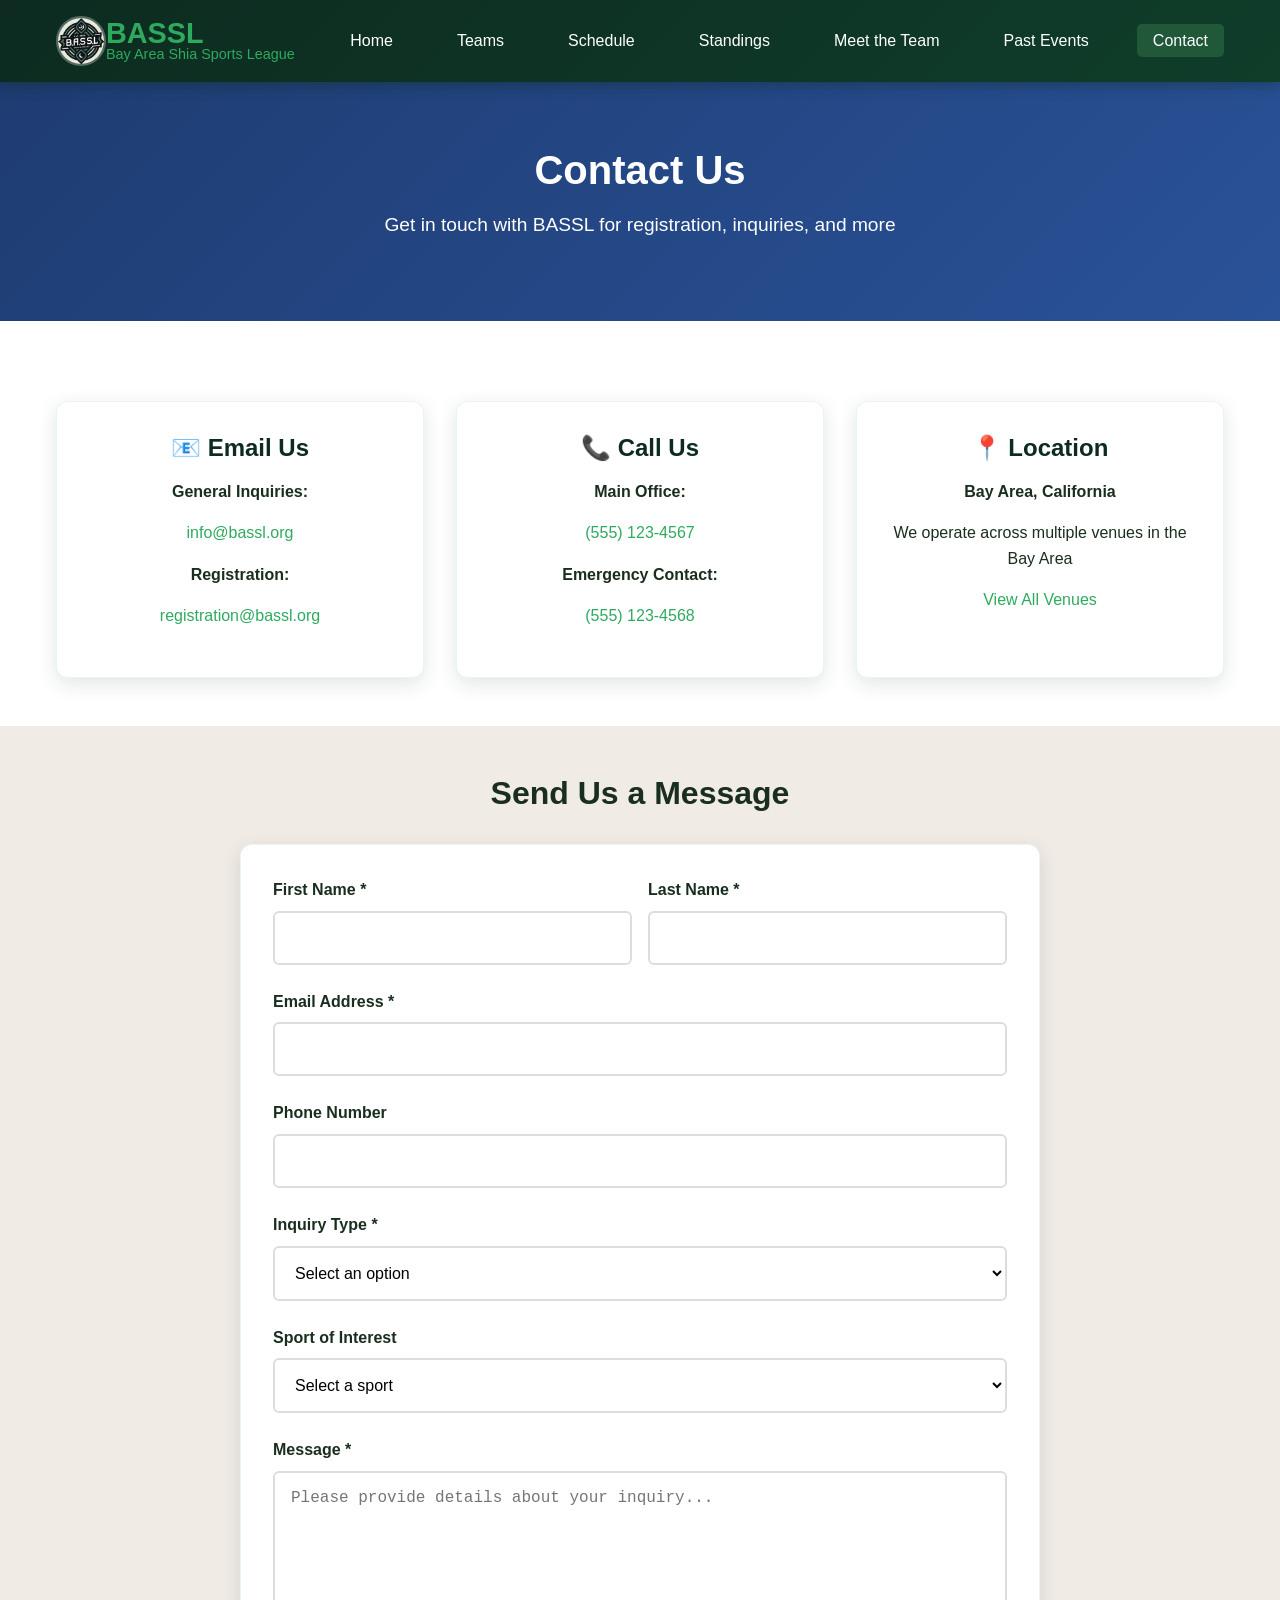
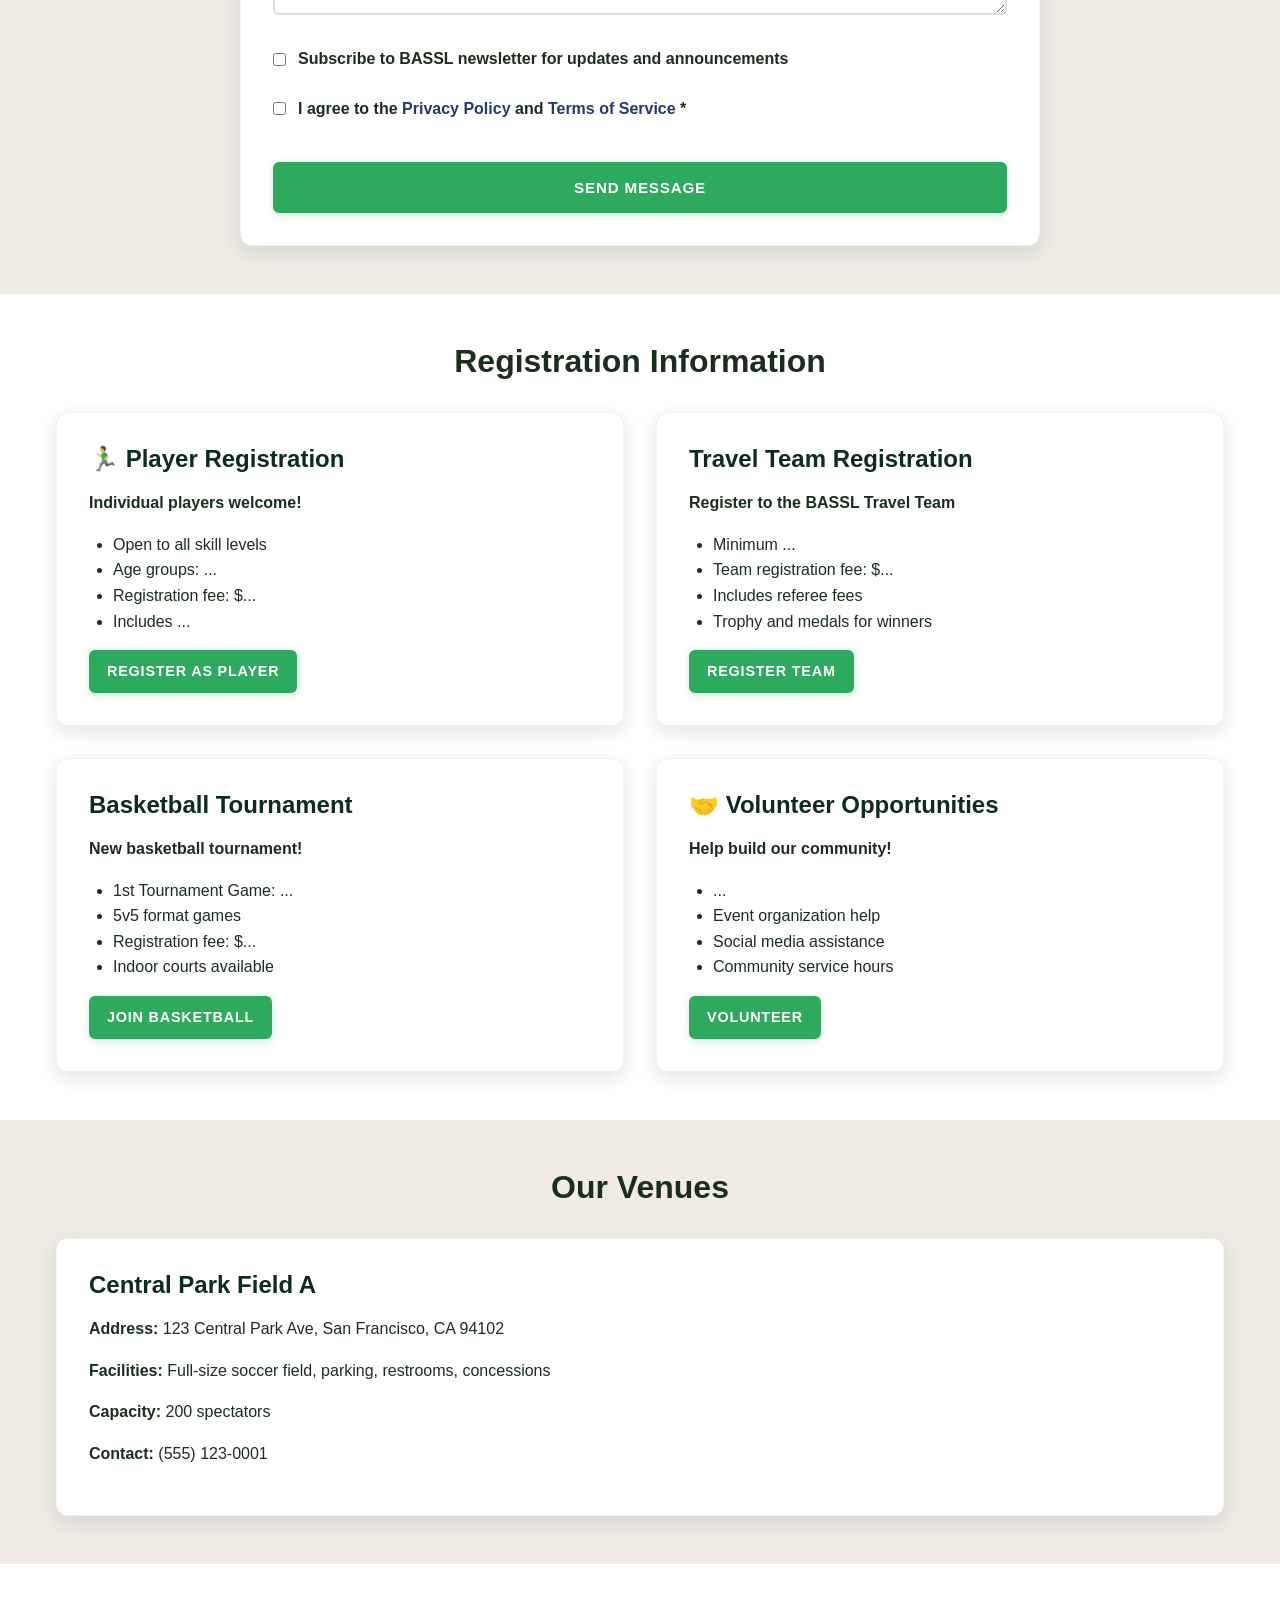
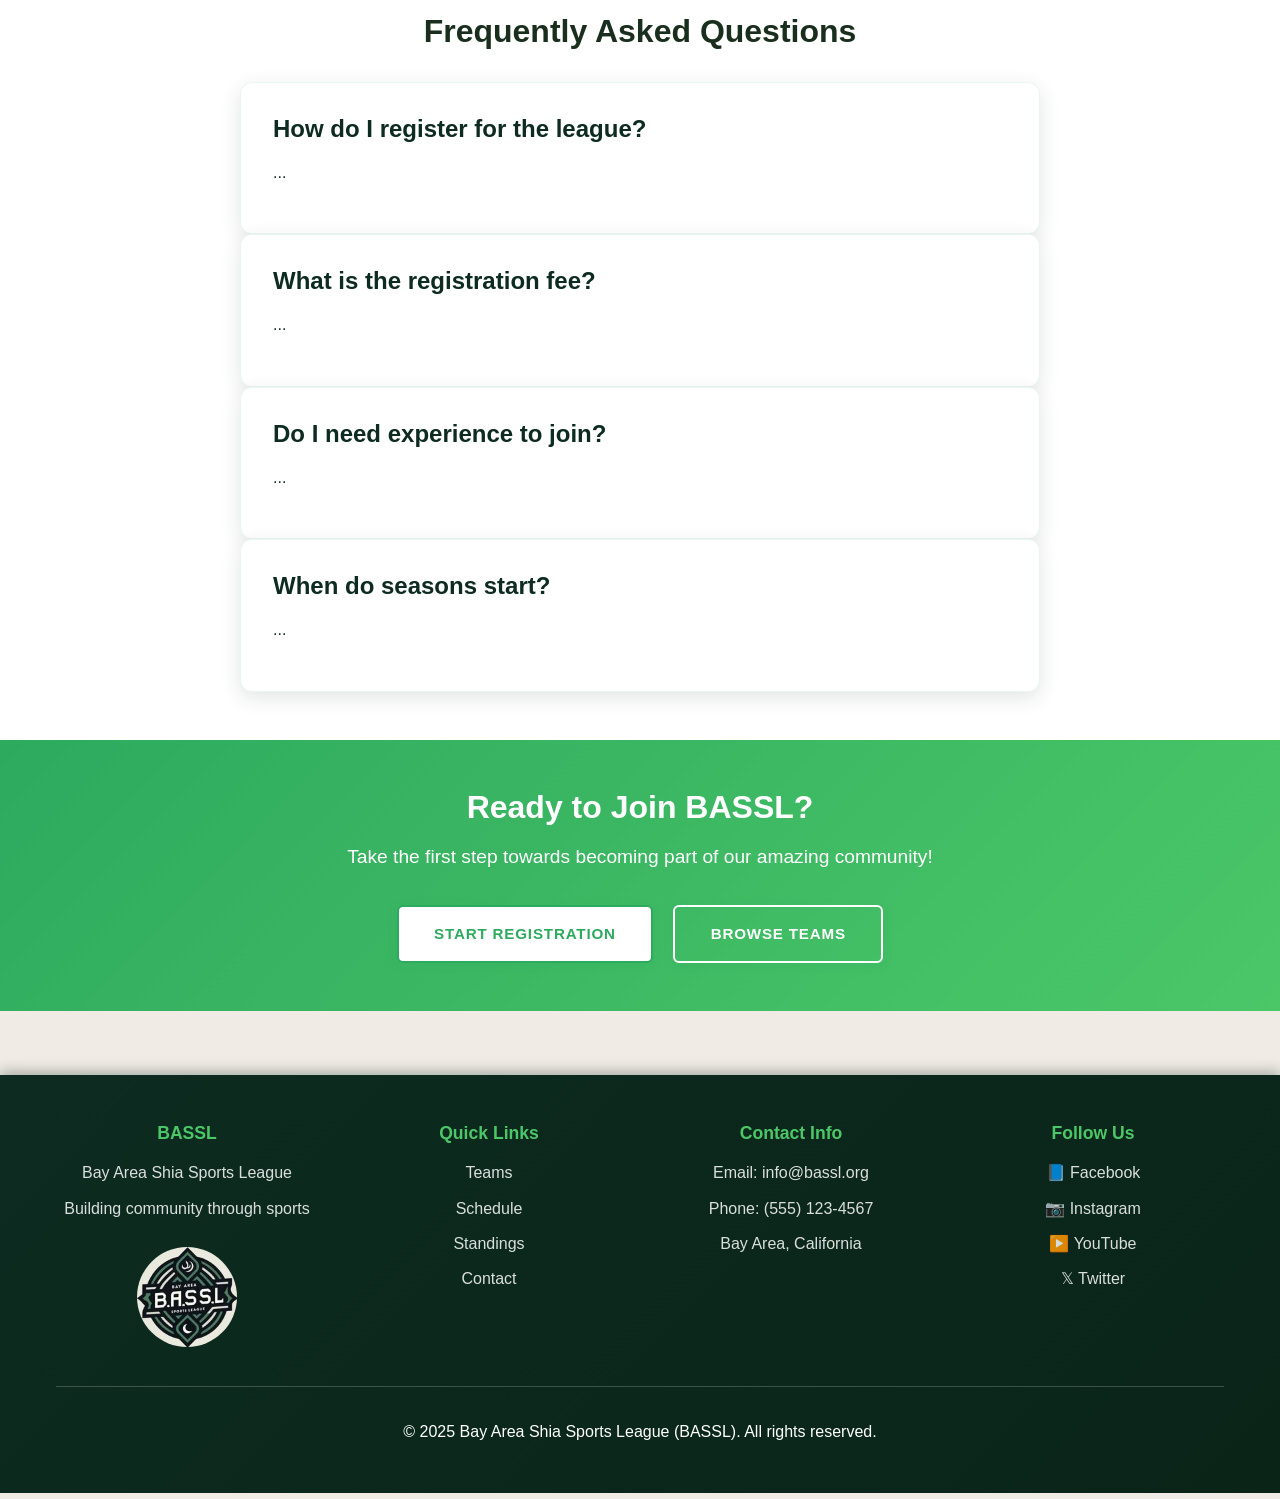
<file: contact/index.html>
<!DOCTYPE html>
<html lang="en">
<head>
    <meta charset="UTF-8">
    <meta name="viewport" content="width=device-width, initial-scale=1.0">
    <meta name="description" content="Contact BASSL - Get in touch with the Bay Area Shia Sports League for registration, inquiries, and more">
    <meta name="keywords" content="BASSL, Contact, Registration, Bay Area, Shia, Sports, League">
    <title>Contact - BASSL</title>
    <link rel="apple-touch-icon" sizes="180x180" href="../apple-touch-icon.png">
    <link rel="icon" type="image/png" sizes="32x32" href="../favicon-32x32.png">
    <link rel="icon" type="image/png" sizes="16x16" href="../favicon-16x16.png">
    <link rel="manifest" href="../site.webmanifest">
    <link rel="stylesheet" href="css/style.css">
</head>

<body>
    <!-- Header and Navigation -->
    <header>
        <div class="container">
            <div class="header-content">
                <div class="logo">
                    <a href="../home/" style="text-decoration: none; display: flex; align-items: center;">
                        <img src="../BASSL logo.jpg" alt="BASSL Logo" class="header-logo-image">
                        <div>
                            <h1>BASSL</h1>
                            <div class="logo-subtitle">Bay Area Shia Sports League</div>
                        </div>
                    </a>
                </div>
                <nav>
                    <button class="menu-toggle" aria-label="Toggle navigation menu">☰</button>
                    <ul id="nav-menu">
                        <li><a href="../home/">Home</a></li>
                        <li><a href="../teams/">Teams</a></li>
                        <li><a href="../schedule/">Schedule</a></li>
                        <li><a href="../standings/">Standings</a></li>
                        <li><a href="../team-members/">Meet the Team</a></li>
                        <li><a href="../past-events/">Past Events</a></li>
                        <li><a href="../contact/" class="active">Contact</a></li>
                    </ul>
                </nav>
            </div>
        </div>
    </header>

    <!-- Page Header -->
    <section class="section" style="background: linear-gradient(135deg, #1e3c72 0%, #2a5298 100%); color: white; padding: 4rem 0;">
        <div class="container text-center">
            <h1>Contact Us</h1>
            <p style="font-size: 1.2rem;">Get in touch with BASSL for registration, inquiries, and more</p>
        </div>
    </section>

    <!-- Contact Information Section -->
    <section class="section" style="background-color: white;">
        <div class="container">
            <div class="card-grid" style="grid-template-columns: repeat(3, 1fr);">
                <div class="card text-center">
                    <h3>📧 Email Us</h3>
                    <p><strong>General Inquiries:</strong></p>
                    <p><a href="mailto:info@bassl.org">info@bassl.org</a></p>
                    <p><strong>Registration:</strong></p>
                    <p><a href="mailto:registration@bassl.org">registration@bassl.org</a></p>
                </div>
                <div class="card text-center">
                    <h3>📞 Call Us</h3>
                    <p><strong>Main Office:</strong></p>
                    <p><a href="tel:+15551234567">(555) 123-4567</a></p>
                    <p><strong>Emergency Contact:</strong></p>
                    <p><a href="tel:+15551234568">(555) 123-4568</a></p>
                </div>
                <div class="card text-center">
                    <h3>📍 Location</h3>
                    <p><strong>Bay Area, California</strong></p>
                    <p>We operate across multiple venues in the Bay Area</p>
                    <p><a href="#venues">View All Venues</a></p>
                </div>
            </div>
        </div>
    </section>

    <!-- Contact Form Section -->
    <section class="section">
        <div class="container">
            <div style="max-width: 800px; margin: 0 auto;">
                <h2 class="text-center mb-2">Send Us a Message</h2>
                <div class="card">
                    <form id="contact-form">
                        <div style="display: grid; grid-template-columns: 1fr 1fr; gap: 1rem;">
                            <div class="form-group">
                                <label for="first-name">First Name *</label>
                                <input type="text" id="first-name" name="first-name" required>
                            </div>
                            <div class="form-group">
                                <label for="last-name">Last Name *</label>
                                <input type="text" id="last-name" name="last-name" required>
                            </div>
                        </div>
                        
                        <div class="form-group">
                            <label for="email">Email Address *</label>
                            <input type="email" id="email" name="email" required>
                        </div>
                        
                        <div class="form-group">
                            <label for="phone">Phone Number</label>
                            <input type="tel" id="phone" name="phone">
                        </div>
                        
                        <div class="form-group">
                            <label for="inquiry-type">Inquiry Type *</label>
                            <select id="inquiry-type" name="inquiry-type" required>
                                <option value="">Select an option</option>
                                <option value="player-registration">Player Registration</option>
                                <option value="team-registration">Team Registration</option>
                                <option value="general-inquiry">General Inquiry</option>
                                <option value="venue-booking">Venue Booking</option>
                                <option value="sponsorship">Sponsorship Opportunity</option>
                                <option value="volunteer">Volunteer Opportunity</option>
                                <option value="complaint">Complaint/Issue</option>
                                <option value="other">Other</option>
                            </select>
                        </div>
                        
                        <div class="form-group">
                            <label for="sport-interest">Sport of Interest</label>
                            <select id="sport-interest" name="sport-interest">
                                <option value="">Select a sport</option>
                                <option value="soccer">Soccer</option>
                                <option value="basketball">Basketball</option>
                                <option value="both">Both Soccer and Basketball</option>
                                <option value="other">Other Sport</option>
                            </select>
                        </div>
                        
                        <div class="form-group">
                            <label for="message">Message *</label>
                            <textarea id="message" name="message" rows="6" required placeholder="Please provide details about your inquiry..."></textarea>
                        </div>
                        
                        <div class="form-group" style="display: flex; align-items: center; gap: 0.75rem;">
                            <input type="checkbox" id="newsletter" name="newsletter" style="width: auto; margin: 0;">
                            <label for="newsletter" style="margin: 0; display: inline;">Subscribe to BASSL newsletter for updates and announcements</label>
                        </div>
                        
                        <div class="form-group" style="display: flex; align-items: center; gap: 0.75rem;">
                            <input type="checkbox" id="privacy" name="privacy" required style="width: auto; margin: 0;">
                            <label for="privacy" style="margin: 0; display: inline;">I agree to the <a href="#" style="color: #1e3c72;">Privacy Policy</a> and <a href="#" style="color: #1e3c72;">Terms of Service</a> *</label>
                        </div>
                        
                        <button type="submit" class="btn" style="width: 100%; margin-top: 1rem;">Send Message</button>
                    </form>
                </div>
            </div>
        </div>
    </section>

    <!-- Registration Information -->
    <section class="section" style="background-color: white;">
        <div class="container">
            <h2 class="text-center mb-2">Registration Information</h2>
            <div class="card-grid" style="grid-template-columns: repeat(2, 1fr);">
                <div class="card">
                    <h3>🏃‍♂️ Player Registration</h3>
                    <p><strong>Individual players welcome!</strong></p>
                    <ul style="margin: 1rem 0; padding-left: 1.5rem;">
                        <li>Open to all skill levels</li>
                        <li>Age groups: ...</li>
                        <li>Registration fee: $...</li>
                        <li>Includes ...</li>
                    </ul>
                    <a href="mailto:registration@bassl.org?subject=Player Registration" class="btn" style="font-size: 0.9rem; padding: 0.5rem 1rem;">Register as Player</a>
                </div>
                
                <div class="card">
                    <h3>Travel Team Registration</h3>
                    <p><strong>Register to the BASSL Travel Team</strong></p>
                    <ul style="margin: 1rem 0; padding-left: 1.5rem;">
                        <li>Minimum ...</li>
                        <li>Team registration fee: $...</li>
                        <li>Includes referee fees</li>
                        <li>Trophy and medals for winners</li>
                    </ul>
                    <a href="mailto:registration@bassl.org?subject=Team Registration" class="btn" style="font-size: 0.9rem; padding: 0.5rem 1rem;">Register Team</a>
                </div>
                
                <div class="card">
                    <h3>Basketball Tournament</h3>
                    <p><strong>New basketball tournament!</strong></p>
                    <ul style="margin: 1rem 0; padding-left: 1.5rem;">
                        <li>1st Tournament Game: ...</li>
                        <li>5v5 format games</li>
                        <li>Registration fee: $...</li>
                        <li>Indoor courts available</li>
                    </ul>
                    <a href="mailto:registration@bassl.org?subject=Basketball Registration" class="btn" style="font-size: 0.9rem; padding: 0.5rem 1rem;">Join Basketball</a>
                </div>
                
                <div class="card">
                    <h3>🤝 Volunteer Opportunities</h3>
                    <p><strong>Help build our community!</strong></p>
                    <ul style="margin: 1rem 0; padding-left: 1.5rem;">
                        <li>...</li>
                        <li>Event organization help</li>
                        <li>Social media assistance</li>
                        <li>Community service hours</li>
                    </ul>
                    <a href="mailto:volunteer@bassl.org?subject=Volunteer Interest" class="btn" style="font-size: 0.9rem; padding: 0.5rem 1rem;">Volunteer</a>
                </div>
            </div>
        </div>
    </section>

    <!-- Venues Section -->
    <section class="section" id="venues">
        <div class="container">
            <h2 class="text-center mb-2">Our Venues</h2>
            <div class="card-grid">
                <div class="card info-card">
                    <h3>Central Park Field A</h3>
                    <p><strong>Address:</strong> 123 Central Park Ave, San Francisco, CA 94102</p>
                    <p><strong>Facilities:</strong> Full-size soccer field, parking, restrooms, concessions</p>
                    <p><strong>Capacity:</strong> 200 spectators</p>
                    <p><strong>Contact:</strong> (555) 123-0001</p>
                </div>
            </div>
        </div>
    </section>

    <!-- FAQ Section -->
    <section class="section" style="background-color: white;">
        <div class="container">
            <h2 class="text-center mb-2">Frequently Asked Questions</h2>
            <div style="max-width: 800px; margin: 0 auto;">
                <div class="card info-card">
                    <h3>How do I register for the league?</h3>
                    <p>...</p>
                </div>
                
                <div class="card info-card">
                    <h3>What is the registration fee?</h3>
                    <p>...</p>
                </div>
                
                <div class="card info-card">
                    <h3>Do I need experience to join?</h3>
                    <p>...</p>
                </div>
                
                <div class="card info-card">
                    <h3>When do seasons start?</h3>
                    <p>...</p>
                </div>
            </div>
        </div>
    </section>

    <!-- Call to Action -->
    <section class="section" style="background: linear-gradient(135deg, var(--accent-emerald) 0%, var(--accent-light) 100%); color: white;">
        <div class="container text-center">
            <h2>Ready to Join BASSL?</h2>
            <p style="font-size: 1.2rem; margin-bottom: 2rem;">Take the first step towards becoming part of our amazing community!</p>
            <div>
                <a href="mailto:registration@bassl.org" class="btn" style="background-color: white; color: var(--accent-emerald); margin-right: 1rem;">Start Registration</a>
                <a href="../teams/" class="btn btn-secondary">Browse Teams</a>
            </div>
        </div>
    </section>

    <!-- Footer -->
    <footer>
        <div class="container">
            <div class="footer-content">
                <div class="footer-section">
                    <h4>BASSL</h4>
                    <p>Bay Area Shia Sports League</p>
                    <p>Building community through sports</p>
                    <img src="../BASSL logo.jpg" alt="BASSL Logo" style="width: 100px; height: 100px; margin-top: 1rem; border-radius: 50%; object-fit: cover;">
                </div>
                <div class="footer-section">
                    <h4>Quick Links</h4>
                    <p><a href="../teams/">Teams</a></p>
                    <p><a href="../schedule/">Schedule</a></p>
                    <p><a href="../standings/">Standings</a></p>
                    <p><a href="../contact/">Contact</a></p>
                </div>
                <div class="footer-section">
                    <h4>Contact Info</h4>
                    <p>Email: info@bassl.org</p>
                    <p>Phone: (555) 123-4567</p>
                    <p>Bay Area, California</p>
                </div>
                <div class="footer-section">
                    <h4>Follow Us</h4>
                    <p><a href="https://www.facebook.com/bashiasportsleague" target="_blank">📘 Facebook</a></p>
                    <p><a href="https://www.instagram.com/bashiasportsleague/" target="_blank">📷 Instagram</a></p>
                    <p><a href="https://www.youtube.com/@bassl_786" target="_blank">▶️ YouTube</a></p>
                    <p><a href="https://twitter.com/bashiasports" target="_blank">𝕏 Twitter</a></p>
                </div>
            </div>
            <div class="footer-bottom">
                <p>&copy; 2025 Bay Area Shia Sports League (BASSL). All rights reserved.</p>
            </div>
        </div>
    </footer>

    <!-- JavaScript for form handling, mobile menu and scroll animations -->
    <script>
        // Initialize scroll animations
        document.addEventListener('DOMContentLoaded', function() {
            const menuToggle = document.querySelector('.menu-toggle');
            const navMenu = document.getElementById('nav-menu');
            
            if (menuToggle && navMenu) {
                menuToggle.addEventListener('click', function() {
                    navMenu.classList.toggle('show');
                    menuToggle.classList.toggle('active');
                    menuToggle.textContent = menuToggle.classList.contains('active') ? '✕' : '☰';
                });
            }

            // Scroll animation observer
            const observerOptions = {
                threshold: 0.1,
                rootMargin: '0px 0px -50px 0px'
            };

            const observer = new IntersectionObserver(function(entries) {
                entries.forEach(entry => {
                    if (entry.isIntersecting) {
                        entry.target.classList.add('in-view');
                        observer.unobserve(entry.target);
                    }
                });
            }, observerOptions);

            // Observe all content sections and cards for scroll animations
            document.querySelectorAll('.section, .card, table, .table-container, .card-grid').forEach(el => {
                el.classList.add('scroll-animate');
                observer.observe(el);
            });
            
            // Form submission handling
            const contactForm = document.getElementById('contact-form');
            if (contactForm) {
                contactForm.addEventListener('submit', function(e) {
                    e.preventDefault();
                    
                    // Basic form validation
                    const requiredFields = contactForm.querySelectorAll('[required]');
                    let isValid = true;
                    
                    requiredFields.forEach(field => {
                        if (!field.value.trim()) {
                            isValid = false;
                            field.style.borderColor = '#dc3545';
                        } else {
                            field.style.borderColor = '#28a745';
                        }
                    });
                    
                    if (isValid) {
                        // In a real application, you would send this data to a server
                        alert('Thank you for your message! We will get back to you within 24 hours.');
                        contactForm.reset();
                        
                        // Reset field border colors
                        requiredFields.forEach(field => {
                            field.style.borderColor = '#dee2e6';
                        });
                    } else {
                        alert('Please fill in all required fields.');
                    }
                });
            }
        });
    </script>
</body>
</html>
</file>
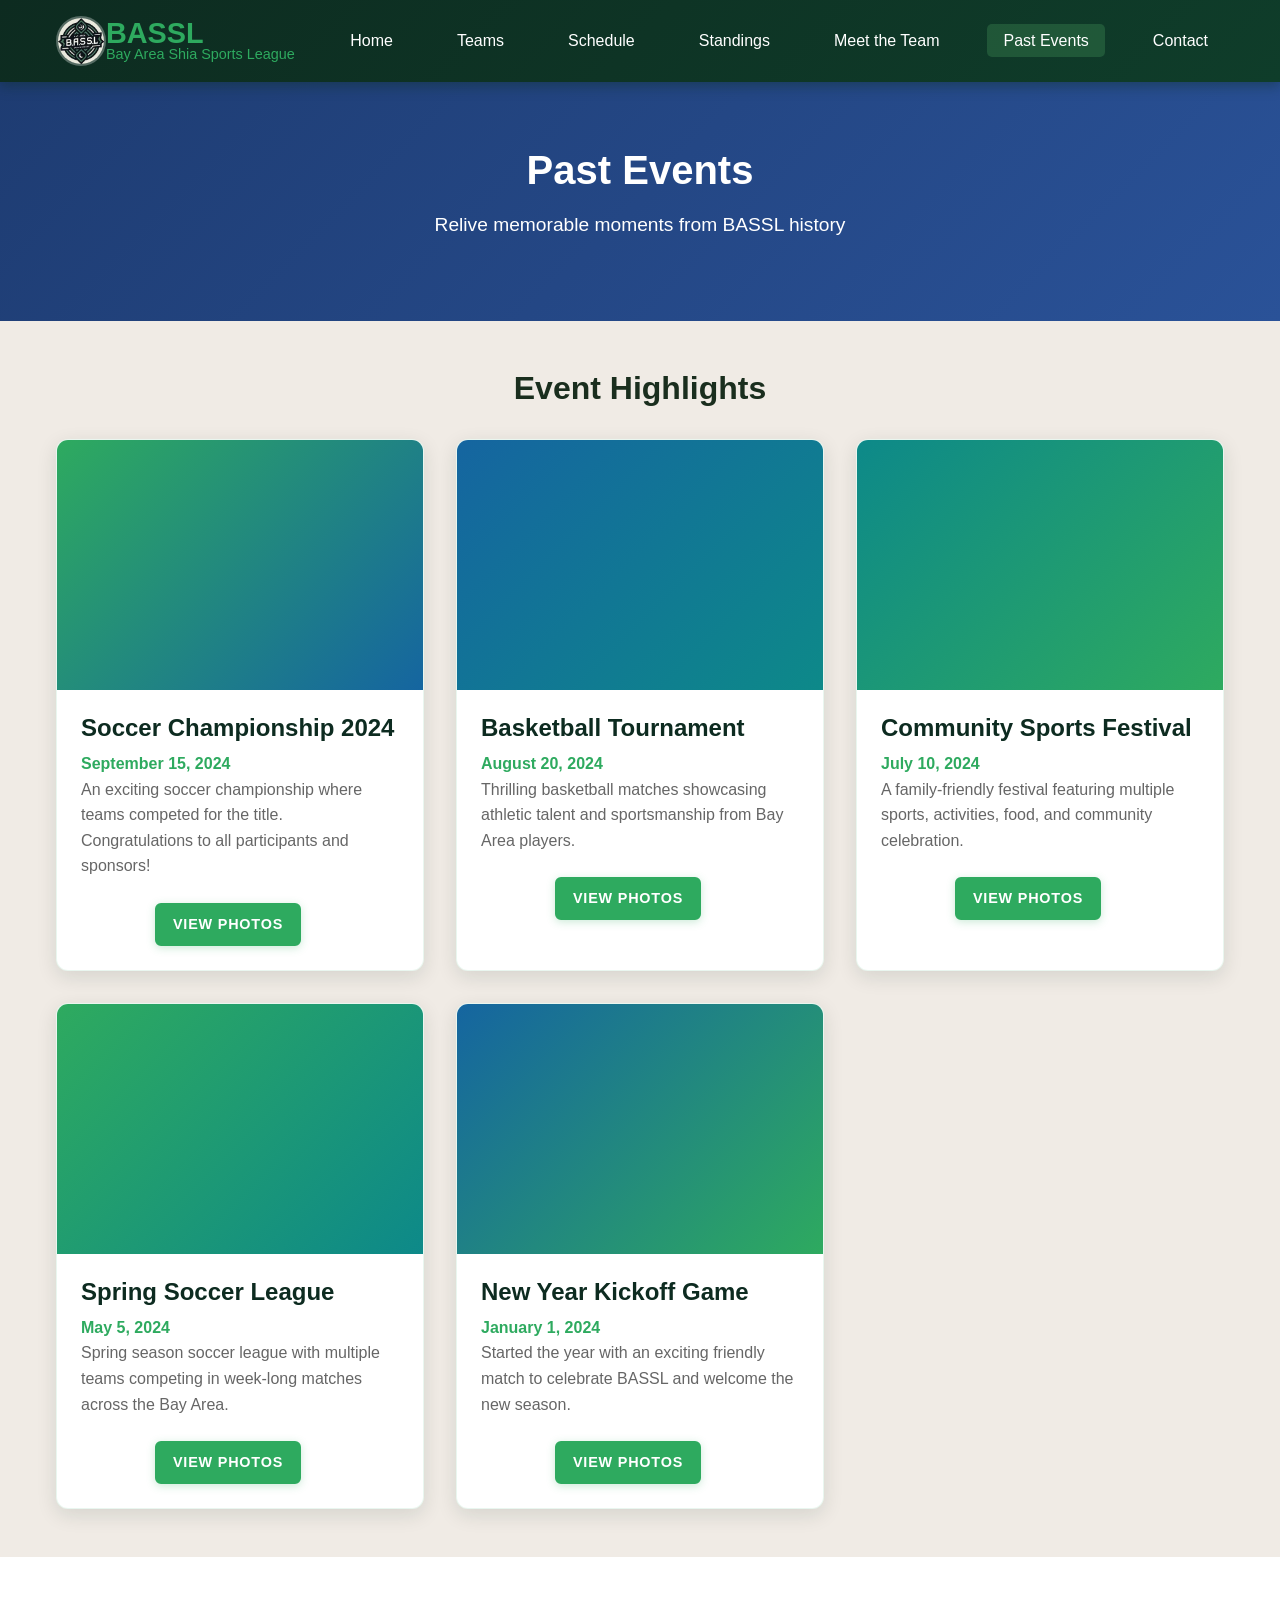
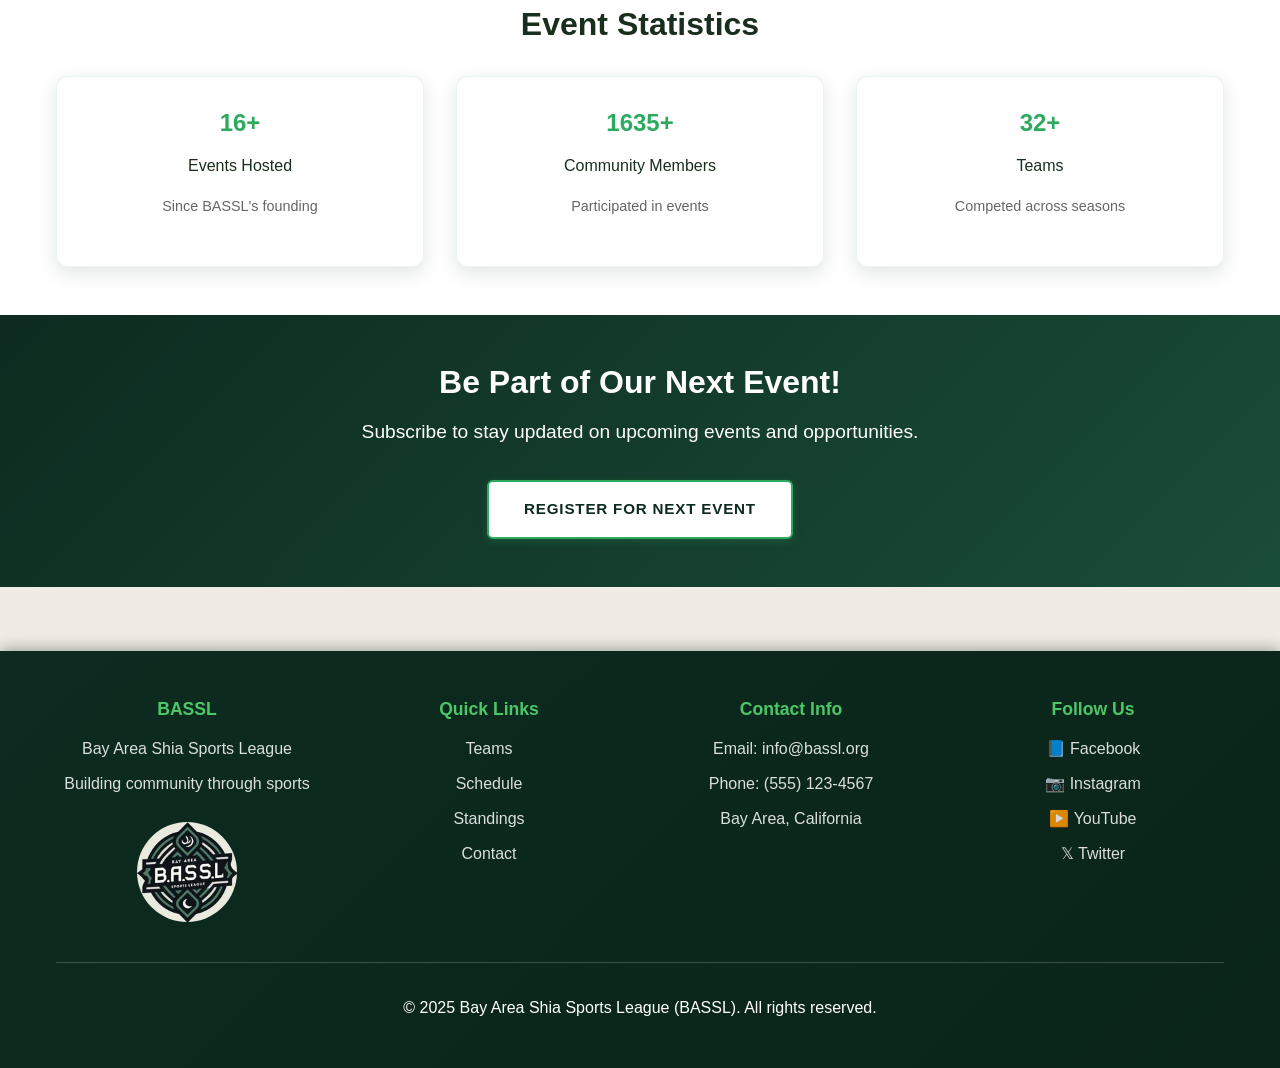
<file: past-events/index.html>
<!DOCTYPE html>
<html lang="en">
<head>
    <meta charset="UTF-8">
    <meta name="viewport" content="width=device-width, initial-scale=1.0">
    <meta name="description" content="BASSL Past Events - Explore memorable moments and highlights from Bay Area Shia Sports League events">
    <meta name="keywords" content="BASSL, Events, Past Events, Photos, Highlights, Bay Area, Shia, Sports">
    <title>Past Events - BASSL</title>
    <link rel="apple-touch-icon" sizes="180x180" href="../apple-touch-icon.png">
    <link rel="icon" type="image/png" sizes="32x32" href="../favicon-32x32.png">
    <link rel="icon" type="image/png" sizes="16x16" href="../favicon-16x16.png">
    <link rel="manifest" href="../site.webmanifest">
    <link rel="stylesheet" href="css/style.css">
</head>

<body>
    <!-- Header and Navigation -->
    <header>
        <div class="container">
            <div class="header-content">
                <div class="logo">
                    <a href="../home/" style="text-decoration: none; display: flex; align-items: center;">
                        <img src="../BASSL logo.jpg" alt="BASSL Logo" class="header-logo-image">
                        <div>
                            <h1>BASSL</h1>
                            <div class="logo-subtitle">Bay Area Shia Sports League</div>
                        </div>
                    </a>
                </div>
                <nav>
                    <button class="menu-toggle" aria-label="Toggle navigation menu">☰</button>
                    <ul id="nav-menu">
                        <li><a href="../home/">Home</a></li>
                        <li><a href="../teams/">Teams</a></li>
                        <li><a href="../schedule/">Schedule</a></li>
                        <li><a href="../standings/">Standings</a></li>
                        <li><a href="../team-members/">Meet the Team</a></li>
                        <li><a href="../past-events/" class="active">Past Events</a></li>
                        <li><a href="../contact/">Contact</a></li>
                    </ul>
                </nav>
            </div>
        </div>
    </header>

    <!-- Page Header -->
    <section class="section" style="background: linear-gradient(135deg, #1e3c72 0%, #2a5298 100%); color: white; padding: 4rem 0;">
        <div class="container text-center">
            <h1>Past Events</h1>
            <p style="font-size: 1.2rem;">Relive memorable moments from BASSL history</p>
        </div>
    </section>

    <!-- Events Gallery Section -->
    <section class="section">
        <div class="container">
            <h2 class="text-center mb-2">Event Highlights</h2>
            <div class="events-grid">
                <div class="event-card">
                    <div class="event-image" style="background: linear-gradient(135deg, #2eaa5f 0%, #1565a0 100%); height: 250px;"></div>
                    <h3>Soccer Championship 2024</h3>
                    <p class="event-date" style="color: var(--accent-emerald); font-weight: 600;">September 15, 2024</p>
                    <p>An exciting soccer championship where teams competed for the title. Congratulations to all participants and sponsors!</p>
                    <div style="text-align: center;">
                        <a href="#" class="btn" style="font-size: 0.9rem; padding: 0.5rem 1rem; display: inline-block;">View Photos</a>
                    </div>
                </div>

                <div class="event-card">
                    <div class="event-image" style="background: linear-gradient(135deg, #1565a0 0%, #0d8989 100%); height: 250px;"></div>
                    <h3>Basketball Tournament</h3>
                    <p class="event-date" style="color: var(--accent-emerald); font-weight: 600;">August 20, 2024</p>
                    <p>Thrilling basketball matches showcasing athletic talent and sportsmanship from Bay Area players.</p>
                    <div style="text-align: center;">
                        <a href="#" class="btn" style="font-size: 0.9rem; padding: 0.5rem 1rem; display: inline-block;">View Photos</a>
                    </div>
                </div>

                <div class="event-card">
                    <div class="event-image" style="background: linear-gradient(135deg, #0d8989 0%, #2eaa5f 100%); height: 250px;"></div>
                    <h3>Community Sports Festival</h3>
                    <p class="event-date" style="color: var(--accent-emerald); font-weight: 600;">July 10, 2024</p>
                    <p>A family-friendly festival featuring multiple sports, activities, food, and community celebration.</p>
                    <div style="text-align: center;">
                        <a href="#" class="btn" style="font-size: 0.9rem; padding: 0.5rem 1rem; display: inline-block;">View Photos</a>
                    </div>
                </div>

                <div class="event-card">
                    <div class="event-image" style="background: linear-gradient(135deg, #2eaa5f 0%, #0d8989 100%); height: 250px;"></div>
                    <h3>Spring Soccer League</h3>
                    <p class="event-date" style="color: var(--accent-emerald); font-weight: 600;">May 5, 2024</p>
                    <p>Spring season soccer league with multiple teams competing in week-long matches across the Bay Area.</p>
                    <div style="text-align: center;">
                        <a href="#" class="btn" style="font-size: 0.9rem; padding: 0.5rem 1rem; display: inline-block;">View Photos</a>
                    </div>
                </div>

                <div class="event-card">
                    <div class="event-image" style="background: linear-gradient(135deg, #1565a0 0%, #2eaa5f 100%); height: 250px;"></div>
                    <h3>New Year Kickoff Game</h3>
                    <p class="event-date" style="color: var(--accent-emerald); font-weight: 600;">January 1, 2024</p>
                    <p>Started the year with an exciting friendly match to celebrate BASSL and welcome the new season.</p>
                    <div style="text-align: center;">
                        <a href="#" class="btn" style="font-size: 0.9rem; padding: 0.5rem 1rem; display: inline-block;">View Photos</a>
                    </div>
                </div>
            </div>
        </div>
    </section>

    <!-- Statistics Section -->
    <section class="section" style="background-color: white;">
        <div class="container">
            <h2 class="text-center mb-2">Event Statistics</h2>
            <div class="card-grid" style="grid-template-columns: repeat(auto-fit, minmax(250px, 1fr));">
                <div class="card info-card text-center">
                    <h3 style="color: var(--accent-emerald);" class="stat-counter" data-target="50">0+</h3>
                    <p>Events Hosted</p>
                    <p style="font-size: 0.9rem; color: #666;">Since BASSL's founding</p>
                </div>
                <div class="card info-card text-center">
                    <h3 style="color: var(--accent-emerald);" class="stat-counter" data-target="5000">0+</h3>
                    <p>Community Members</p>
                    <p style="font-size: 0.9rem; color: #666;">Participated in events</p>
                </div>
                <div class="card info-card text-center">
                    <h3 style="color: var(--accent-emerald);" class="stat-counter" data-target="100">0+</h3>
                    <p>Teams</p>
                    <p style="font-size: 0.9rem; color: #666;">Competed across seasons</p>
                </div>
            </div>
        </div>
    </section>

    <!-- Call to Action Section -->
    <section class="section" style="background: linear-gradient(135deg, var(--primary-dark) 0%, var(--primary-green) 100%); color: white;">
        <div class="container text-center">
            <h2>Be Part of Our Next Event!</h2>
            <p style="font-size: 1.2rem; margin-bottom: 2rem;">Subscribe to stay updated on upcoming events and opportunities.</p>
            <a href="../contact/" class="btn" style="background-color: white; color: var(--primary-dark);">Register for Next Event</a>
        </div>
    </section>

    <!-- Footer -->
    <footer>
        <div class="container">
            <div class="footer-content">
                <div class="footer-section">
                    <h4>BASSL</h4>
                    <p>Bay Area Shia Sports League</p>
                    <p>Building community through sports</p>
                    <img src="../BASSL logo.jpg" alt="BASSL Logo" style="width: 100px; height: 100px; margin-top: 1rem; border-radius: 50%; object-fit: cover;">
                </div>
                <div class="footer-section">
                    <h4>Quick Links</h4>
                    <p><a href="../teams/">Teams</a></p>
                    <p><a href="../schedule/">Schedule</a></p>
                    <p><a href="../standings/">Standings</a></p>
                    <p><a href="../contact/">Contact</a></p>
                </div>
                <div class="footer-section">
                    <h4>Contact Info</h4>
                    <p>Email: info@bassl.org</p>
                    <p>Phone: (555) 123-4567</p>
                    <p>Bay Area, California</p>
                </div>
                <div class="footer-section">
                    <h4>Follow Us</h4>
                    <p><a href="https://www.facebook.com/bashiasportsleague" target="_blank">📘 Facebook</a></p>
                    <p><a href="https://www.instagram.com/bashiasportsleague/" target="_blank">📷 Instagram</a></p>
                    <p><a href="https://www.youtube.com/@bassl_786" target="_blank">▶️ YouTube</a></p>
                    <p><a href="https://twitter.com/bashiasports" target="_blank">𝕏 Twitter</a></p>
                </div>
            </div>
            <div class="footer-bottom">
                <p>&copy; 2025 Bay Area Shia Sports League (BASSL). All rights reserved.</p>
            </div>
        </div>
    </footer>

    <!-- JavaScript for mobile menu and scroll animations -->
    <script>
        // Initialize scroll animations
        document.addEventListener('DOMContentLoaded', function() {
            const menuToggle = document.querySelector('.menu-toggle');
            const navMenu = document.getElementById('nav-menu');
            
            if (menuToggle && navMenu) {
                menuToggle.addEventListener('click', function() {
                    navMenu.classList.toggle('show');
                    menuToggle.classList.toggle('active');
                    menuToggle.textContent = menuToggle.classList.contains('active') ? '✕' : '☰';
                });
            }

            // Scroll animation observer
            const observerOptions = {
                threshold: 0.1,
                rootMargin: '0px 0px -50px 0px'
            };

            const observer = new IntersectionObserver(function(entries) {
                entries.forEach(entry => {
                    if (entry.isIntersecting) {
                        entry.target.classList.add('in-view');
                        observer.unobserve(entry.target);
                    }
                });
            }, observerOptions);

            // Observe all content sections and cards for scroll animations
            document.querySelectorAll('.section, .card, table, .table-container, .card-grid, .event-card').forEach(el => {
                el.classList.add('scroll-animate');
                observer.observe(el);
            });

            // Counter animation for statistics
            const counterObserver = new IntersectionObserver(function(entries) {
                entries.forEach(entry => {
                    if (entry.isIntersecting && !entry.target.classList.contains('counted')) {
                        entry.target.classList.add('counted');
                        const target = parseInt(entry.target.getAttribute('data-target'));
                        const duration = 2000; // 2 seconds
                        const startTime = Date.now();
                        
                        const animate = () => {
                            const elapsed = Date.now() - startTime;
                            const progress = Math.min(elapsed / duration, 1);
                            const current = Math.floor(progress * target);
                            entry.target.textContent = current + '+';
                            
                            if (progress < 1) {
                                requestAnimationFrame(animate);
                            }
                        };
                        animate();
                        counterObserver.unobserve(entry.target);
                    }
                });
            }, { threshold: 0.5 });

            document.querySelectorAll('.stat-counter').forEach(el => {
                counterObserver.observe(el);
            });
        });
    </script>
</body>
</html>
</file>
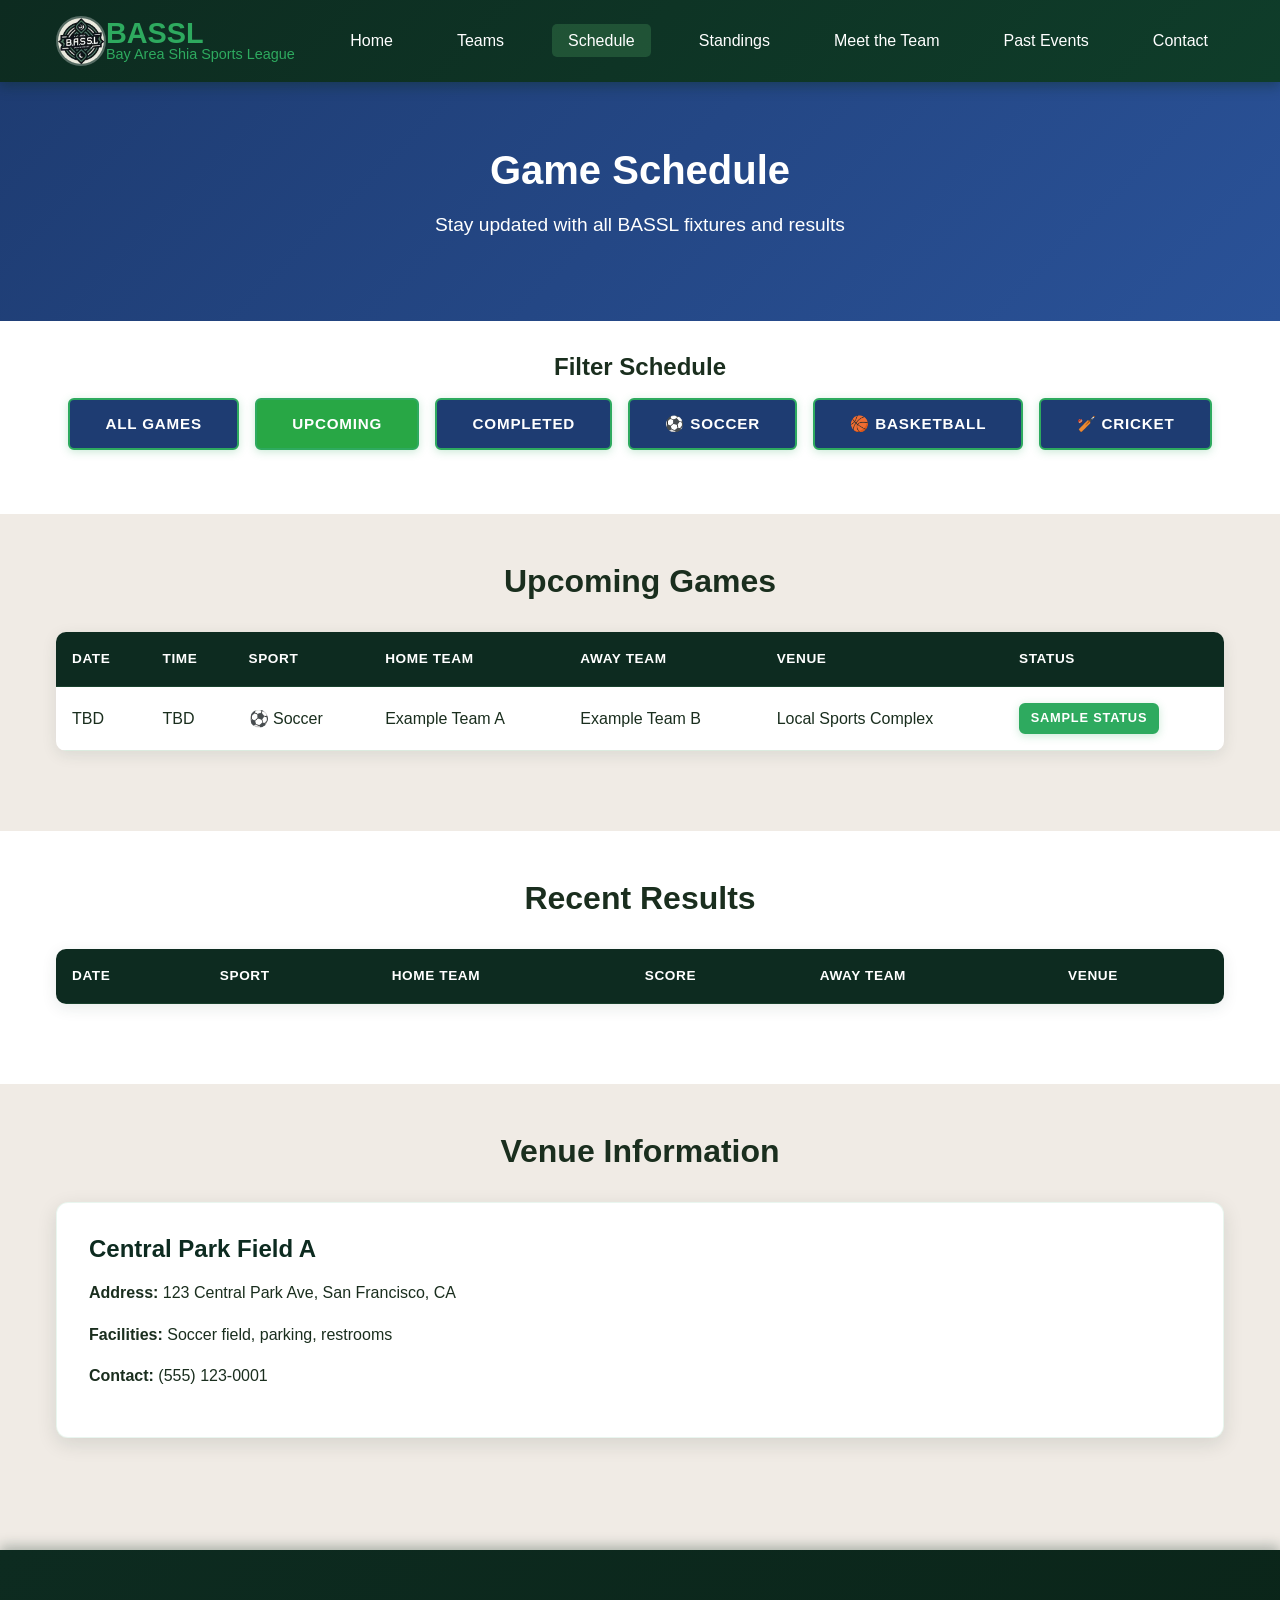
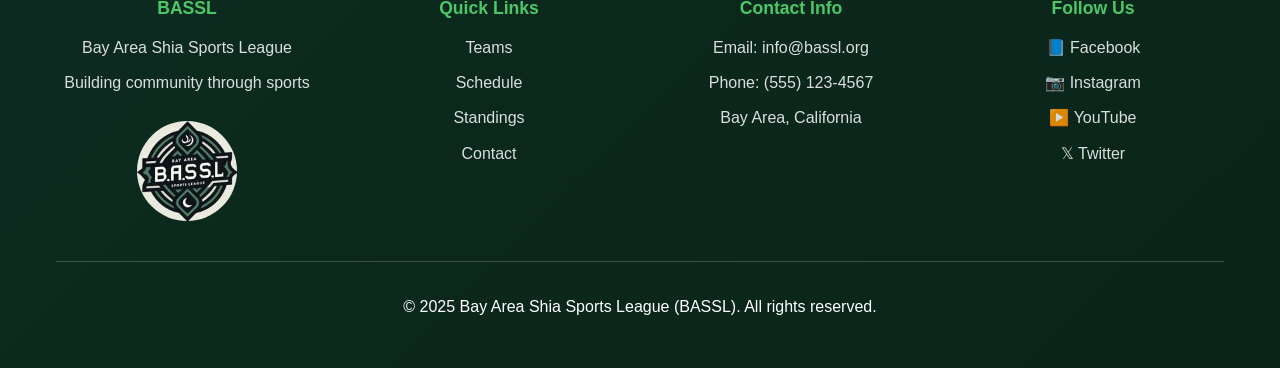
<file: schedule/index.html>
<!DOCTYPE html>
<html lang="en">
<head>
    <meta charset="UTF-8">
    <meta name="viewport" content="width=device-width, initial-scale=1.0">
    <meta name="description" content="BASSL Schedule - View all upcoming games and fixtures for the Bay Area Shia Sports League">
    <meta name="keywords" content="BASSL, Schedule, Games, Fixtures, Bay Area, Shia, Sports">
    <title>Schedule - BASSL</title>
    <link rel="apple-touch-icon" sizes="180x180" href="../apple-touch-icon.png">
    <link rel="icon" type="image/png" sizes="32x32" href="../favicon-32x32.png">
    <link rel="icon" type="image/png" sizes="16x16" href="../favicon-16x16.png">
    <link rel="manifest" href="../site.webmanifest">
    <link rel="stylesheet" href="css/style.css">
</head>

<body>
    <!-- Header and Navigation -->
    <header>
        <div class="container">
            <div class="header-content">
                <div class="logo">
                    <a href="../home/" style="text-decoration: none; display: flex; align-items: center;">
                        <img src="../BASSL logo.jpg" alt="BASSL Logo" class="header-logo-image">
                        <div>
                            <h1>BASSL</h1>
                            <div class="logo-subtitle">Bay Area Shia Sports League</div>
                        </div>
                    </a>
                </div>
                <nav>
                    <button class="menu-toggle" aria-label="Toggle navigation menu">☰</button>
                    <ul id="nav-menu">
                        <li><a href="../home/">Home</a></li>
                        <li><a href="../teams/">Teams</a></li>
                        <li><a href="../schedule/" class="active">Schedule</a></li>
                        <li><a href="../standings/">Standings</a></li>
                        <li><a href="../team-members/">Meet the Team</a></li>
                        <li><a href="../past-events/">Past Events</a></li>
                        <li><a href="../contact/">Contact</a></li>
                    </ul>
                </nav>
            </div>
        </div>
    </header>

    <!-- Page Header -->
    <section class="section" style="background: linear-gradient(135deg, #1e3c72 0%, #2a5298 100%); color: white; padding: 4rem 0;">
        <div class="container text-center">
            <h1>Game Schedule</h1>
            <p style="font-size: 1.2rem;">Stay updated with all BASSL fixtures and results</p>
        </div>
    </section>

    <!-- Schedule Filter Section -->
    <section class="section" style="background-color: white; padding: 2rem 0;">
        <div class="container">
            <div class="text-center mb-2">
                <h3>Filter Schedule</h3>
                <div style="display: flex; justify-content: center; gap: 1rem; flex-wrap: wrap; margin-top: 1rem;">
                    <button class="btn" onclick="showSchedule('all')" id="btn-all">All Games</button>
                    <button class="btn" onclick="showSchedule('upcoming')" id="btn-upcoming" style="background-color: #28a745;">Upcoming</button>
                    <button class="btn" onclick="showSchedule('completed')" id="btn-completed">Completed</button>
                    <button class="btn" onclick="showSchedule('soccer')" id="btn-soccer">⚽ Soccer</button>
                    <button class="btn" onclick="showSchedule('basketball')" id="btn-basketball">🏀 Basketball</button>
                    <button class="btn" onclick="showSchedule('cricket')" id="btn-cricket">🏏 Cricket</button>
                </div>
            </div>
        </div>
    </section>

    <!-- Upcoming Games Section -->
    <section class="section" id="upcoming-section">
        <div class="container">
            <h2 class="text-center mb-2">Upcoming Games</h2>
            <div class="table-container">
                <table>
                    <thead>
                        <tr>
                            <th>Date</th>
                            <th>Time</th>
                            <th>Sport</th>
                            <th>Home Team</th>
                            <th>Away Team</th>
                            <th>Venue</th>
                            <th>Status</th>
                        </tr>
                    </thead>
                    <tbody>
                        <tr class="upcoming soccer">
                            <td>TBD</td>
                            <td>TBD</td>
                            <td>⚽ Soccer</td>
                            <td>Example Team A</td>
                            <td>Example Team B</td>
                            <td>Local Sports Complex</td>
                            <td><span class="btn" style="font-size: 0.8rem; padding: 0.2rem 0.6rem;">Sample Status</span></td>
                        </tr>
                    </tbody>
                </table>
            </div>
        </div>
    </section>

    <!-- Recent Results Section -->
    <section class="section" style="background-color: white;" id="completed-section">
        <div class="container">
            <h2 class="text-center mb-2">Recent Results</h2>
            <div class="table-container">
                <table>
                    <thead>
                        <tr>
                            <th>Date</th>
                            <th>Sport</th>
                            <th>Home Team</th>
                            <th>Score</th>
                            <th>Away Team</th>
                            <th>Venue</th>
                        </tr>
                    </thead>
                    <tbody>
                        <tr class="completed soccer">
                            <td>TBD</td>
                            <td>⚽ Soccer</td>
                            <td>Example Team A</td>
                            <td><strong>0 - 0</strong></td>
                            <td>Example Team B</td>
                            <td>Local Sports Complex</td>
                        </tr>
                    </tbody>
                </table>
            </div>
        </div>
    </section>

    <!-- Venue Information Section -->
    <section class="section">
        <div class="container">
            <h2 class="text-center mb-2">Venue Information</h2>
            <div class="card-grid">
                <div class="card info-card">
                    <h3>Central Park Field A</h3>
                    <p><strong>Address:</strong> 123 Central Park Ave, San Francisco, CA</p>
                    <p><strong>Facilities:</strong> Soccer field, parking, restrooms</p>
                    <p><strong>Contact:</strong> (555) 123-0001</p>
                </div>
            </div>
        </div>
    </section>

    <!-- Footer -->
    <footer>
        <div class="container">
            <div class="footer-content">
                <div class="footer-section">
                    <h4>BASSL</h4>
                    <p>Bay Area Shia Sports League</p>
                    <p>Building community through sports</p>
                    <img src="../BASSL logo.jpg" alt="BASSL Logo" style="width: 100px; height: 100px; margin-top: 1rem; border-radius: 50%; object-fit: cover;">
                </div>
                <div class="footer-section">
                    <h4>Quick Links</h4>
                    <p><a href="../teams/">Teams</a></p>
                    <p><a href="../schedule/">Schedule</a></p>
                    <p><a href="../standings/">Standings</a></p>
                    <p><a href="../contact/">Contact</a></p>
                </div>
                <div class="footer-section">
                    <h4>Contact Info</h4>
                    <p>Email: info@bassl.org</p>
                    <p>Phone: (555) 123-4567</p>
                    <p>Bay Area, California</p>
                </div>
                <div class="footer-section">
                    <h4>Follow Us</h4>
                    <p><a href="https://www.facebook.com/bashiasportsleague" target="_blank">📘 Facebook</a></p>
                    <p><a href="https://www.instagram.com/bashiasportsleague/" target="_blank">📷 Instagram</a></p>
                    <p><a href="https://www.youtube.com/@bassl_786" target="_blank">▶️ YouTube</a></p>
                    <p><a href="https://twitter.com/bashiasports" target="_blank">𝕏 Twitter</a></p>
                </div>
            </div>
            <div class="footer-bottom">
                <p>&copy; 2025 Bay Area Shia Sports League (BASSL). All rights reserved.</p>
            </div>
        </div>
    </footer>

    <!-- JavaScript for schedule filtering, mobile menu and scroll animations -->
    <script>
        // Initialize scroll animations
        document.addEventListener('DOMContentLoaded', function() {
            const menuToggle = document.querySelector('.menu-toggle');
            const navMenu = document.getElementById('nav-menu');
            
            if (menuToggle && navMenu) {
                menuToggle.addEventListener('click', function() {
                    navMenu.classList.toggle('show');
                    menuToggle.classList.toggle('active');
                    menuToggle.textContent = menuToggle.classList.contains('active') ? '✕' : '☰';
                });
            }

            // Scroll animation observer
            const observerOptions = {
                threshold: 0.1,
                rootMargin: '0px 0px -50px 0px'
            };

            const observer = new IntersectionObserver(function(entries) {
                entries.forEach(entry => {
                    if (entry.isIntersecting) {
                        entry.target.classList.add('in-view');
                        observer.unobserve(entry.target);
                    }
                });
            }, observerOptions);

            // Observe all content sections and cards for scroll animations
            document.querySelectorAll('.section, .card, table, .table-container, .card-grid').forEach(el => {
                el.classList.add('scroll-animate');
                observer.observe(el);
            });
        });

        // Schedule filtering function
        function showSchedule(filter) {
            const allRows = document.querySelectorAll('tbody tr');
            const buttons = document.querySelectorAll('[id^="btn-"]');
            
            // Reset button styles
            buttons.forEach(btn => {
                btn.style.backgroundColor = '#1e3c72';
                btn.style.color = 'white';
            });
            
            // Highlight active button
            const activeBtn = document.getElementById('btn-' + filter);
            if (activeBtn) {
                activeBtn.style.backgroundColor = '#28a745';
                activeBtn.style.color = 'white';
            }
            
            // Show/hide rows based on filter
            allRows.forEach(row => {
                if (filter === 'all') {
                    row.style.display = '';
                } else if (filter === 'upcoming') {
                    row.style.display = row.classList.contains('upcoming') ? '' : 'none';
                } else if (filter === 'completed') {
                    row.style.display = row.classList.contains('completed') ? '' : 'none';
                } else if (filter === 'soccer') {
                    row.style.display = row.classList.contains('soccer') ? '' : 'none';
                } else if (filter === 'basketball') {
                    row.style.display = row.classList.contains('basketball') ? '' : 'none';
                } else if (filter === 'cricket') {
                    row.style.display = row.classList.contains('cricket') ? '' : 'none';
                }
            });
        }

        // Initialize with upcoming games
        document.addEventListener('DOMContentLoaded', function() {
            showSchedule('upcoming');
        });
    </script>
</body>
</html>
</file>
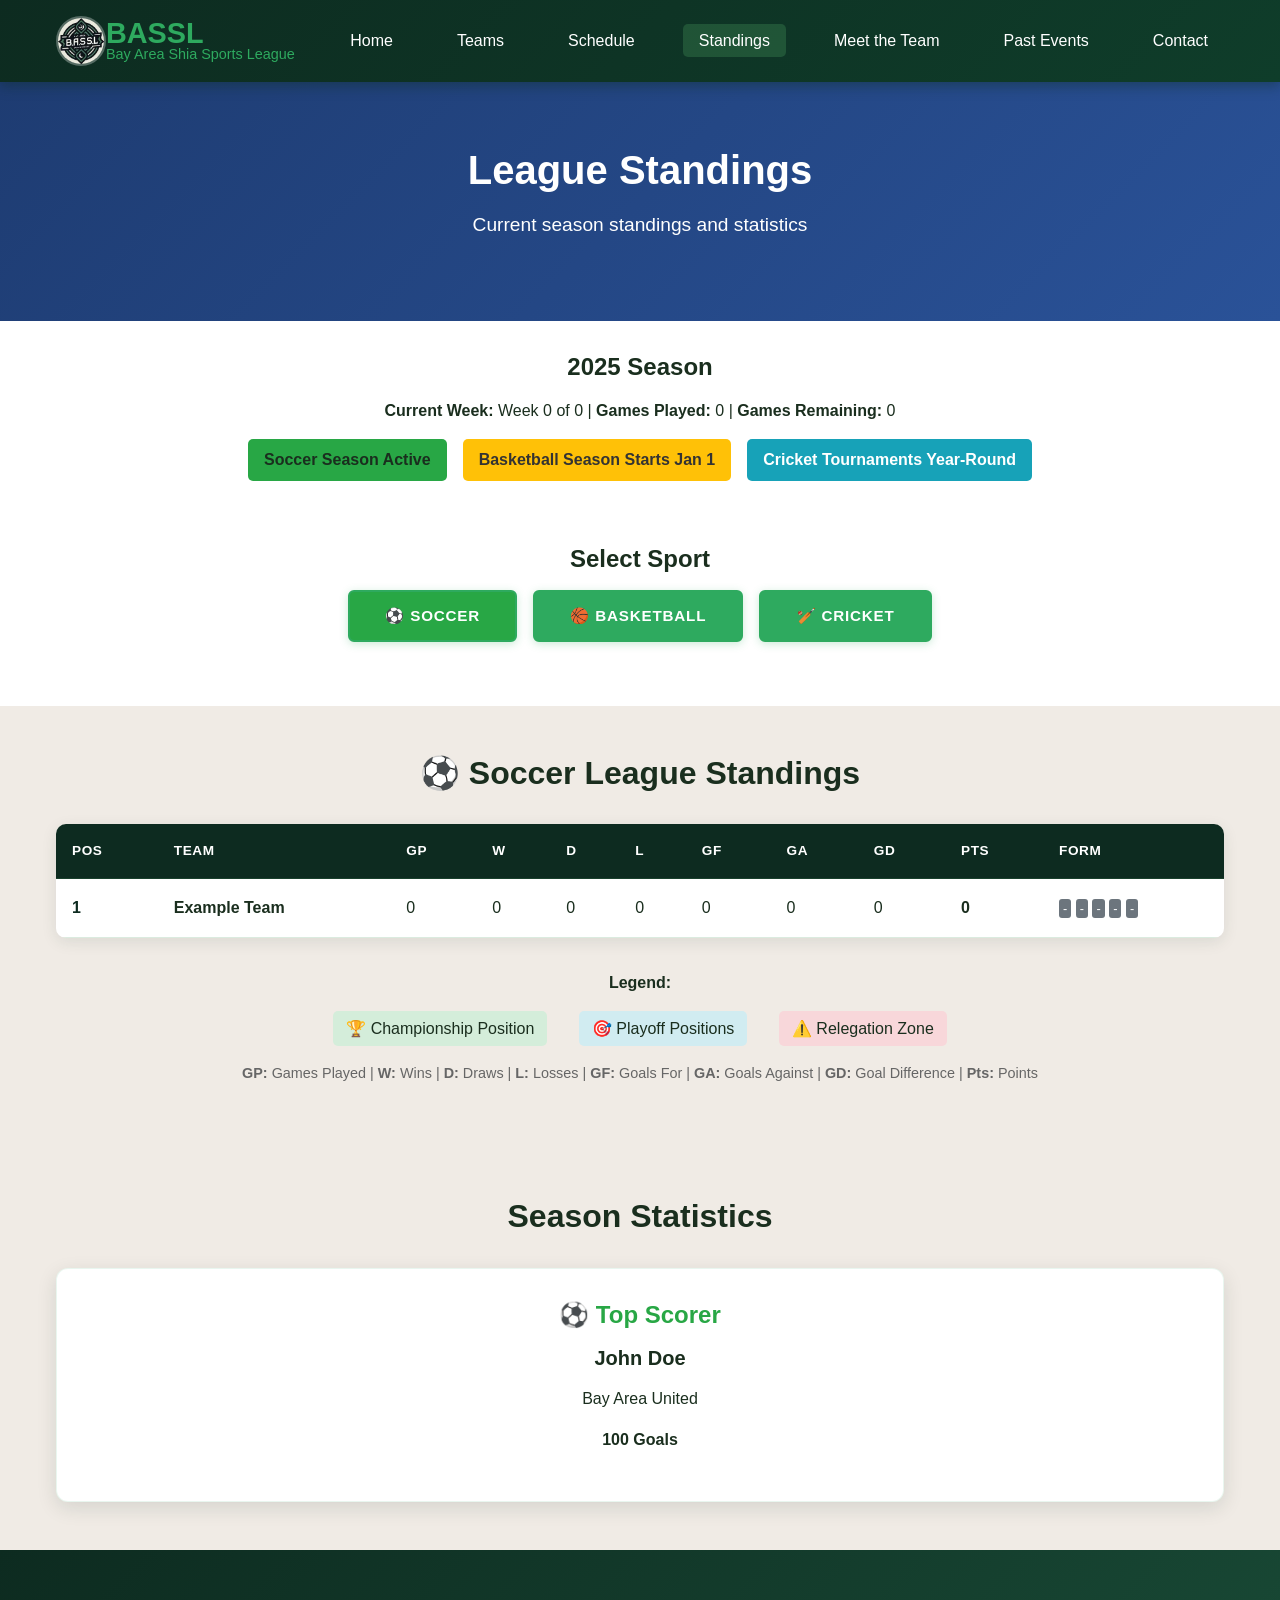
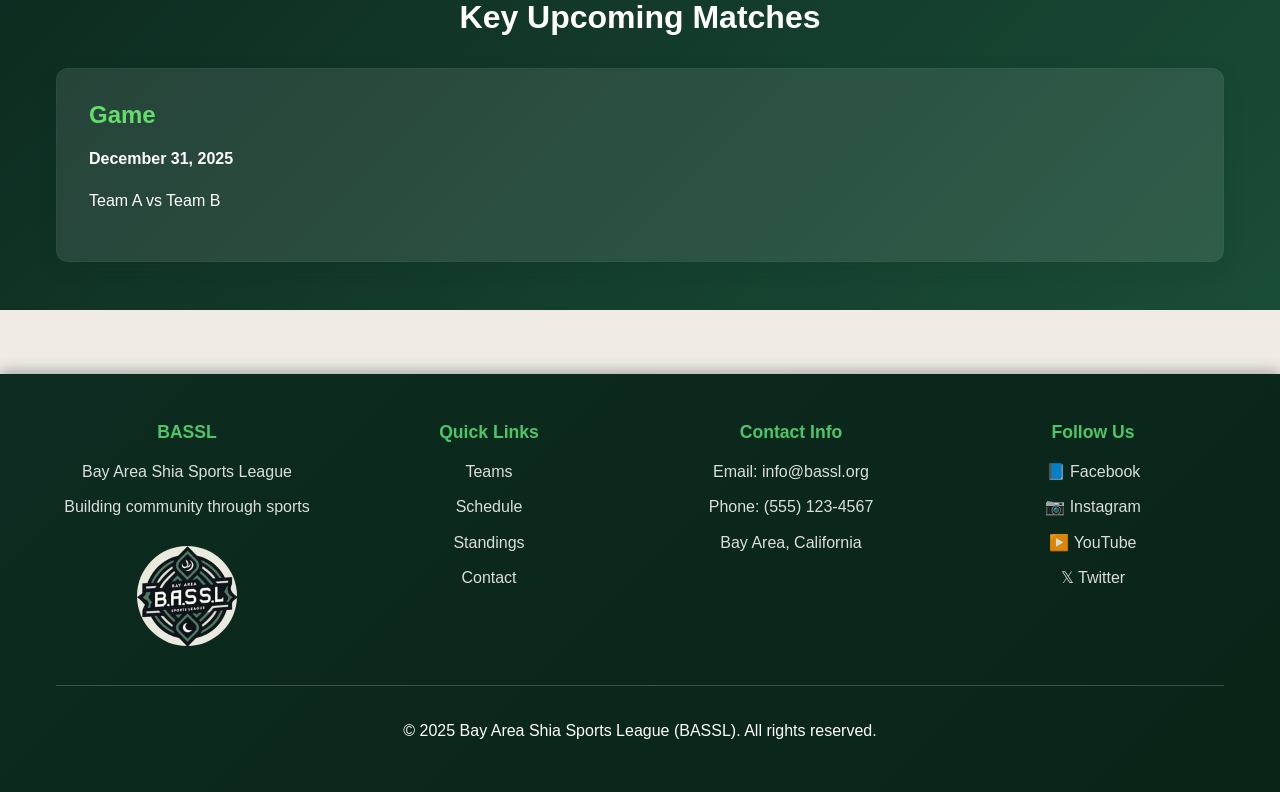
<file: standings/index.html>
<!DOCTYPE html>
<html lang="en">
<head>
    <meta charset="UTF-8">
    <meta name="viewport" content="width=device-width, initial-scale=1.0">
    <meta name="description" content="BASSL Standings - Current league table and team statistics for Bay Area Shia Sports League">
    <meta name="keywords" content="BASSL, Standings, League Table, Statistics, Bay Area, Shia, Sports">
    <title>Standings - BASSL</title>
    <link rel="apple-touch-icon" sizes="180x180" href="../apple-touch-icon.png">
    <link rel="icon" type="image/png" sizes="32x32" href="../favicon-32x32.png">
    <link rel="icon" type="image/png" sizes="16x16" href="../favicon-16x16.png">
    <link rel="manifest" href="../site.webmanifest">
    <link rel="stylesheet" href="css/style.css">
</head>

<body>
    <!-- Header and Navigation -->
    <header>
        <div class="container">
            <div class="header-content">
                <div class="logo">
                    <a href="../home/" style="text-decoration: none; display: flex; align-items: center;">
                        <img src="../BASSL logo.jpg" alt="BASSL Logo" class="header-logo-image">
                        <div>
                            <h1>BASSL</h1>
                            <div class="logo-subtitle">Bay Area Shia Sports League</div>
                        </div>
                    </a>
                </div>
                <nav>
                    <button class="menu-toggle" aria-label="Toggle navigation menu">☰</button>
                    <ul id="nav-menu">
                        <li><a href="../home/">Home</a></li>
                        <li><a href="../teams/">Teams</a></li>
                        <li><a href="../schedule/">Schedule</a></li>
                        <li><a href="../standings/" class="active">Standings</a></li>
                        <li><a href="../team-members/">Meet the Team</a></li>
                        <li><a href="../past-events/">Past Events</a></li>
                        <li><a href="../contact/">Contact</a></li>
                    </ul>
                </nav>
            </div>
        </div>
    </header>

    <!-- Page Header -->
    <section class="section" style="background: linear-gradient(135deg, #1e3c72 0%, #2a5298 100%); color: white; padding: 4rem 0;">
        <div class="container text-center">
            <h1>League Standings</h1>
            <p style="font-size: 1.2rem;">Current season standings and statistics</p>
        </div>
    </section>

    <!-- Season Info -->
    <section class="section" style="background-color: white; padding: 2rem 0;">
        <div class="container text-center">
            <h3>2025 Season</h3>
            <p><strong>Current Week:</strong> Week 0 of 0 | <strong>Games Played:</strong> 0 | <strong>Games Remaining:</strong> 0</p>
            <div style="margin-top: 1rem; display: flex; justify-content: center; gap: 1rem; flex-wrap: wrap;">
                <span style="background-color: #28a745; padding: 0.5rem 1rem; border-radius: 5px; white-space: nowrap;"><strong>Soccer Season Active</strong></span>
                <span style="background-color: #ffc107; color: #333; padding: 0.5rem 1rem; border-radius: 5px; white-space: nowrap;"><strong>Basketball Season Starts Jan 1</strong></span>
                <span style="background-color: #17a2b8; color: white; padding: 0.5rem 1rem; border-radius: 5px; white-space: nowrap;"><strong>Cricket Tournaments Year-Round</strong></span>
            </div>
        </div>
    </section>

    <!-- Sport Filter Tabs -->
    <section class="section" style="background-color: white; padding: 2rem 0;">
        <div class="container">
            <div class="text-center mb-2">
                <h3>Select Sport</h3>
                <div style="display: flex; justify-content: center; gap: 1rem; flex-wrap: wrap; margin-top: 1rem;">
                    <button class="btn sport-filter-btn" onclick="showStandings('soccer')" id="btn-sport-soccer" style="background-color: #28a745;">⚽ Soccer</button>
                    <button class="btn sport-filter-btn" onclick="showStandings('basketball')" id="btn-sport-basketball">🏀 Basketball</button>
                    <button class="btn sport-filter-btn" onclick="showStandings('cricket')" id="btn-sport-cricket">🏏 Cricket</button>
                </div>
            </div>
        </div>
    </section>

    <!-- Soccer Standings -->
    <section class="section" id="soccer-standings-section">
        <div class="container">
            <h2 class="text-center mb-2">⚽ Soccer League Standings</h2>
            <div class="table-container">
                <table class="standings-table">
                    <thead>
                        <tr>
                            <th>Pos</th>
                            <th>Team</th>
                            <th>GP</th>
                            <th>W</th>
                            <th>D</th>
                            <th>L</th>
                            <th>GF</th>
                            <th>GA</th>
                            <th>GD</th>
                            <th>Pts</th>
                            <th>Form</th>
                        </tr>
                    </thead>
                    <tbody>
                        <tr>
                            <td>1</td>
                            <td><strong>Example Team</strong></td>
                            <td>0</td>
                            <td>0</td>
                            <td>0</td>
                            <td>0</td>
                            <td>0</td>
                            <td>0</td>
                            <td>0</td>
                            <td><strong>0</strong></td>
                            <td>
                                <span style="background: #6c757d; color: white; padding: 2px 4px; border-radius: 3px; font-size: 0.8rem;">-</span>
                                <span style="background: #6c757d; color: white; padding: 2px 4px; border-radius: 3px; font-size: 0.8rem;">-</span>
                                <span style="background: #6c757d; color: white; padding: 2px 4px; border-radius: 3px; font-size: 0.8rem;">-</span>
                                <span style="background: #6c757d; color: white; padding: 2px 4px; border-radius: 3px; font-size: 0.8rem;">-</span>
                                <span style="background: #6c757d; color: white; padding: 2px 4px; border-radius: 3px; font-size: 0.8rem;">-</span>
                            </td>
                        </tr>
                    </tbody>
                </table>
            </div>
            
            <!-- Legend -->
            <div style="margin-top: 1rem; text-align: center;">
                <p><strong>Legend:</strong></p>
                <div style="display: flex; justify-content: center; gap: 2rem; flex-wrap: wrap; margin-top: 0.5rem;">
                    <span style="background-color: #d4edda; padding: 0.3rem 0.8rem; border-radius: 5px;">🏆 Championship Position</span>
                    <span style="background-color: #d1ecf1; padding: 0.3rem 0.8rem; border-radius: 5px;">🎯 Playoff Positions</span>
                    <span style="background-color: #f8d7da; padding: 0.3rem 0.8rem; border-radius: 5px;">⚠️ Relegation Zone</span>
                </div>
                <p style="margin-top: 1rem; font-size: 0.9rem; color: #666;">
                    <strong>GP:</strong> Games Played | <strong>W:</strong> Wins | <strong>D:</strong> Draws | <strong>L:</strong> Losses | 
                    <strong>GF:</strong> Goals For | <strong>GA:</strong> Goals Against | <strong>GD:</strong> Goal Difference | <strong>Pts:</strong> Points
                </p>
            </div>
        </div>
    </section>

    <!-- Basketball Standings (Placeholder) -->
    <section class="section" style="background-color: white; display: none;" id="basketball-standings-section">
        <div class="container">
            <h2 class="text-center mb-2">🏀 Basketball League Standings</h2>
            <div class="text-center" style="padding: 3rem 0;">
                <h3 style="color: #666;">Season Starts Jan 1, 2025</h3>
                <p style="color: #666; margin-bottom: 2rem;">Basketball standings will be available once the season begins.</p>
                <div class="card-grid" style="max-width: 800px; margin: 0 auto;">
                    <div class="card info-card text-center">
                        <h4>Bay Area Ballers</h4>
                        <p>Ready for tip-off</p>
                    </div>
                </div>
            </div>
        </div>
    </section>

    <!-- Cricket Standings -->
    <section class="section" style="background-color: white; display: none;" id="cricket-standings-section">
        <div class="container">
            <h2 class="text-center mb-2">🏏 Cricket League Standings</h2>
            <div class="table-container">
                <table class="standings-table">
                    <thead>
                        <tr>
                            <th>Pos</th>
                            <th>Team</th>
                            <th>Matches</th>
                            <th>Wins</th>
                            <th>Losses</th>
                            <th>NR</th>
                            <th>Runs For</th>
                            <th>Runs Against</th>
                            <th>NRR</th>
                            <th>Points</th>
                        </tr>
                    </thead>
                    <tbody>
                        <tr>
                            <td>1</td>
                            <td><strong>Example Team</strong></td>
                            <td>0</td>
                            <td>0</td>
                            <td>0</td>
                            <td>0</td>
                            <td>0</td>
                            <td>0</td>
                            <td>0.00</td>
                            <td><strong>0</strong></td>
                        </tr>
                    </tbody>
                </table>
            </div>
            
            <!-- Legend -->
            <div style="margin-top: 1rem; text-align: center;">
                <p><strong>Legend:</strong></p>
                <div style="display: flex; justify-content: center; gap: 2rem; flex-wrap: wrap; margin-top: 0.5rem;">
                    <span style="background-color: #d4edda; padding: 0.3rem 0.8rem; border-radius: 5px;">🏆 Championship Position</span>
                    <span style="background-color: #d1ecf1; padding: 0.3rem 0.8rem; border-radius: 5px;">🎯 Playoff Positions</span>
                    <span style="background-color: #f8d7da; padding: 0.3rem 0.8rem; border-radius: 5px;">⚠️ Elimination Zone</span>
                </div>
                <p style="margin-top: 1rem; font-size: 0.9rem; color: #666;">
                    <strong>NR:</strong> No Results | <strong>NRR:</strong> Net Run Rate
                </p>
            </div>
        </div>
    </section>

    <!-- Statistics Section -->
    <section class="section">
        <div class="container">
            <h2 class="text-center mb-2">Season Statistics</h2>
            <div class="card-grid">
                <div class="card info-card text-center">
                    <h3 style="color: #28a745;">⚽ Top Scorer</h3>
                    <h4>John Doe</h4>
                    <p>Bay Area United</p>
                    <p><strong>100 Goals</strong></p>
                </div>
                </div>
            </div>
        </div>
    </section>

    <!-- Upcoming Key Matches -->
    <section class="section" style="background: linear-gradient(135deg, var(--primary-dark) 0%, var(--primary-green) 100%); color: white;">
        <div class="container">
            <h2 class="text-center mb-2">Key Upcoming Matches</h2>
            <div class="card-grid">
                <div class="card" style="background: rgba(255,255,255,0.1); color: white;">
                    <h3 style="color: rgb(100, 221, 106);">Game</h3>
                    <p><strong>December 31, 2025</strong></p>
                    <p>Team A vs Team B</p>
                </div>
            </div>
        </div>
    </section>

    <!-- Footer -->
    <footer>
        <div class="container">
            <div class="footer-content">
                <div class="footer-section">
                    <h4>BASSL</h4>
                    <p>Bay Area Shia Sports League</p>
                    <p>Building community through sports</p>
                    <img src="../BASSL logo.jpg" alt="BASSL Logo" style="width: 100px; height: 100px; margin-top: 1rem; border-radius: 50%; object-fit: cover;">
                </div>
                <div class="footer-section">
                    <h4>Quick Links</h4>
                    <p><a href="../teams/">Teams</a></p>
                    <p><a href="../schedule/">Schedule</a></p>
                    <p><a href="../standings/">Standings</a></p>
                    <p><a href="../contact/">Contact</a></p>
                </div>
                <div class="footer-section">
                    <h4>Contact Info</h4>
                    <p>Email: info@bassl.org</p>
                    <p>Phone: (555) 123-4567</p>
                    <p>Bay Area, California</p>
                </div>
                <div class="footer-section">
                    <h4>Follow Us</h4>
                    <p><a href="https://www.facebook.com/bashiasportsleague" target="_blank">📘 Facebook</a></p>
                    <p><a href="https://www.instagram.com/bashiasportsleague/" target="_blank">📷 Instagram</a></p>
                    <p><a href="https://www.youtube.com/@bassl_786" target="_blank">▶️ YouTube</a></p>
                    <p><a href="https://twitter.com/bashiasports" target="_blank">𝕏 Twitter</a></p>
                </div>
            </div>
            <div class="footer-bottom">
                <p>&copy; 2025 Bay Area Shia Sports League (BASSL). All rights reserved.</p>
            </div>
        </div>
    </footer>

    <!-- Minimal JavaScript for mobile menu and scroll animations -->
    <script>
        // Sport filter function
        function showStandings(sport) {
            // Hide all sport sections
            document.getElementById('soccer-standings-section').style.display = 'none';
            document.getElementById('basketball-standings-section').style.display = 'none';
            document.getElementById('cricket-standings-section').style.display = 'none';
            
            // Remove active state from all buttons
            document.getElementById('btn-sport-soccer').style.backgroundColor = '';
            document.getElementById('btn-sport-basketball').style.backgroundColor = '';
            document.getElementById('btn-sport-cricket').style.backgroundColor = '';
            
            // Show selected sport section
            if (sport === 'soccer') {
                document.getElementById('soccer-standings-section').style.display = 'block';
                document.getElementById('btn-sport-soccer').style.backgroundColor = '#28a745';
            } else if (sport === 'basketball') {
                document.getElementById('basketball-standings-section').style.display = 'block';
                document.getElementById('btn-sport-basketball').style.backgroundColor = '#007bff';
            } else if (sport === 'cricket') {
                document.getElementById('cricket-standings-section').style.display = 'block';
                document.getElementById('btn-sport-cricket').style.backgroundColor = '#17a2b8';
            }
        }

        document.addEventListener('DOMContentLoaded', function() {
            const menuToggle = document.querySelector('.menu-toggle');
            const navMenu = document.getElementById('nav-menu');
            
            if (menuToggle && navMenu) {
                menuToggle.addEventListener('click', function() {
                    navMenu.classList.toggle('show');
                    menuToggle.classList.toggle('active');
                    menuToggle.textContent = menuToggle.classList.contains('active') ? '✕' : '☰';
                });
            }

            // Scroll animation observer
            const observerOptions = {
                threshold: 0.1,
                rootMargin: '0px 0px -50px 0px'
            };

            const observer = new IntersectionObserver(function(entries) {
                entries.forEach(entry => {
                    if (entry.isIntersecting) {
                        entry.target.classList.add('in-view');
                        observer.unobserve(entry.target);
                    }
                });
            }, observerOptions);

            // Observe all content sections and cards for scroll animations
            document.querySelectorAll('.section, .card, table, .table-container, .card-grid').forEach(el => {
                el.classList.add('scroll-animate');
                observer.observe(el);
            });
        });
    </script>
</body>
</html>
</file>
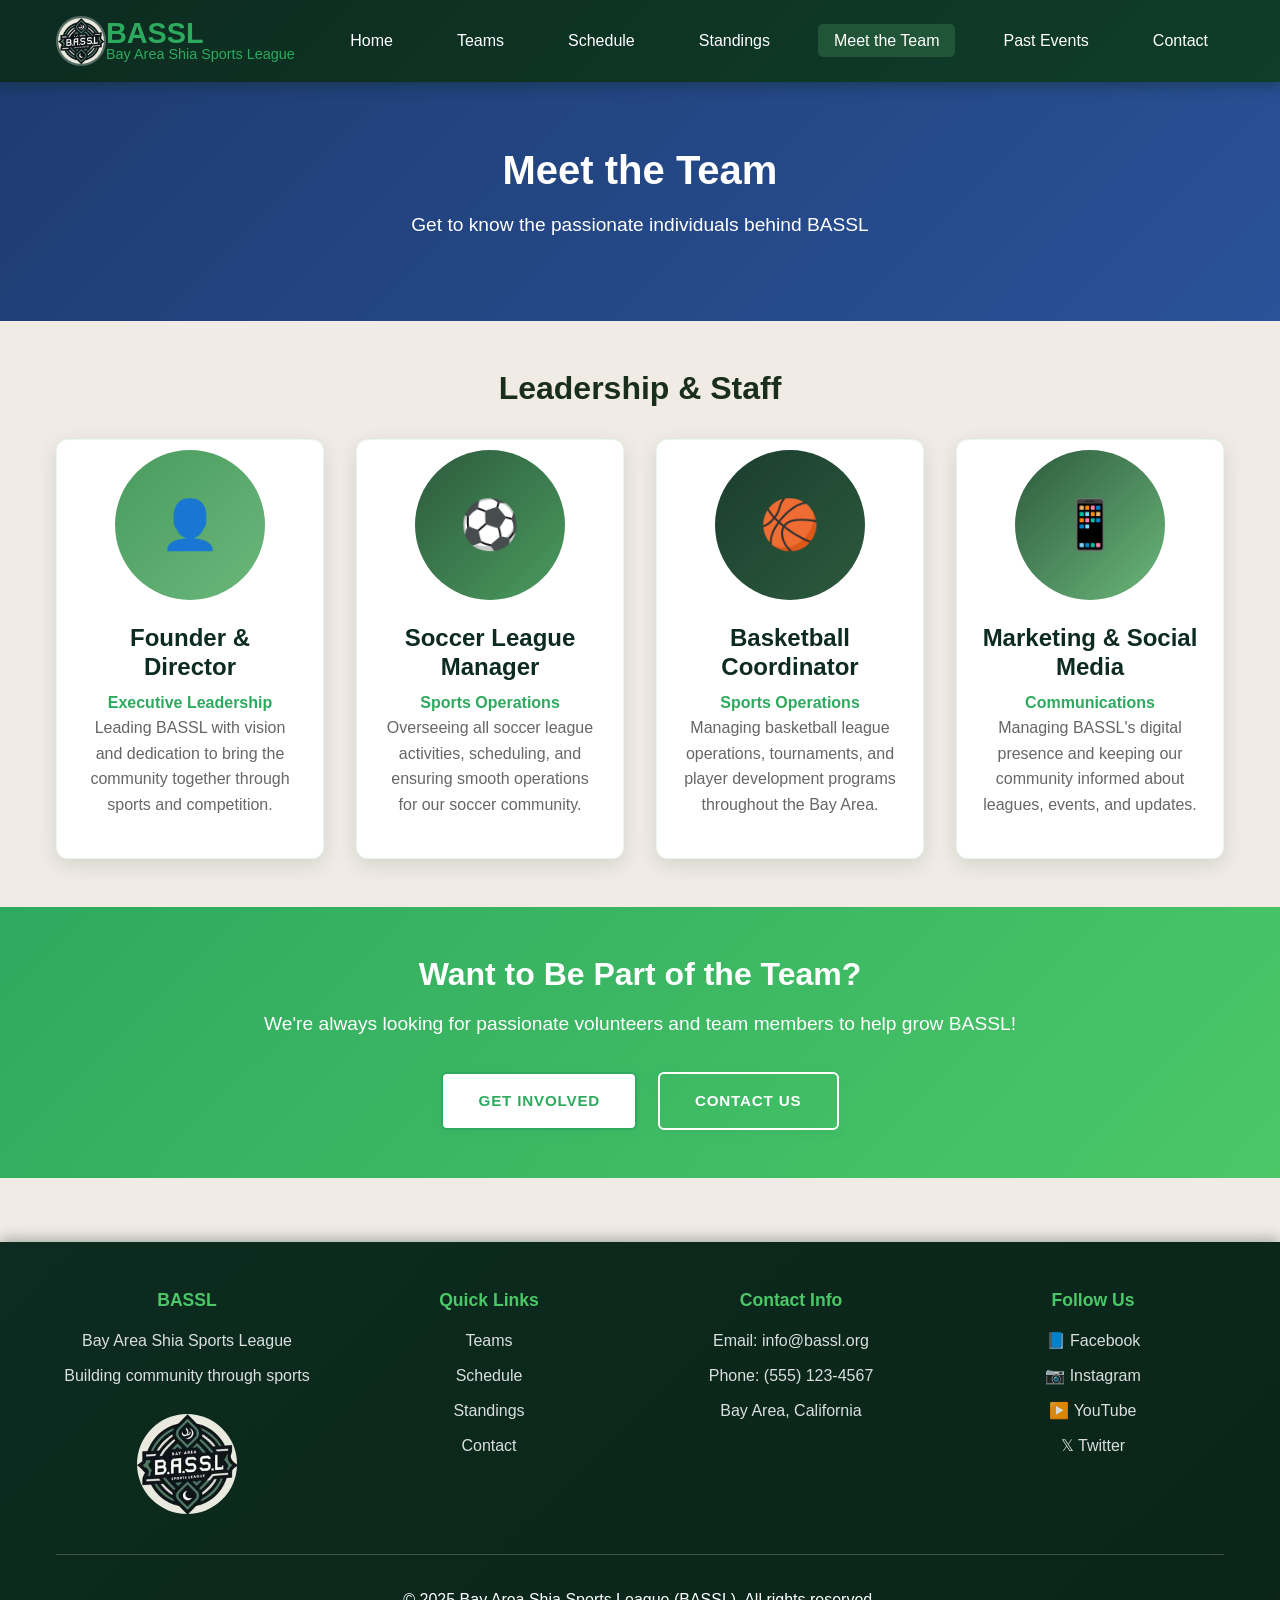
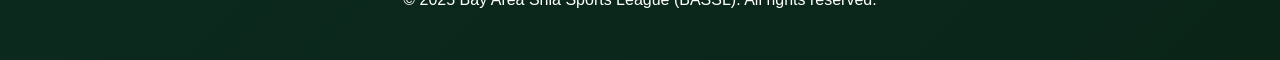
<file: team-members/index.html>
<!DOCTYPE html>
<html lang="en">
<head>
    <meta charset="UTF-8">
    <meta name="viewport" content="width=device-width, initial-scale=1.0">
    <meta name="description" content="BASSL Team Members - Meet the passionate individuals leading the Bay Area Shia Sports League">
    <meta name="keywords" content="BASSL, Team Members, Staff, Leadership, Bay Area, Shia, Sports">
    <title>Meet the Team - BASSL</title>
    <link rel="apple-touch-icon" sizes="180x180" href="../apple-touch-icon.png">
    <link rel="icon" type="image/png" sizes="32x32" href="../favicon-32x32.png">
    <link rel="icon" type="image/png" sizes="16x16" href="../favicon-16x16.png">
    <link rel="manifest" href="../site.webmanifest">
    <link rel="stylesheet" href="css/style.css">
</head>

<body>
    <!-- Header and Navigation -->
    <header>
        <div class="container">
            <div class="header-content">
                <div class="logo">
                    <a href="../home/" style="text-decoration: none; display: flex; align-items: center;">
                        <img src="../BASSL logo.jpg" alt="BASSL Logo" class="header-logo-image">
                        <div>
                            <h1>BASSL</h1>
                            <div class="logo-subtitle">Bay Area Shia Sports League</div>
                        </div>
                    </a>
                </div>
                <nav>
                    <button class="menu-toggle" aria-label="Toggle navigation menu">☰</button>
                    <ul id="nav-menu">
                        <li><a href="../home/">Home</a></li>
                        <li><a href="../teams/">Teams</a></li>
                        <li><a href="../schedule/">Schedule</a></li>
                        <li><a href="../standings/">Standings</a></li>
                        <li><a href="../team-members/" class="active">Meet the Team</a></li>
                        <li><a href="../past-events/">Past Events</a></li>
                        <li><a href="../contact/">Contact</a></li>
                    </ul>
                </nav>
            </div>
        </div>
    </header>

    <!-- Page Header -->
    <section class="section" style="background: linear-gradient(135deg, #1e3c72 0%, #2a5298 100%); color: white; padding: 4rem 0;">
        <div class="container text-center">
            <h1>Meet the Team</h1>
            <p style="font-size: 1.2rem;">Get to know the passionate individuals behind BASSL</p>
        </div>
    </section>

    <!-- Team Members Section -->
    <section class="section">
        <div class="container">
            <h2 class="text-center mb-2">Leadership & Staff</h2>
            <div class="team-grid">
                <div class="team-member-card">
                    <div class="member-photo" style="background: linear-gradient(135deg, #4a9b5e, #6bb77b);">👤</div>
                    <h3 style="text-align: center;">Founder & Director</h3>
                    <p class="member-role" style="color: var(--accent-emerald); font-weight: 600; text-align: center;">Executive Leadership</p>
                    <p style="text-align: center;">Leading BASSL with vision and dedication to bring the community together through sports and competition.</p>
                </div>

                <div class="team-member-card">
                    <div class="member-photo" style="background: linear-gradient(135deg, #2d5a3d, #4a9b5e);">⚽</div>
                    <h3 style="text-align: center;">Soccer League Manager</h3>
                    <p class="member-role" style="color: var(--accent-emerald); font-weight: 600; text-align: center;">Sports Operations</p>
                    <p style="text-align: center;">Overseeing all soccer league activities, scheduling, and ensuring smooth operations for our soccer community.</p>
                </div>

                <div class="team-member-card">
                    <div class="member-photo" style="background: linear-gradient(135deg, #1a3d2e, #2d5a3d);">🏀</div>
                    <h3 style="text-align: center;">Basketball Coordinator</h3>
                    <p class="member-role" style="color: var(--accent-emerald); font-weight: 600; text-align: center;">Sports Operations</p>
                    <p style="text-align: center;">Managing basketball league operations, tournaments, and player development programs throughout the Bay Area.</p>
                </div>

                <div class="team-member-card">
                    <div class="member-photo" style="background: linear-gradient(135deg, #2d5a3d, #6bb77b);">📱</div>
                    <h3 style="text-align: center;">Marketing & Social Media</h3>
                    <p class="member-role" style="color: var(--accent-emerald); font-weight: 600; text-align: center;">Communications</p>
                    <p style="text-align: center;">Managing BASSL's digital presence and keeping our community informed about leagues, events, and updates.</p>
                </div>
            </div>
        </div>
    </section>

    <!-- Join Our Team Section -->
    <section class="section" style="background: linear-gradient(135deg, var(--accent-emerald) 0%, var(--accent-light) 100%); color: white;">
        <div class="container text-center">
            <h2>Want to Be Part of the Team?</h2>
            <p style="font-size: 1.2rem; margin-bottom: 2rem;">We're always looking for passionate volunteers and team members to help grow BASSL!</p>
            <div>
                <a href="../contact/" class="btn" style="background-color: white; color: var(--accent-emerald); margin-right: 1rem;">Get Involved</a>
                <a href="../contact/" class="btn btn-secondary">Contact Us</a>
            </div>
        </div>
    </section>

    <!-- Footer -->
    <footer>
        <div class="container">
            <div class="footer-content">
                <div class="footer-section">
                    <h4>BASSL</h4>
                    <p>Bay Area Shia Sports League</p>
                    <p>Building community through sports</p>
                    <img src="../BASSL logo.jpg" alt="BASSL Logo" style="width: 100px; height: 100px; margin-top: 1rem; border-radius: 50%; object-fit: cover;">
                </div>
                <div class="footer-section">
                    <h4>Quick Links</h4>
                    <p><a href="../teams/">Teams</a></p>
                    <p><a href="../schedule/">Schedule</a></p>
                    <p><a href="../standings/">Standings</a></p>
                    <p><a href="../contact/">Contact</a></p>
                </div>
                <div class="footer-section">
                    <h4>Contact Info</h4>
                    <p>Email: info@bassl.org</p>
                    <p>Phone: (555) 123-4567</p>
                    <p>Bay Area, California</p>
                </div>
                <div class="footer-section">
                    <h4>Follow Us</h4>
                    <p><a href="https://www.facebook.com/bashiasportsleague" target="_blank">📘 Facebook</a></p>
                    <p><a href="https://www.instagram.com/bashiasportsleague/" target="_blank">📷 Instagram</a></p>
                    <p><a href="https://www.youtube.com/@bassl_786" target="_blank">▶️ YouTube</a></p>
                    <p><a href="https://twitter.com/bashiasports" target="_blank">𝕏 Twitter</a></p>
                </div>
            </div>
            <div class="footer-bottom">
                <p>&copy; 2025 Bay Area Shia Sports League (BASSL). All rights reserved.</p>
            </div>
        </div>
    </footer>

    <!-- JavaScript for mobile menu and scroll animations -->
    <script>
        // Initialize scroll animations
        document.addEventListener('DOMContentLoaded', function() {
            const menuToggle = document.querySelector('.menu-toggle');
            const navMenu = document.getElementById('nav-menu');
            
            if (menuToggle && navMenu) {
                menuToggle.addEventListener('click', function() {
                    navMenu.classList.toggle('show');
                    menuToggle.classList.toggle('active');
                    menuToggle.textContent = menuToggle.classList.contains('active') ? '✕' : '☰';
                });
            }

            // Scroll animation observer
            const observerOptions = {
                threshold: 0.1,
                rootMargin: '0px 0px -50px 0px'
            };

            const observer = new IntersectionObserver(function(entries) {
                entries.forEach(entry => {
                    if (entry.isIntersecting) {
                        entry.target.classList.add('in-view');
                        observer.unobserve(entry.target);
                    }
                });
            }, observerOptions);

            // Observe all content sections and cards for scroll animations
            document.querySelectorAll('.section, .card, table, .table-container, .card-grid, .team-member-card').forEach(el => {
                el.classList.add('scroll-animate');
                observer.observe(el);
            });
        });
    </script>
</body>
</html>
</file>
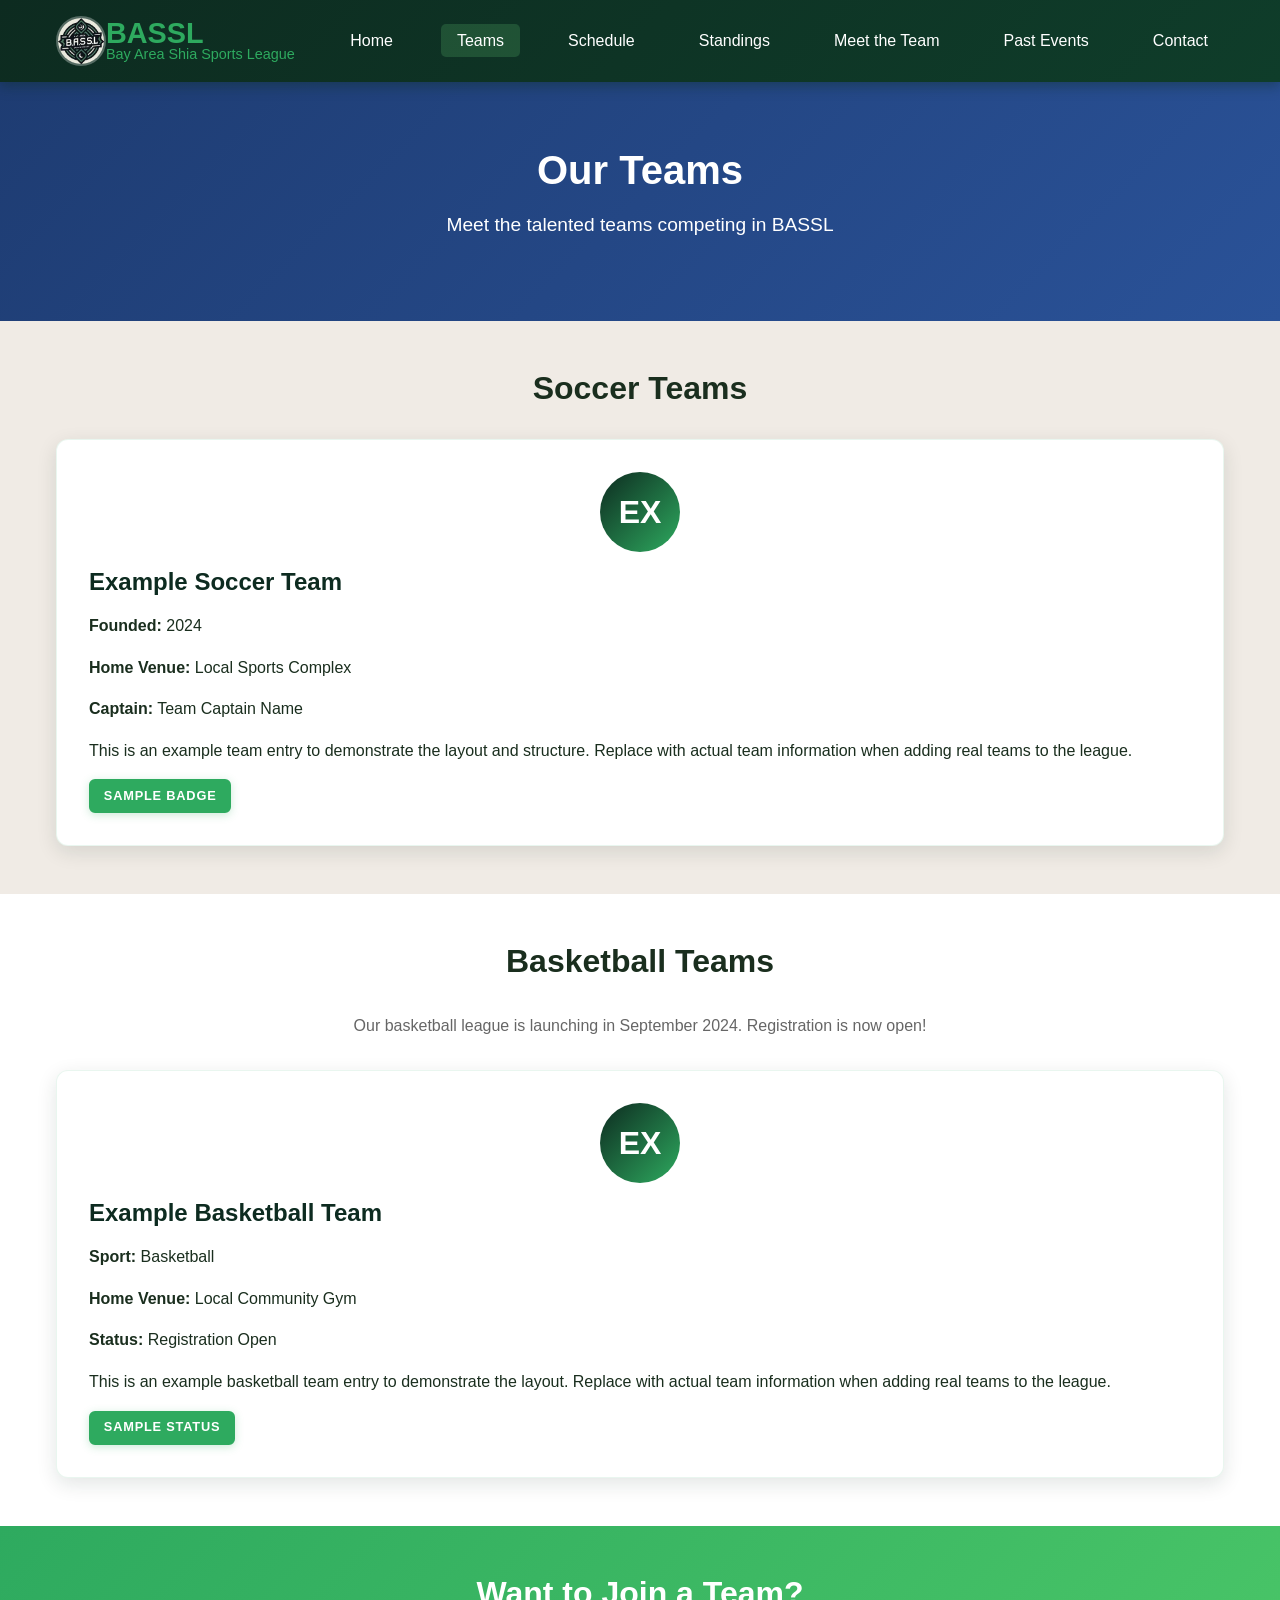
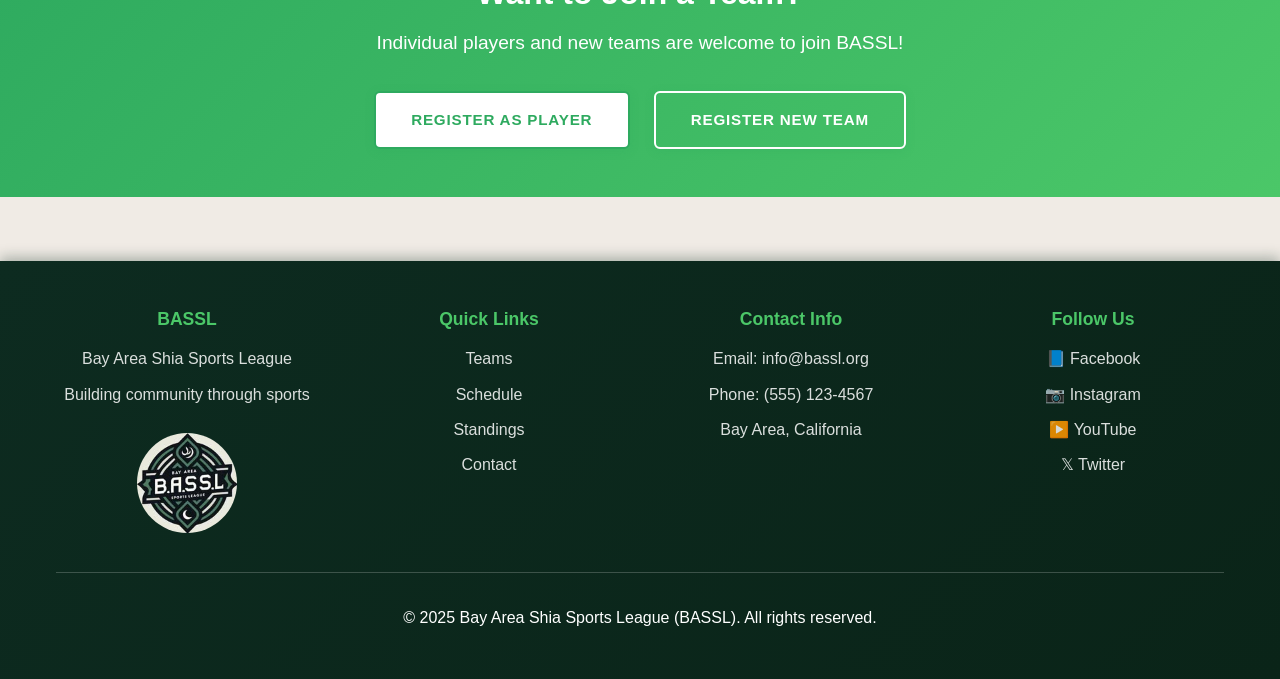
<file: teams/index.html>
<!DOCTYPE html>
<html lang="en">
<head>
    <meta charset="UTF-8">
    <meta name="viewport" content="width=device-width, initial-scale=1.0">
    <meta name="description" content="BASSL Teams - Meet all the teams participating in the Bay Area Shia Sports League">
    <meta name="keywords" content="BASSL, Teams, Bay Area, Shia, Sports, Soccer, Basketball">
    <title>Teams - BASSL</title>
    <link rel="apple-touch-icon" sizes="180x180" href="../apple-touch-icon.png">
    <link rel="icon" type="image/png" sizes="32x32" href="../favicon-32x32.png">
    <link rel="icon" type="image/png" sizes="16x16" href="../favicon-16x16.png">
    <link rel="manifest" href="../site.webmanifest">
    <link rel="stylesheet" href="css/style.css">
</head>

<body>
    <!-- Header and Navigation -->
    <header>
        <div class="container">
            <div class="header-content">
                <div class="logo">
                    <a href="../home/" style="text-decoration: none; display: flex; align-items: center;">
                        <img src="../BASSL logo.jpg" alt="BASSL Logo" class="header-logo-image">
                        <div>
                            <h1>BASSL</h1>
                            <div class="logo-subtitle">Bay Area Shia Sports League</div>
                        </div>
                    </a>
                </div>
                <nav>
                    <button class="menu-toggle" aria-label="Toggle navigation menu">☰</button>
                    <ul id="nav-menu">
                        <li><a href="../home/">Home</a></li>
                        <li><a href="../teams/" class="active">Teams</a></li>
                        <li><a href="../schedule/">Schedule</a></li>
                        <li><a href="../standings/">Standings</a></li>
                        <li><a href="../team-members/">Meet the Team</a></li>
                        <li><a href="../past-events/">Past Events</a></li>
                        <li><a href="../contact/">Contact</a></li>
                    </ul>
                </nav>
            </div>
        </div>
    </header>

    <!-- Page Header -->
    <section class="section" style="background: linear-gradient(135deg, #1e3c72 0%, #2a5298 100%); color: white; padding: 4rem 0;">
        <div class="container text-center">
            <h1>Our Teams</h1>
            <p style="font-size: 1.2rem;">Meet the talented teams competing in BASSL</p>
        </div>
    </section>

    <!-- Soccer Teams Section -->
    <section class="section">
        <div class="container">
            <h2 class="text-center mb-2">Soccer Teams</h2>
            <div class="card-grid">
                <div class="card team-card">
                    <div class="team-logo">EX</div>
                    <h3>Example Soccer Team</h3>
                    <p><strong>Founded:</strong> 2024</p>
                    <p><strong>Home Venue:</strong> Local Sports Complex</p>
                    <p><strong>Captain:</strong> Team Captain Name</p>
                    <p>This is an example team entry to demonstrate the layout and structure. Replace with actual team information when adding real teams to the league.</p>
                    <div style="margin-top: 1rem;">
                        <span class="btn" style="font-size: 0.8rem; padding: 0.3rem 0.8rem;">Sample Badge</span>
                    </div>
                </div>
            </div>
        </div>
    </section>

    <!-- Basketball Teams Section -->
    <section class="section" style="background-color: white;">
        <div class="container">
            <h2 class="text-center mb-2">Basketball Teams</h2>
            <p class="text-center mb-2" style="color: #666;">Our basketball league is launching in September 2024. Registration is now open!</p>
            
            <div class="card-grid">
                <div class="card team-card">
                    <div class="team-logo">EX</div>
                    <h3>Example Basketball Team</h3>
                    <p><strong>Sport:</strong> Basketball</p>
                    <p><strong>Home Venue:</strong> Local Community Gym</p>
                    <p><strong>Status:</strong> Registration Open</p>
                    <p>This is an example basketball team entry to demonstrate the layout. Replace with actual team information when adding real teams to the league.</p>
                    <div style="margin-top: 1rem;">
                        <span class="btn" style="font-size: 0.8rem; padding: 0.3rem 0.8rem;">Sample Status</span>
                    </div>
                </div>
            </div>
        </div>
    </section>

    <!-- Team Registration Section -->
    <section class="section" style="background: linear-gradient(135deg, var(--accent-emerald) 0%, var(--accent-light) 100%); color: white;">
        <div class="container text-center">
            <h2>Want to Join a Team?</h2>
            <p style="font-size: 1.2rem; margin-bottom: 2rem;">Individual players and new teams are welcome to join BASSL!</p>
            <div style="display: flex; gap: 1.5rem; justify-content: center; flex-wrap: wrap;">
                <a href="../contact/" class="btn" style="background-color: white; color: var(--accent-emerald);">Register as Player</a>
                <a href="../contact/" class="btn btn-secondary">Register New Team</a>
            </div>
        </div>
    </section>

    <!-- Footer -->
    <footer>
        <div class="container">
            <div class="footer-content">
                <div class="footer-section">
                    <h4>BASSL</h4>
                    <p>Bay Area Shia Sports League</p>
                    <p>Building community through sports</p>
                    <img src="../BASSL logo.jpg" alt="BASSL Logo" style="width: 100px; height: 100px; margin-top: 1rem; border-radius: 50%; object-fit: cover;">
                </div>
                <div class="footer-section">
                    <h4>Quick Links</h4>
                    <p><a href="../teams/">Teams</a></p>
                    <p><a href="../schedule/">Schedule</a></p>
                    <p><a href="../standings/">Standings</a></p>
                    <p><a href="../contact/">Contact</a></p>
                </div>
                <div class="footer-section">
                    <h4>Contact Info</h4>
                    <p>Email: info@bassl.org</p>
                    <p>Phone: (555) 123-4567</p>
                    <p>Bay Area, California</p>
                </div>
                <div class="footer-section">
                    <h4>Follow Us</h4>
                    <p><a href="https://www.facebook.com/bashiasportsleague" target="_blank">📘 Facebook</a></p>
                    <p><a href="https://www.instagram.com/bashiasportsleague/" target="_blank">📷 Instagram</a></p>
                    <p><a href="https://www.youtube.com/@bassl_786" target="_blank">▶️ YouTube</a></p>
                    <p><a href="https://twitter.com/bashiasports" target="_blank">𝕏 Twitter</a></p>
                </div>
            </div>
            <div class="footer-bottom">
                <p>&copy; 2025 Bay Area Shia Sports League (BASSL). All rights reserved.</p>
            </div>
        </div>
    </footer>

    <!-- JavaScript for mobile menu and scroll animations -->
    <script>
        // Initialize scroll animations
        document.addEventListener('DOMContentLoaded', function() {
            const menuToggle = document.querySelector('.menu-toggle');
            const navMenu = document.getElementById('nav-menu');
            
            if (menuToggle && navMenu) {
                menuToggle.addEventListener('click', function() {
                    navMenu.classList.toggle('show');
                    menuToggle.classList.toggle('active');
                    menuToggle.textContent = menuToggle.classList.contains('active') ? '✕' : '☰';
                });
            }

            // Scroll animation observer
            const observerOptions = {
                threshold: 0.1,
                rootMargin: '0px 0px -50px 0px'
            };

            const observer = new IntersectionObserver(function(entries) {
                entries.forEach(entry => {
                    if (entry.isIntersecting) {
                        entry.target.classList.add('in-view');
                        observer.unobserve(entry.target);
                    }
                });
            }, observerOptions);

            // Observe all content sections and cards for scroll animations
            document.querySelectorAll('.section, .card, table, .table-container, .card-grid').forEach(el => {
                el.classList.add('scroll-animate');
                observer.observe(el);
            });
        });
    </script>
</body>
</html>
</file>
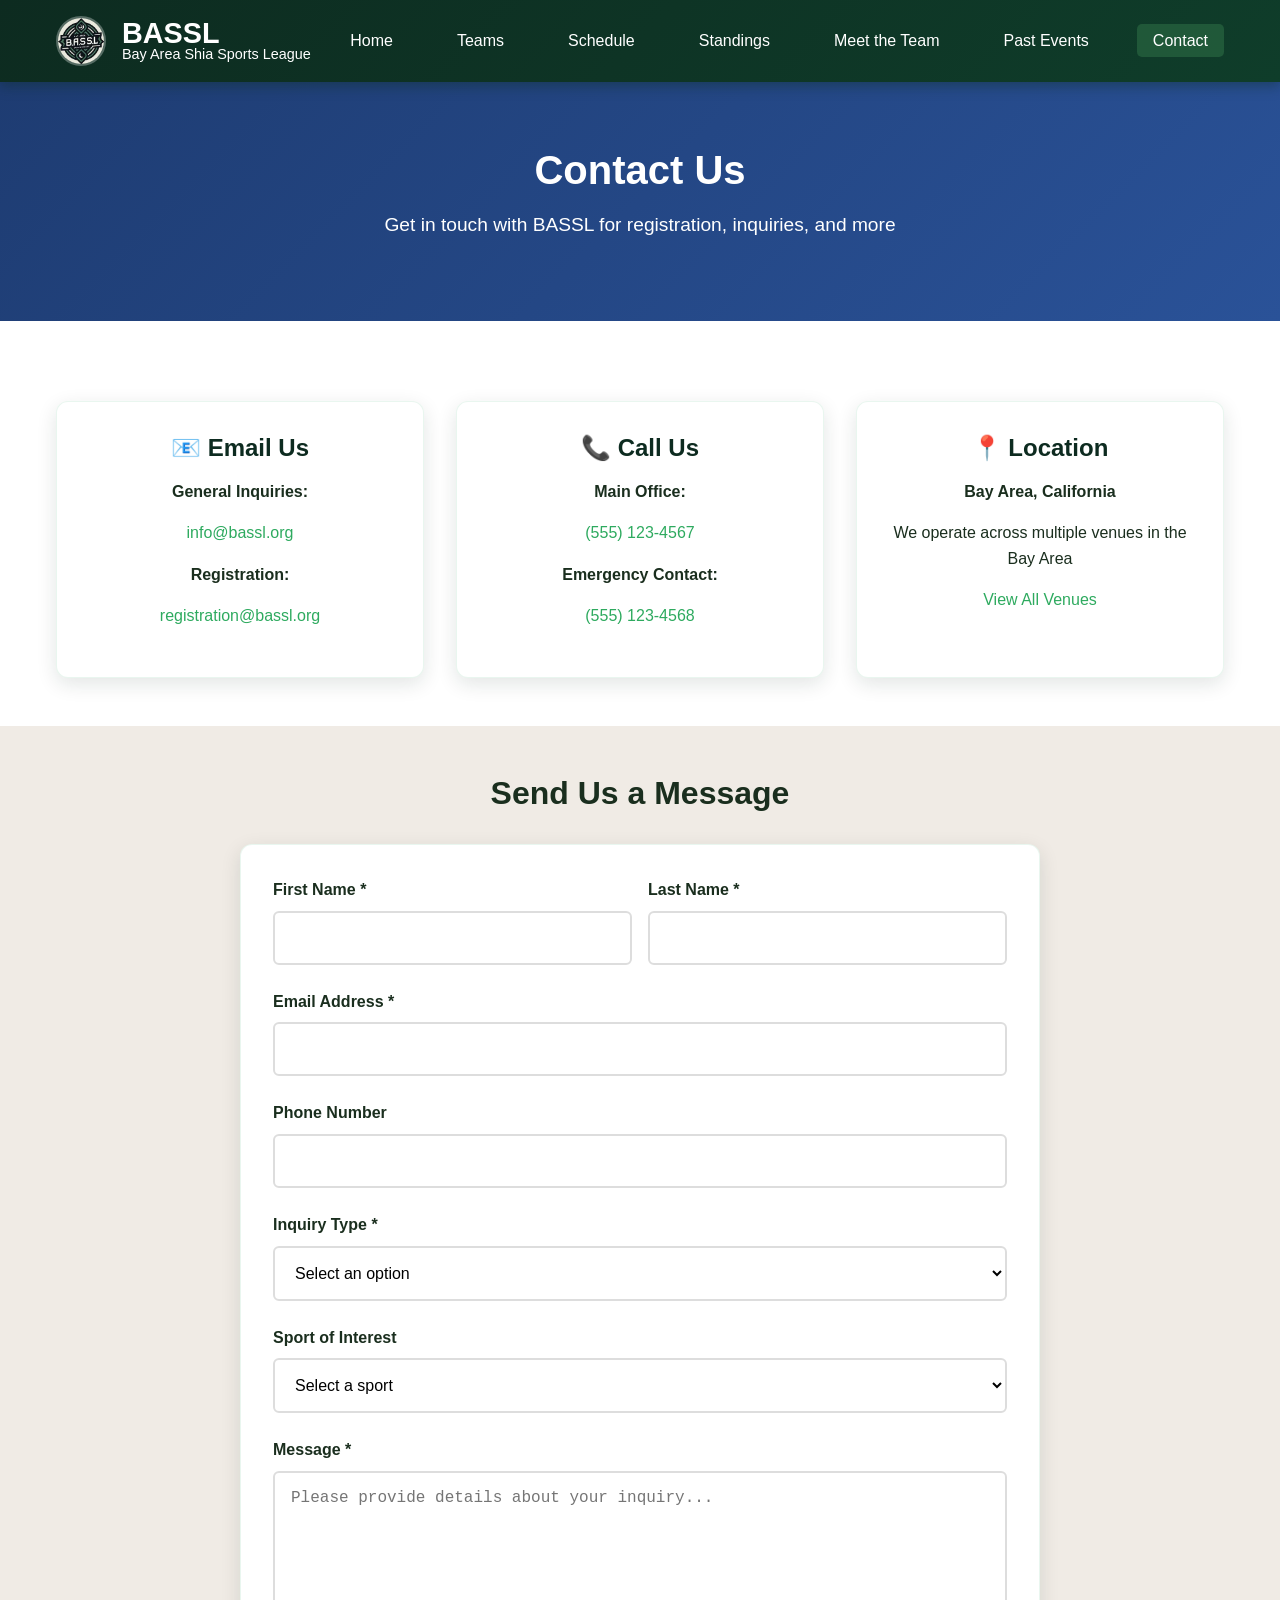
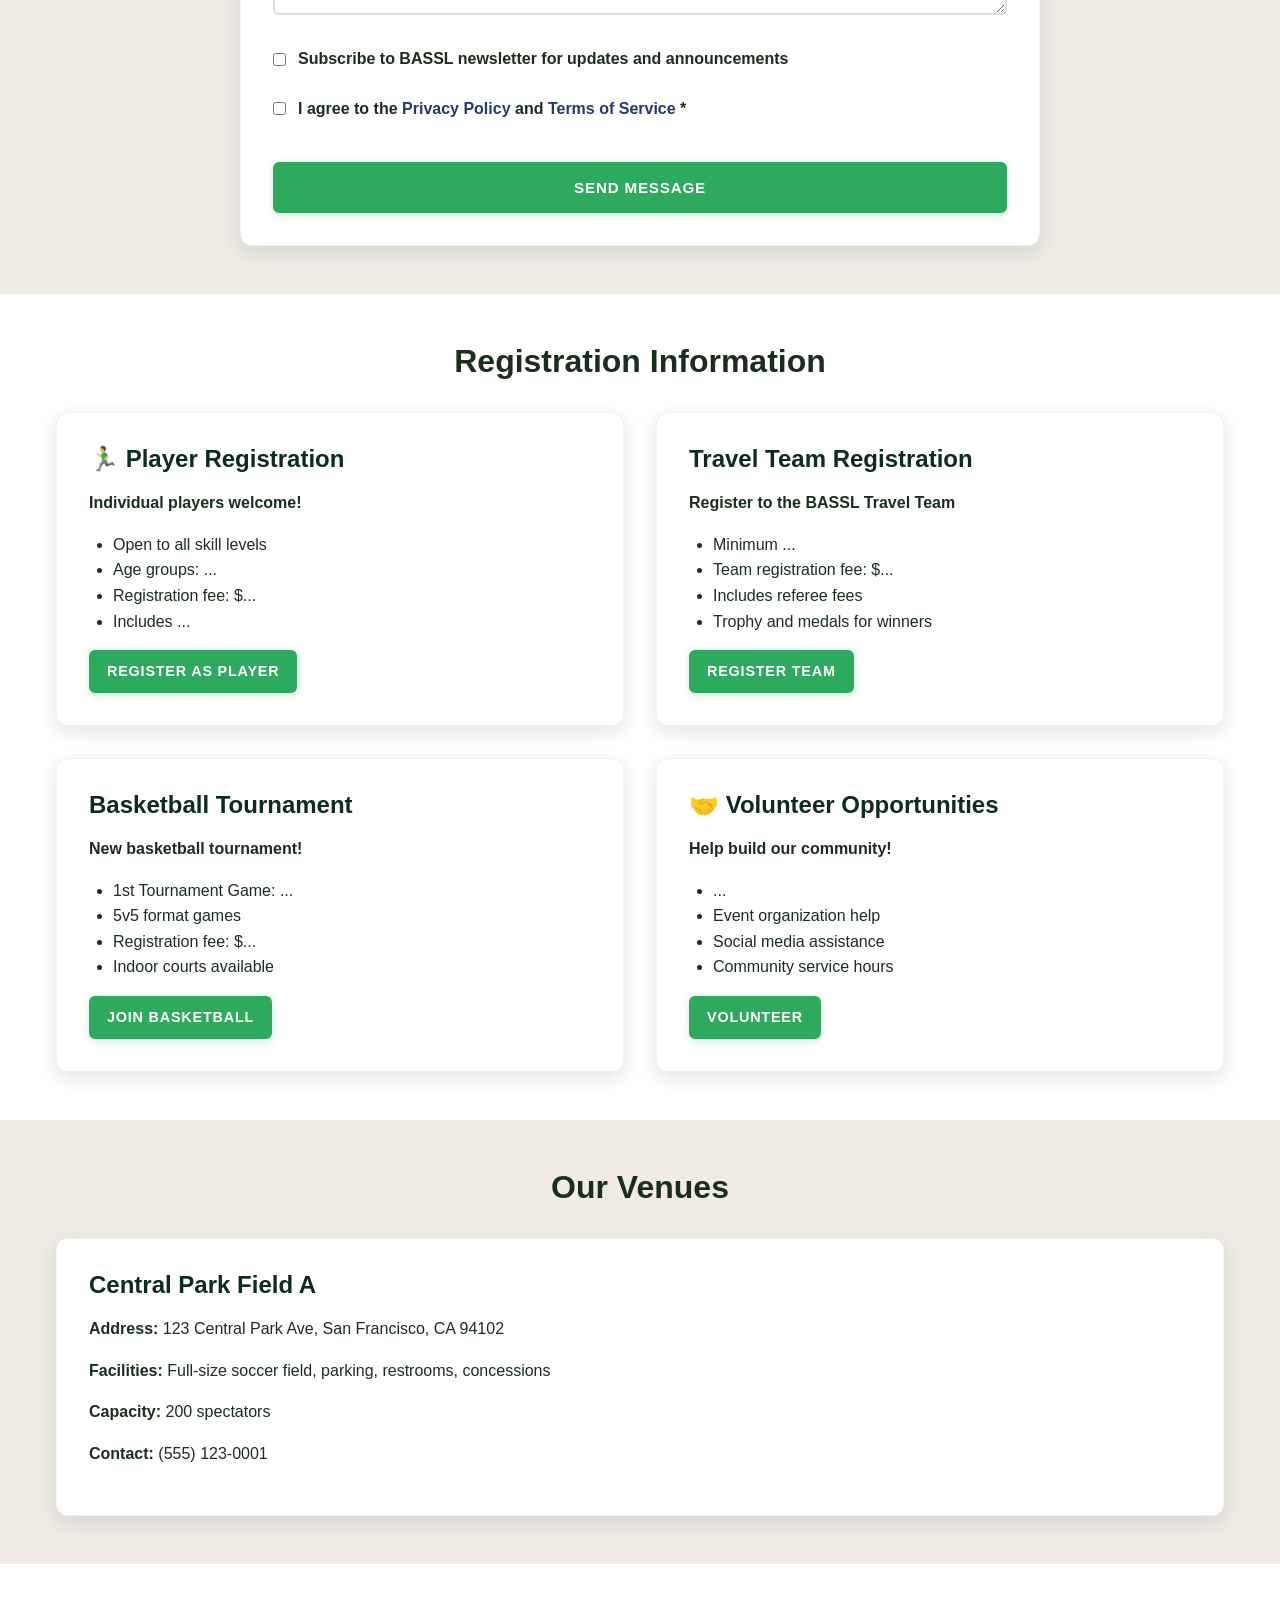
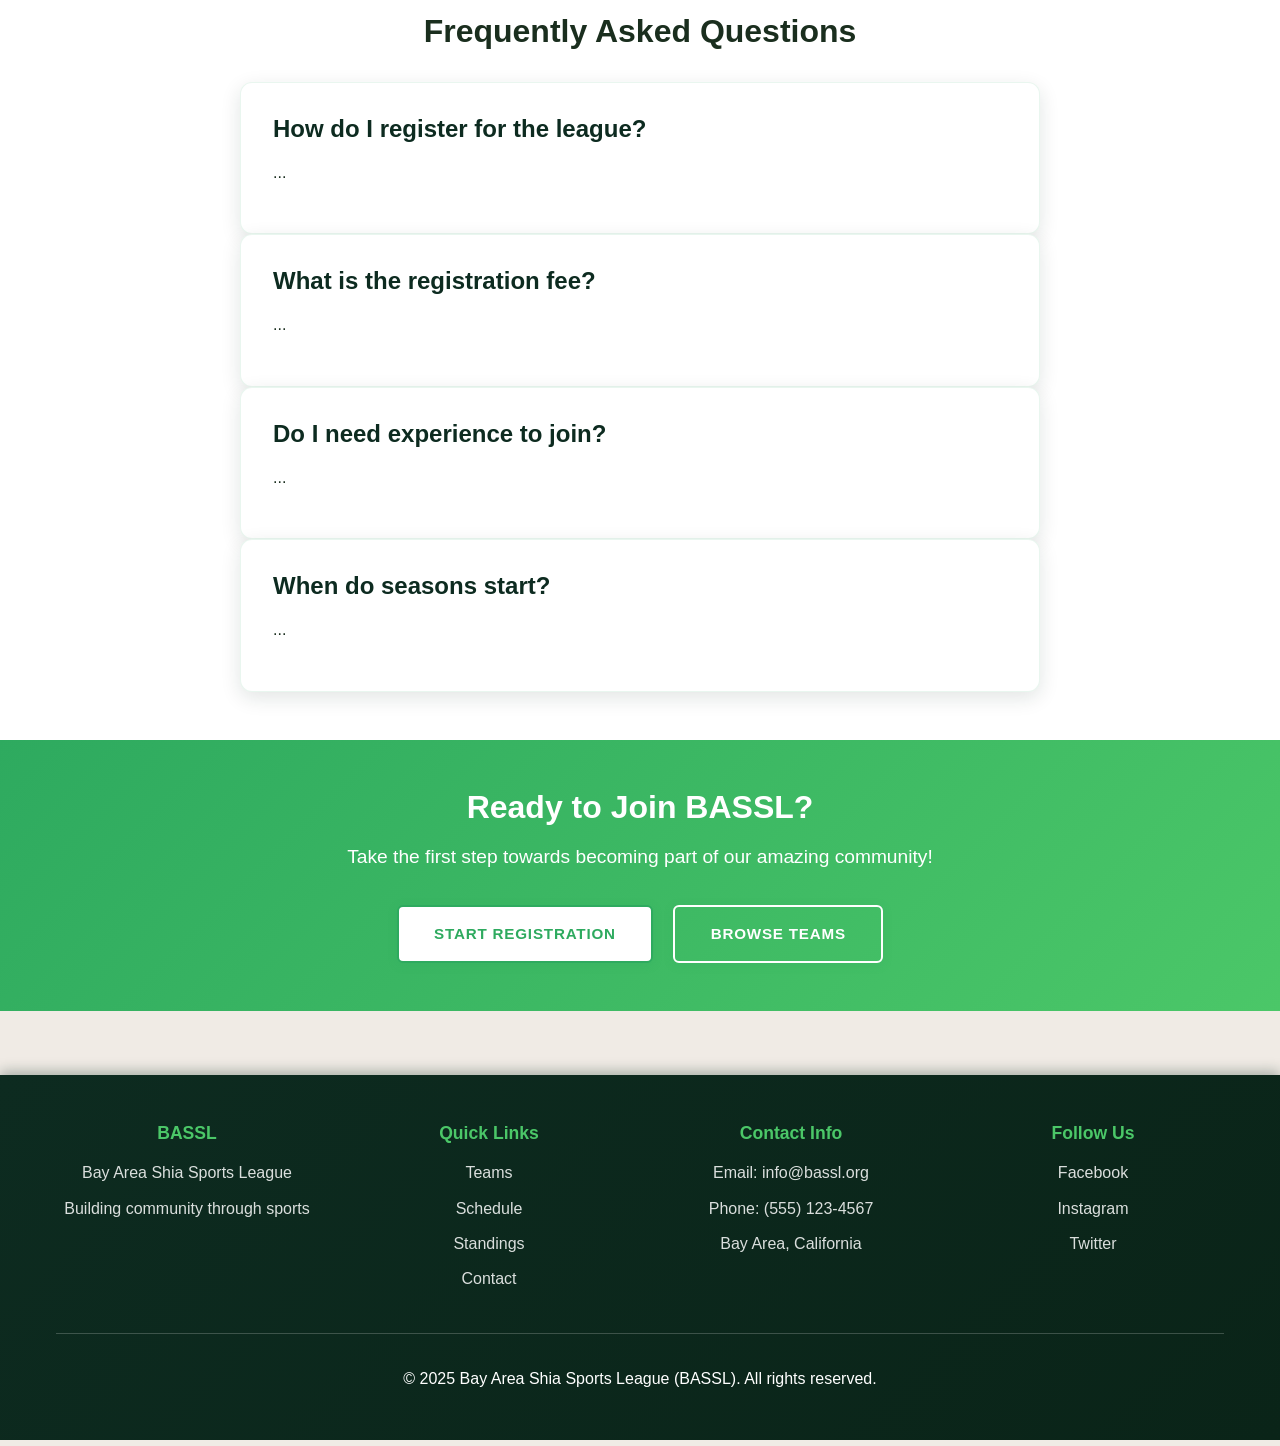
<file: contact.html>
<!DOCTYPE html>
<html lang="en">
<head>
    <meta charset="UTF-8">
    <meta name="viewport" content="width=device-width, initial-scale=1.0">
    <meta name="description" content="Contact BASSL - Get in touch with the Bay Area Shia Sports League for registration, inquiries, and more">
    <meta name="keywords" content="BASSL, Contact, Registration, Bay Area, Shia, Sports, League">
    <title>Contact - BASSL</title>
    <link rel="apple-touch-icon" sizes="180x180" href="apple-touch-icon.png">
    <link rel="icon" type="image/png" sizes="32x32" href="favicon-32x32.png">
    <link rel="icon" type="image/png" sizes="16x16" href="favicon-16x16.png">
    <link rel="manifest" href="site.webmanifest">
    <link rel="stylesheet" href="css/style.css">
</head>

<body>
    <!-- Header and Navigation -->
    <header>
        <div class="container">
            <div class="header-content">
                <div class="logo">
                    <img src="BASSL logo.jpg" alt="BASSL Logo" class="header-logo-image">
                    <div>
                        <h1>BASSL</h1>
                        <div class="logo-subtitle">Bay Area Shia Sports League</div>
                    </div>
                </div>
                <nav>
                    <button class="menu-toggle" aria-label="Toggle navigation menu">☰</button>
                    <ul id="nav-menu">
                        <li><a href="index.html">Home</a></li>
                        <li><a href="teams.html">Teams</a></li>
                        <li><a href="schedule.html">Schedule</a></li>
                        <li><a href="standings.html">Standings</a></li>
                        <li><a href="team-members.html">Meet the Team</a></li>
                        <li><a href="past-events.html">Past Events</a></li>
                        <li><a href="contact.html" class="active">Contact</a></li>
                    </ul>
                </nav>
            </div>
        </div>
    </header>

    <!-- Page Header -->
    <section class="section" style="background: linear-gradient(135deg, #1e3c72 0%, #2a5298 100%); color: white; padding: 4rem 0;">
        <div class="container text-center">
            <h1>Contact Us</h1>
            <p style="font-size: 1.2rem;">Get in touch with BASSL for registration, inquiries, and more</p>
        </div>
    </section>

    <!-- Contact Information Section -->
    <section class="section" style="background-color: white;">
        <div class="container">
            <div class="card-grid" style="grid-template-columns: repeat(3, 1fr);">
                <div class="card text-center">
                    <h3>📧 Email Us</h3>
                    <p><strong>General Inquiries:</strong></p>
                    <p><a href="mailto:info@bassl.org">info@bassl.org</a></p>
                    <p><strong>Registration:</strong></p>
                    <p><a href="mailto:registration@bassl.org">registration@bassl.org</a></p>
                </div>
                <div class="card text-center">
                    <h3>📞 Call Us</h3>
                    <p><strong>Main Office:</strong></p>
                    <p><a href="tel:+15551234567">(555) 123-4567</a></p>
                    <p><strong>Emergency Contact:</strong></p>
                    <p><a href="tel:+15551234568">(555) 123-4568</a></p>
                </div>
                <div class="card text-center">
                    <h3>📍 Location</h3>
                    <p><strong>Bay Area, California</strong></p>
                    <p>We operate across multiple venues in the Bay Area</p>
                    <p><a href="#venues">View All Venues</a></p>
                </div>
            </div>
        </div>
    </section>

    <!-- Contact Form Section -->
    <section class="section">
        <div class="container">
            <div style="max-width: 800px; margin: 0 auto;">
                <h2 class="text-center mb-2">Send Us a Message</h2>
                <div class="card">
                    <form id="contact-form">
                        <div style="display: grid; grid-template-columns: 1fr 1fr; gap: 1rem;">
                            <div class="form-group">
                                <label for="first-name">First Name *</label>
                                <input type="text" id="first-name" name="first-name" required>
                            </div>
                            <div class="form-group">
                                <label for="last-name">Last Name *</label>
                                <input type="text" id="last-name" name="last-name" required>
                            </div>
                        </div>
                        
                        <div class="form-group">
                            <label for="email">Email Address *</label>
                            <input type="email" id="email" name="email" required>
                        </div>
                        
                        <div class="form-group">
                            <label for="phone">Phone Number</label>
                            <input type="tel" id="phone" name="phone">
                        </div>
                        
                        <div class="form-group">
                            <label for="inquiry-type">Inquiry Type *</label>
                            <select id="inquiry-type" name="inquiry-type" required>
                                <option value="">Select an option</option>
                                <option value="player-registration">Player Registration</option>
                                <option value="team-registration">Team Registration</option>
                                <option value="general-inquiry">General Inquiry</option>
                                <option value="venue-booking">Venue Booking</option>
                                <option value="sponsorship">Sponsorship Opportunity</option>
                                <option value="volunteer">Volunteer Opportunity</option>
                                <option value="complaint">Complaint/Issue</option>
                                <option value="other">Other</option>
                            </select>
                        </div>
                        
                        <div class="form-group">
                            <label for="sport-interest">Sport of Interest</label>
                            <select id="sport-interest" name="sport-interest">
                                <option value="">Select a sport</option>
                                <option value="soccer">Soccer</option>
                                <option value="basketball">Basketball</option>
                                <option value="both">Both Soccer and Basketball</option>
                                <option value="other">Other Sport</option>
                            </select>
                        </div>
                        
                        <div class="form-group">
                            <label for="message">Message *</label>
                            <textarea id="message" name="message" rows="6" required placeholder="Please provide details about your inquiry..."></textarea>
                        </div>
                        
                        <div class="form-group" style="display: flex; align-items: center; gap: 0.75rem;">
                            <input type="checkbox" id="newsletter" name="newsletter" style="width: auto; margin: 0;">
                            <label for="newsletter" style="margin: 0; display: inline;">Subscribe to BASSL newsletter for updates and announcements</label>
                        </div>
                        
                        <div class="form-group" style="display: flex; align-items: center; gap: 0.75rem;">
                            <input type="checkbox" id="privacy" name="privacy" required style="width: auto; margin: 0;">
                            <label for="privacy" style="margin: 0; display: inline;">I agree to the <a href="#" style="color: #1e3c72;">Privacy Policy</a> and <a href="#" style="color: #1e3c72;">Terms of Service</a> *</label>
                        </div>
                        
                        <button type="submit" class="btn" style="width: 100%; margin-top: 1rem;">Send Message</button>
                    </form>
                </div>
            </div>
        </div>
    </section>

    <!-- Registration Information -->
    <section class="section" style="background-color: white;">
        <div class="container">
            <h2 class="text-center mb-2">Registration Information</h2>
            <div class="card-grid" style="grid-template-columns: repeat(2, 1fr);">
                <div class="card">
                    <h3>🏃‍♂️ Player Registration</h3>
                    <p><strong>Individual players welcome!</strong></p>
                    <ul style="margin: 1rem 0; padding-left: 1.5rem;">
                        <li>Open to all skill levels</li>
                        <li>Age groups: ...</li>
                        <li>Registration fee: $...</li>
                        <li>Includes ...</li>
                    </ul>
                    <a href="mailto:registration@bassl.org?subject=Player Registration" class="btn" style="font-size: 0.9rem; padding: 0.5rem 1rem;">Register as Player</a>
                </div>
                
                <div class="card">
                    <h3>Travel Team Registration</h3>
                    <p><strong>Register to the BASSL Travel Team</strong></p>
                    <ul style="margin: 1rem 0; padding-left: 1.5rem;">
                        <li>Minimum ...</li>
                        <li>Team registration fee: $...</li>
                        <li>Includes referee fees</li>
                        <li>Trophy and medals for winners</li>
                    </ul>
                    <a href="mailto:registration@bassl.org?subject=Team Registration" class="btn" style="font-size: 0.9rem; padding: 0.5rem 1rem;">Register Team</a>
                </div>
                
                <div class="card">
                    <h3>Basketball Tournament</h3>
                    <p><strong>New basketball tournament!</strong></p>
                    <ul style="margin: 1rem 0; padding-left: 1.5rem;">
                        <li>1st Tournament Game: ...</li>
                        <li>5v5 format games</li>
                        <li>Registration fee: $...</li>
                        <li>Indoor courts available</li>
                    </ul>
                    <a href="mailto:registration@bassl.org?subject=Basketball Registration" class="btn" style="font-size: 0.9rem; padding: 0.5rem 1rem;">Join Basketball</a>
                </div>
                
                <div class="card">
                    <h3>🤝 Volunteer Opportunities</h3>
                    <p><strong>Help build our community!</strong></p>
                    <ul style="margin: 1rem 0; padding-left: 1.5rem;">
                        <li>...</li>
                        <li>Event organization help</li>
                        <li>Social media assistance</li>
                        <li>Community service hours</li>
                    </ul>
                    <a href="mailto:volunteer@bassl.org?subject=Volunteer Interest" class="btn" style="font-size: 0.9rem; padding: 0.5rem 1rem;">Volunteer</a>
                </div>
            </div>
        </div>
    </section>

    <!-- Venues Section -->
    <section class="section" id="venues">
        <div class="container">
            <h2 class="text-center mb-2">Our Venues</h2>
            <div class="card-grid">
                <div class="card info-card">
                    <h3>Central Park Field A</h3>
                    <p><strong>Address:</strong> 123 Central Park Ave, San Francisco, CA 94102</p>
                    <p><strong>Facilities:</strong> Full-size soccer field, parking, restrooms, concessions</p>
                    <p><strong>Capacity:</strong> 200 spectators</p>
                    <p><strong>Contact:</strong> (555) 123-0001</p>
                </div>
            </div>
        </div>
    </section>

    <!-- FAQ Section -->
    <section class="section" style="background-color: white;">
        <div class="container">
            <h2 class="text-center mb-2">Frequently Asked Questions</h2>
            <div style="max-width: 800px; margin: 0 auto;">
                <div class="card info-card">
                    <h3>How do I register for the league?</h3>
                    <p>...</p>
                </div>
                
                <div class="card info-card">
                    <h3>What is the registration fee?</h3>
                    <p>...</p>
                </div>
                
                <div class="card info-card">
                    <h3>Do I need experience to join?</h3>
                    <p>...</p>
                </div>
                
                <div class="card info-card">
                    <h3>When do seasons start?</h3>
                    <p>...</p>
                </div>
            </div>
        </div>
    </section>

    <!-- Call to Action -->
    <section class="section" style="background: linear-gradient(135deg, var(--accent-emerald) 0%, var(--accent-light) 100%); color: white;">
        <div class="container text-center">
            <h2>Ready to Join BASSL?</h2>
            <p style="font-size: 1.2rem; margin-bottom: 2rem;">Take the first step towards becoming part of our amazing community!</p>
            <div>
                <a href="mailto:registration@bassl.org" class="btn" style="background-color: white; color: var(--accent-emerald); margin-right: 1rem;">Start Registration</a>
                <a href="teams.html" class="btn btn-secondary">Browse Teams</a>
            </div>
        </div>
    </section>

    <!-- Footer -->
    <footer>
        <div class="container">
            <div class="footer-content">
                <div class="footer-section">
                    <h4>BASSL</h4>
                    <p>Bay Area Shia Sports League</p>
                    <p>Building community through sports</p>
                </div>
                <div class="footer-section">
                    <h4>Quick Links</h4>
                    <p><a href="teams.html">Teams</a></p>
                    <p><a href="schedule.html">Schedule</a></p>
                    <p><a href="standings.html">Standings</a></p>
                    <p><a href="contact.html">Contact</a></p>
                </div>
                <div class="footer-section">
                    <h4>Contact Info</h4>
                    <p>Email: info@bassl.org</p>
                    <p>Phone: (555) 123-4567</p>
                    <p>Bay Area, California</p>
                </div>
                <div class="footer-section">
                    <h4>Follow Us</h4>
                    <p><a href="https://www.facebook.com/bashiasportsleague" target="_blank">Facebook</a></p>
                    <p><a href="https://www.instagram.com/bashiasportsleague/" target="_blank">Instagram</a></p>
                    <p><a href="https://twitter.com/bashiasports" target="_blank">Twitter</a></p>
                </div>
            </div>
            <div class="footer-bottom">
                <p>&copy; 2025 Bay Area Shia Sports League (BASSL). All rights reserved.</p>
            </div>
        </div>
    </footer>

    <!-- JavaScript for form handling, mobile menu and scroll animations -->
    <script>
        // Initialize scroll animations
        document.addEventListener('DOMContentLoaded', function() {
            const menuToggle = document.querySelector('.menu-toggle');
            const navMenu = document.getElementById('nav-menu');
            
            if (menuToggle && navMenu) {
                menuToggle.addEventListener('click', function() {
                    navMenu.classList.toggle('show');
                });
            }

            // Scroll animation observer
            const observerOptions = {
                threshold: 0.1,
                rootMargin: '0px 0px -50px 0px'
            };

            const observer = new IntersectionObserver(function(entries) {
                entries.forEach(entry => {
                    if (entry.isIntersecting) {
                        entry.target.classList.add('in-view');
                        observer.unobserve(entry.target);
                    }
                });
            }, observerOptions);

            // Observe all content sections and cards for scroll animations
            document.querySelectorAll('.section, .card, table, .table-container, .card-grid').forEach(el => {
                el.classList.add('scroll-animate');
                observer.observe(el);
            });
            
            // Form submission handling
            const contactForm = document.getElementById('contact-form');
            if (contactForm) {
                contactForm.addEventListener('submit', function(e) {
                    e.preventDefault();
                    
                    // Basic form validation
                    const requiredFields = contactForm.querySelectorAll('[required]');
                    let isValid = true;
                    
                    requiredFields.forEach(field => {
                        if (!field.value.trim()) {
                            isValid = false;
                            field.style.borderColor = '#dc3545';
                        } else {
                            field.style.borderColor = '#28a745';
                        }
                    });
                    
                    if (isValid) {
                        // In a real application, you would send this data to a server
                        alert('Thank you for your message! We will get back to you within 24 hours.');
                        contactForm.reset();
                        
                        // Reset field border colors
                        requiredFields.forEach(field => {
                            field.style.borderColor = '#dee2e6';
                        });
                    } else {
                        alert('Please fill in all required fields.');
                    }
                });
            }
        });
    </script>
</body>
</html>
</file>
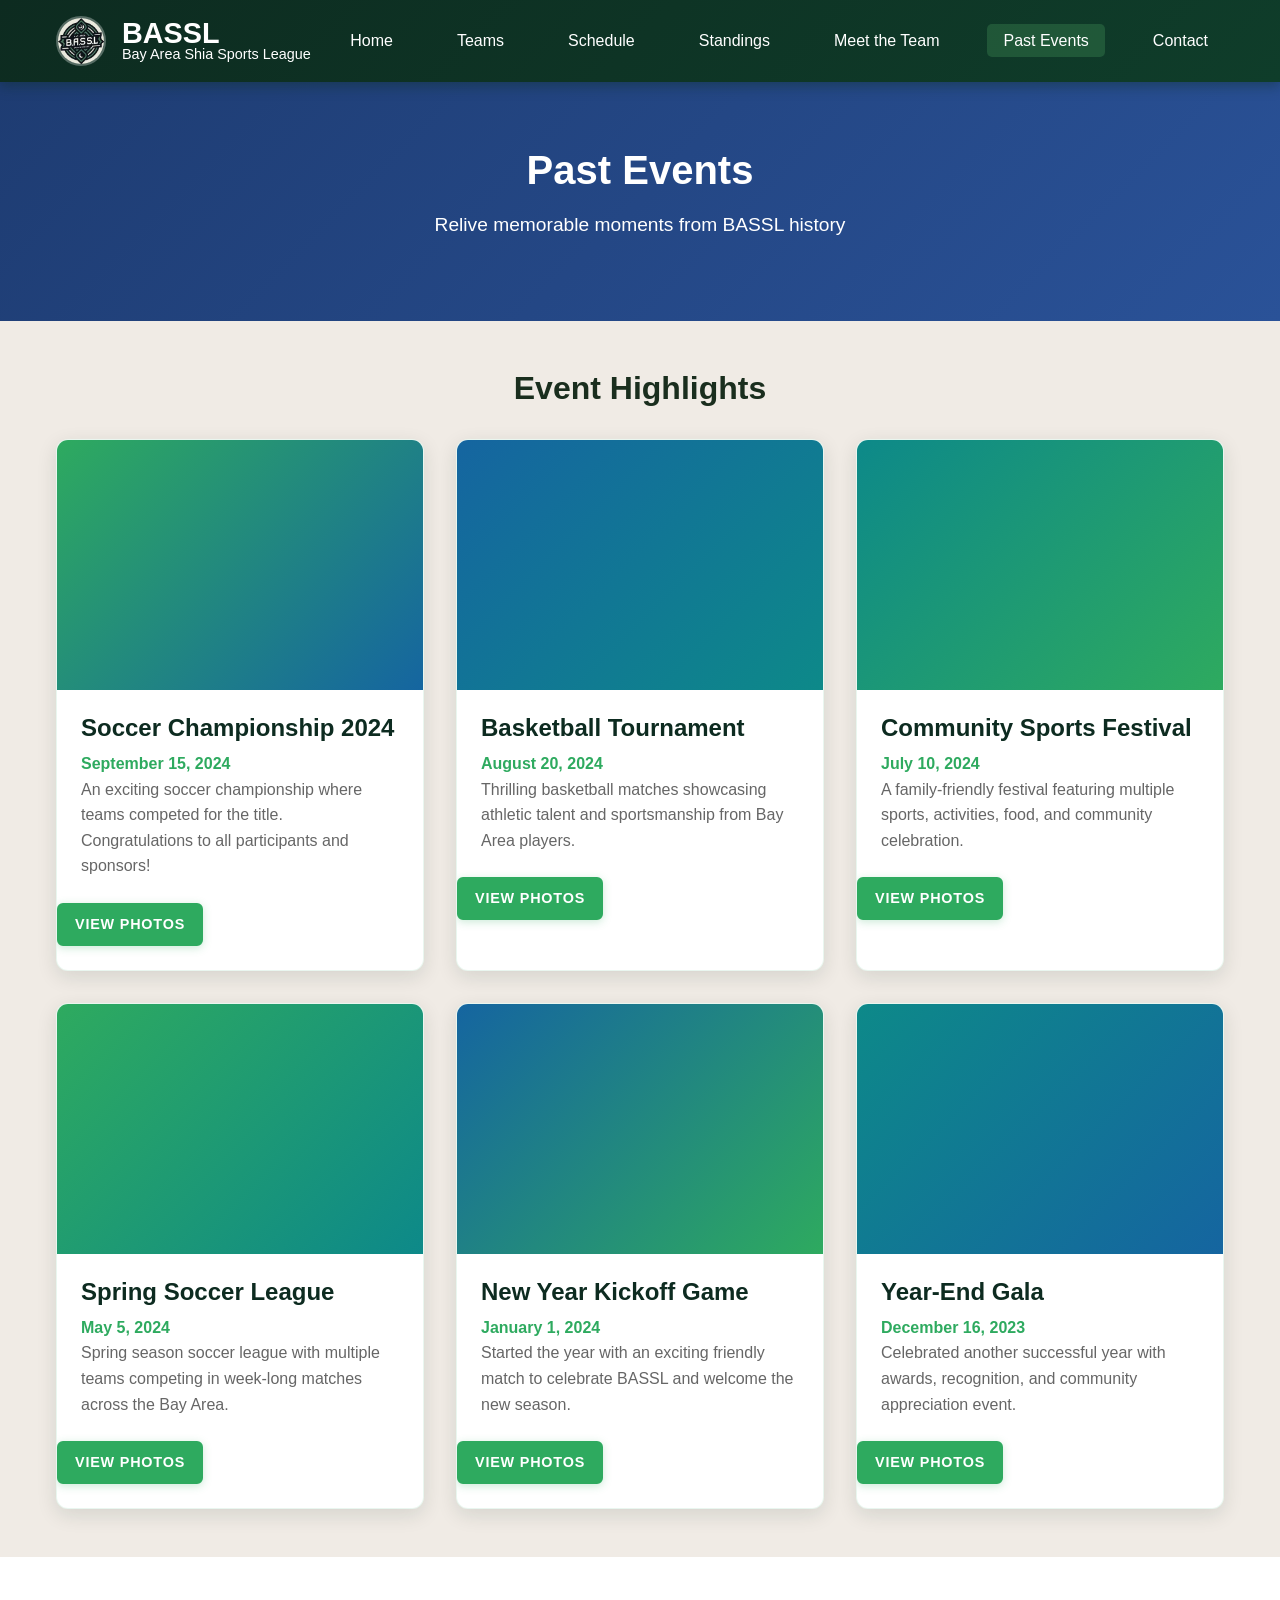
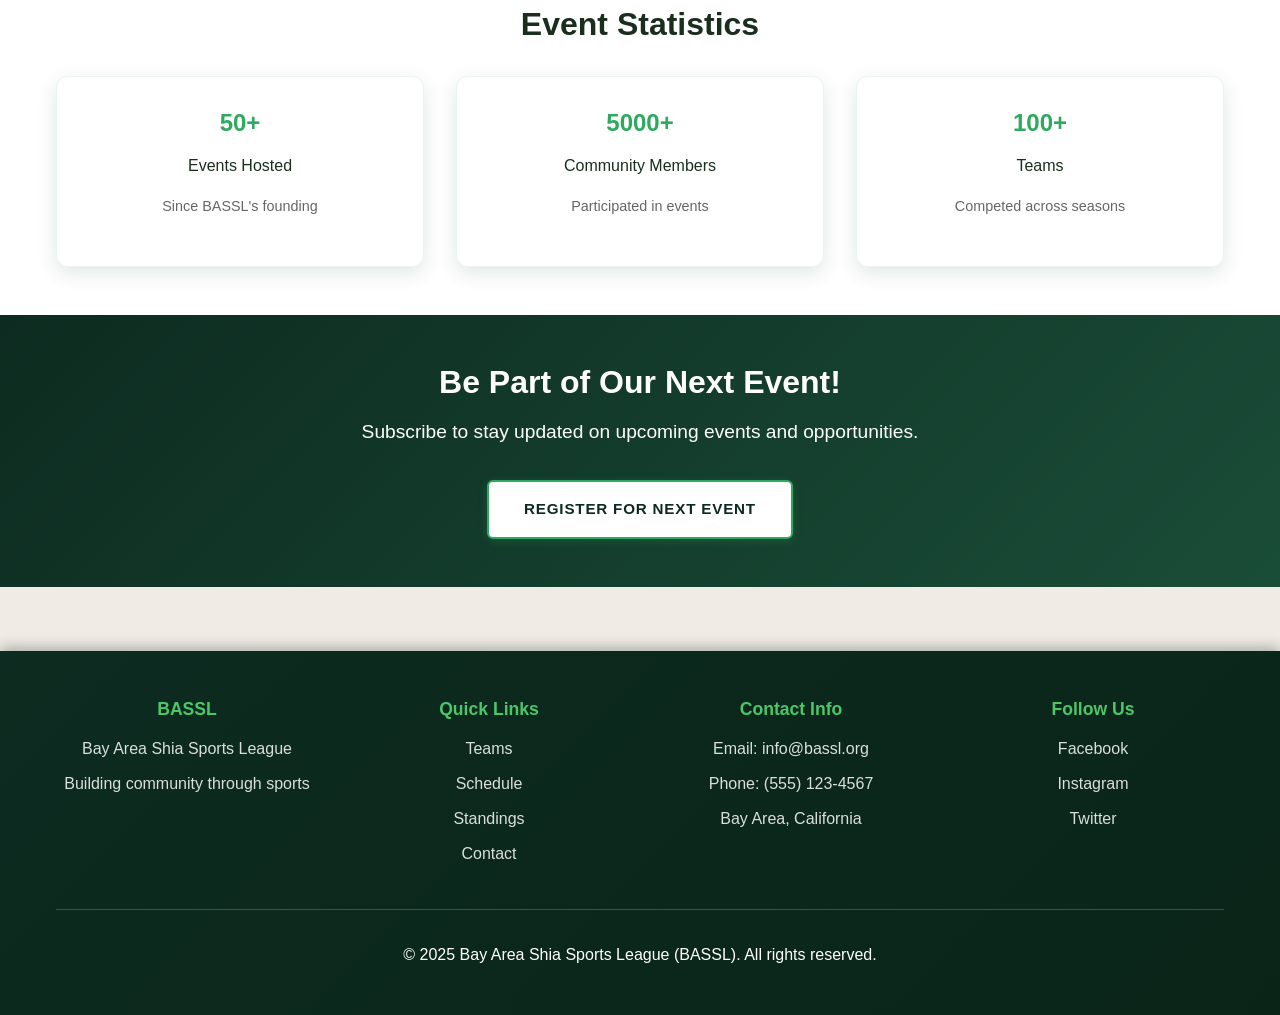
<file: past-events.html>
<!DOCTYPE html>
<html lang="en">
<head>
    <meta charset="UTF-8">
    <meta name="viewport" content="width=device-width, initial-scale=1.0">
    <meta name="description" content="BASSL Past Events - Explore memorable moments and highlights from Bay Area Shia Sports League events">
    <meta name="keywords" content="BASSL, Events, Past Events, Photos, Highlights, Bay Area, Shia, Sports">
    <title>Past Events - BASSL</title>
    <link rel="apple-touch-icon" sizes="180x180" href="apple-touch-icon.png">
    <link rel="icon" type="image/png" sizes="32x32" href="favicon-32x32.png">
    <link rel="icon" type="image/png" sizes="16x16" href="favicon-16x16.png">
    <link rel="manifest" href="site.webmanifest">
    <link rel="stylesheet" href="css/style.css">
</head>

<body>
    <!-- Header and Navigation -->
    <header>
        <div class="container">
            <div class="header-content">
                <div class="logo">
                    <img src="BASSL logo.jpg" alt="BASSL Logo" class="header-logo-image">
                    <div>
                        <h1>BASSL</h1>
                        <div class="logo-subtitle">Bay Area Shia Sports League</div>
                    </div>
                </div>
                <nav>
                    <button class="menu-toggle" aria-label="Toggle navigation menu">☰</button>
                    <ul id="nav-menu">
                        <li><a href="index.html">Home</a></li>
                        <li><a href="teams.html">Teams</a></li>
                        <li><a href="schedule.html">Schedule</a></li>
                        <li><a href="standings.html">Standings</a></li>
                        <li><a href="team-members.html">Meet the Team</a></li>
                        <li><a href="past-events.html" class="active">Past Events</a></li>
                        <li><a href="contact.html">Contact</a></li>
                    </ul>
                </nav>
            </div>
        </div>
    </header>

    <!-- Page Header -->
    <section class="section" style="background: linear-gradient(135deg, #1e3c72 0%, #2a5298 100%); color: white; padding: 4rem 0;">
        <div class="container text-center">
            <h1>Past Events</h1>
            <p style="font-size: 1.2rem;">Relive memorable moments from BASSL history</p>
        </div>
    </section>

    <!-- Events Gallery Section -->
    <section class="section">
        <div class="container">
            <h2 class="text-center mb-2">Event Highlights</h2>
            <div class="events-grid">
                <div class="event-card">
                    <div class="event-image" style="background: linear-gradient(135deg, #2eaa5f 0%, #1565a0 100%); height: 250px;"></div>
                    <h3>Soccer Championship 2024</h3>
                    <p class="event-date" style="color: var(--accent-emerald); font-weight: 600;">September 15, 2024</p>
                    <p>An exciting soccer championship where teams competed for the title. Congratulations to all participants and sponsors!</p>
                    <a href="#" class="btn" style="font-size: 0.9rem; padding: 0.5rem 1rem; display: inline-block;">View Photos</a>
                </div>

                <div class="event-card">
                    <div class="event-image" style="background: linear-gradient(135deg, #1565a0 0%, #0d8989 100%); height: 250px;"></div>
                    <h3>Basketball Tournament</h3>
                    <p class="event-date" style="color: var(--accent-emerald); font-weight: 600;">August 20, 2024</p>
                    <p>Thrilling basketball matches showcasing athletic talent and sportsmanship from Bay Area players.</p>
                    <a href="#" class="btn" style="font-size: 0.9rem; padding: 0.5rem 1rem; display: inline-block;">View Photos</a>
                </div>

                <div class="event-card">
                    <div class="event-image" style="background: linear-gradient(135deg, #0d8989 0%, #2eaa5f 100%); height: 250px;"></div>
                    <h3>Community Sports Festival</h3>
                    <p class="event-date" style="color: var(--accent-emerald); font-weight: 600;">July 10, 2024</p>
                    <p>A family-friendly festival featuring multiple sports, activities, food, and community celebration.</p>
                    <a href="#" class="btn" style="font-size: 0.9rem; padding: 0.5rem 1rem; display: inline-block;">View Photos</a>
                </div>

                <div class="event-card">
                    <div class="event-image" style="background: linear-gradient(135deg, #2eaa5f 0%, #0d8989 100%); height: 250px;"></div>
                    <h3>Spring Soccer League</h3>
                    <p class="event-date" style="color: var(--accent-emerald); font-weight: 600;">May 5, 2024</p>
                    <p>Spring season soccer league with multiple teams competing in week-long matches across the Bay Area.</p>
                    <a href="#" class="btn" style="font-size: 0.9rem; padding: 0.5rem 1rem; display: inline-block;">View Photos</a>
                </div>

                <div class="event-card">
                    <div class="event-image" style="background: linear-gradient(135deg, #1565a0 0%, #2eaa5f 100%); height: 250px;"></div>
                    <h3>New Year Kickoff Game</h3>
                    <p class="event-date" style="color: var(--accent-emerald); font-weight: 600;">January 1, 2024</p>
                    <p>Started the year with an exciting friendly match to celebrate BASSL and welcome the new season.</p>
                    <a href="#" class="btn" style="font-size: 0.9rem; padding: 0.5rem 1rem; display: inline-block;">View Photos</a>
                </div>

                <div class="event-card">
                    <div class="event-image" style="background: linear-gradient(135deg, #0d8989 0%, #1565a0 100%); height: 250px;"></div>
                    <h3>Year-End Gala</h3>
                    <p class="event-date" style="color: var(--accent-emerald); font-weight: 600;">December 16, 2023</p>
                    <p>Celebrated another successful year with awards, recognition, and community appreciation event.</p>
                    <a href="#" class="btn" style="font-size: 0.9rem; padding: 0.5rem 1rem; display: inline-block;">View Photos</a>
                </div>
            </div>
        </div>
    </section>

    <!-- Statistics Section -->
    <section class="section" style="background-color: white;">
        <div class="container">
            <h2 class="text-center mb-2">Event Statistics</h2>
            <div class="card-grid" style="grid-template-columns: repeat(auto-fit, minmax(250px, 1fr));">
                <div class="card info-card text-center">
                    <h3 style="color: var(--accent-emerald);">50+</h3>
                    <p>Events Hosted</p>
                    <p style="font-size: 0.9rem; color: #666;">Since BASSL's founding</p>
                </div>
                <div class="card info-card text-center">
                    <h3 style="color: var(--accent-emerald);">5000+</h3>
                    <p>Community Members</p>
                    <p style="font-size: 0.9rem; color: #666;">Participated in events</p>
                </div>
                <div class="card info-card text-center">
                    <h3 style="color: var(--accent-emerald);">100+</h3>
                    <p>Teams</p>
                    <p style="font-size: 0.9rem; color: #666;">Competed across seasons</p>
                </div>
            </div>
        </div>
    </section>

    <!-- Call to Action Section -->
    <section class="section" style="background: linear-gradient(135deg, var(--primary-dark) 0%, var(--primary-green) 100%); color: white;">
        <div class="container text-center">
            <h2>Be Part of Our Next Event!</h2>
            <p style="font-size: 1.2rem; margin-bottom: 2rem;">Subscribe to stay updated on upcoming events and opportunities.</p>
            <a href="contact.html" class="btn" style="background-color: white; color: var(--primary-dark);">Register for Next Event</a>
        </div>
    </section>

    <!-- Footer -->
    <footer>
        <div class="container">
            <div class="footer-content">
                <div class="footer-section">
                    <h4>BASSL</h4>
                    <p>Bay Area Shia Sports League</p>
                    <p>Building community through sports</p>
                </div>
                <div class="footer-section">
                    <h4>Quick Links</h4>
                    <p><a href="teams.html">Teams</a></p>
                    <p><a href="schedule.html">Schedule</a></p>
                    <p><a href="standings.html">Standings</a></p>
                    <p><a href="contact.html">Contact</a></p>
                </div>
                <div class="footer-section">
                    <h4>Contact Info</h4>
                    <p>Email: info@bassl.org</p>
                    <p>Phone: (555) 123-4567</p>
                    <p>Bay Area, California</p>
                </div>
                <div class="footer-section">
                    <h4>Follow Us</h4>
                    <p><a href="https://www.facebook.com/bashiasportsleague" target="_blank">Facebook</a></p>
                    <p><a href="https://www.instagram.com/bashiasportsleague/" target="_blank">Instagram</a></p>
                    <p><a href="https://twitter.com/bashiasports" target="_blank">Twitter</a></p>
                </div>
            </div>
            <div class="footer-bottom">
                <p>&copy; 2025 Bay Area Shia Sports League (BASSL). All rights reserved.</p>
            </div>
        </div>
    </footer>

    <!-- JavaScript for mobile menu and scroll animations -->
    <script>
        // Initialize scroll animations
        document.addEventListener('DOMContentLoaded', function() {
            const menuToggle = document.querySelector('.menu-toggle');
            const navMenu = document.getElementById('nav-menu');
            
            if (menuToggle && navMenu) {
                menuToggle.addEventListener('click', function() {
                    navMenu.classList.toggle('show');
                });
            }

            // Scroll animation observer
            const observerOptions = {
                threshold: 0.1,
                rootMargin: '0px 0px -50px 0px'
            };

            const observer = new IntersectionObserver(function(entries) {
                entries.forEach(entry => {
                    if (entry.isIntersecting) {
                        entry.target.classList.add('in-view');
                        observer.unobserve(entry.target);
                    }
                });
            }, observerOptions);

            // Observe all content sections and cards for scroll animations
            document.querySelectorAll('.section, .card, table, .table-container, .card-grid, .event-card').forEach(el => {
                el.classList.add('scroll-animate');
                observer.observe(el);
            });
        });
    </script>
</body>
</html>
</file>
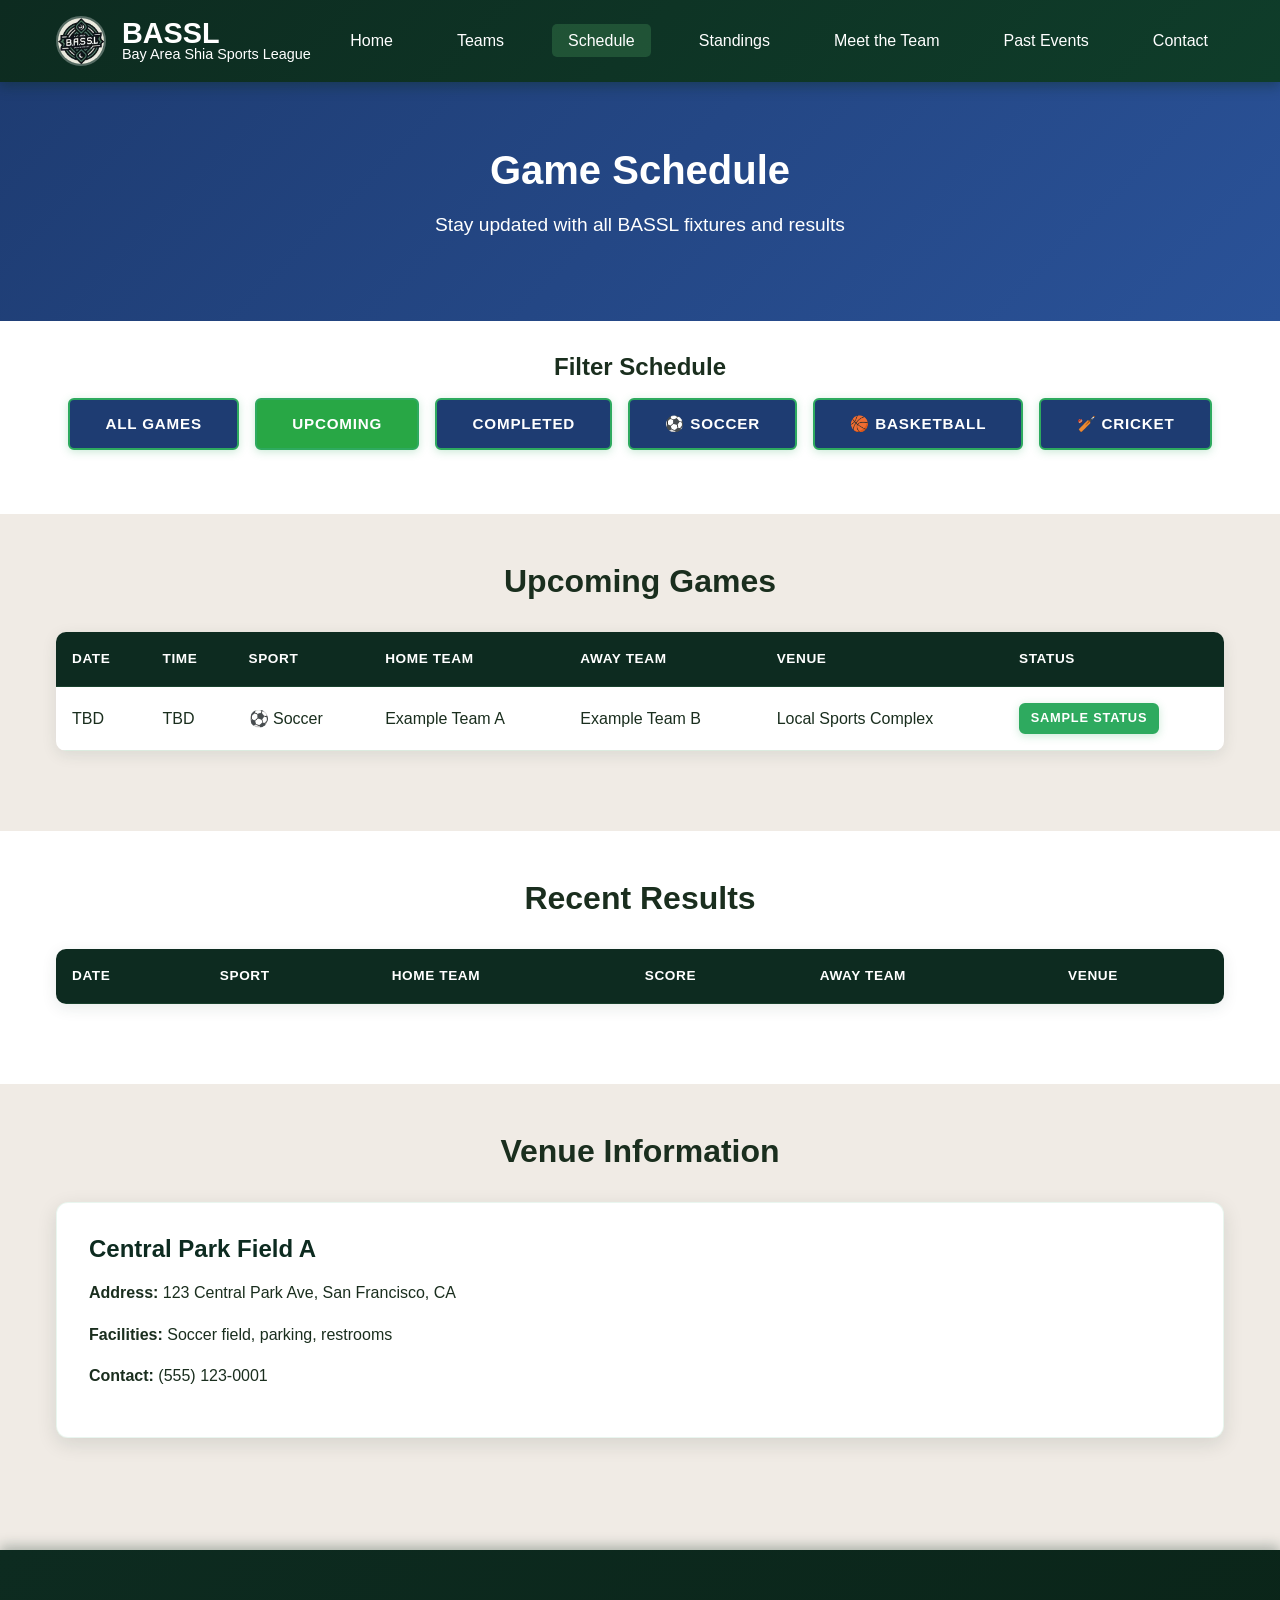
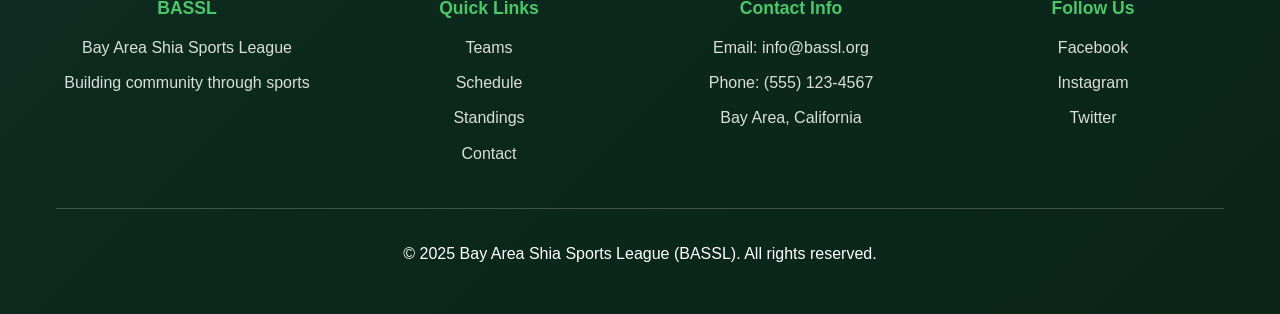
<file: schedule.html>
<!DOCTYPE html>
<html lang="en">
<head>
    <meta charset="UTF-8">
    <meta name="viewport" content="width=device-width, initial-scale=1.0">
    <meta name="description" content="BASSL Schedule - View all upcoming games and fixtures for the Bay Area Shia Sports League">
    <meta name="keywords" content="BASSL, Schedule, Games, Fixtures, Bay Area, Shia, Sports">
    <title>Schedule - BASSL</title>
    <link rel="apple-touch-icon" sizes="180x180" href="apple-touch-icon.png">
    <link rel="icon" type="image/png" sizes="32x32" href="favicon-32x32.png">
    <link rel="icon" type="image/png" sizes="16x16" href="favicon-16x16.png">
    <link rel="manifest" href="site.webmanifest">
    <link rel="stylesheet" href="css/style.css">
</head>

<body>
    <!-- Header and Navigation -->
    <header>
        <div class="container">
            <div class="header-content">
                <div class="logo">
                    <img src="BASSL logo.jpg" alt="BASSL Logo" class="header-logo-image">
                    <div>
                        <h1>BASSL</h1>
                        <div class="logo-subtitle">Bay Area Shia Sports League</div>
                    </div>
                </div>
                <nav>
                    <button class="menu-toggle" aria-label="Toggle navigation menu">☰</button>
                    <ul id="nav-menu">
                        <li><a href="index.html">Home</a></li>
                        <li><a href="teams.html">Teams</a></li>
                        <li><a href="schedule.html" class="active">Schedule</a></li>
                        <li><a href="standings.html">Standings</a></li>
                        <li><a href="team-members.html">Meet the Team</a></li>
                        <li><a href="past-events.html">Past Events</a></li>
                        <li><a href="contact.html">Contact</a></li>
                    </ul>
                </nav>
            </div>
        </div>
    </header>

    <!-- Page Header -->
    <section class="section" style="background: linear-gradient(135deg, #1e3c72 0%, #2a5298 100%); color: white; padding: 4rem 0;">
        <div class="container text-center">
            <h1>Game Schedule</h1>
            <p style="font-size: 1.2rem;">Stay updated with all BASSL fixtures and results</p>
        </div>
    </section>

    <!-- Schedule Filter Section -->
    <section class="section" style="background-color: white; padding: 2rem 0;">
        <div class="container">
            <div class="text-center mb-2">
                <h3>Filter Schedule</h3>
                <div style="display: flex; justify-content: center; gap: 1rem; flex-wrap: wrap; margin-top: 1rem;">
                    <button class="btn" onclick="showSchedule('all')" id="btn-all">All Games</button>
                    <button class="btn" onclick="showSchedule('upcoming')" id="btn-upcoming" style="background-color: #28a745;">Upcoming</button>
                    <button class="btn" onclick="showSchedule('completed')" id="btn-completed">Completed</button>
                    <button class="btn" onclick="showSchedule('soccer')" id="btn-soccer">⚽ Soccer</button>
                    <button class="btn" onclick="showSchedule('basketball')" id="btn-basketball">🏀 Basketball</button>
                    <button class="btn" onclick="showSchedule('cricket')" id="btn-cricket">🏏 Cricket</button>
                </div>
            </div>
        </div>
    </section>

    <!-- Upcoming Games Section -->
    <section class="section" id="upcoming-section">
        <div class="container">
            <h2 class="text-center mb-2">Upcoming Games</h2>
            <div class="table-container">
                <table>
                    <thead>
                        <tr>
                            <th>Date</th>
                            <th>Time</th>
                            <th>Sport</th>
                            <th>Home Team</th>
                            <th>Away Team</th>
                            <th>Venue</th>
                            <th>Status</th>
                        </tr>
                    </thead>
                    <tbody>
                        <tr class="upcoming soccer">
                            <td>TBD</td>
                            <td>TBD</td>
                            <td>⚽ Soccer</td>
                            <td>Example Team A</td>
                            <td>Example Team B</td>
                            <td>Local Sports Complex</td>
                            <td><span class="btn" style="font-size: 0.8rem; padding: 0.2rem 0.6rem;">Sample Status</span></td>
                        </tr>
                    </tbody>
                </table>
            </div>
        </div>
    </section>

    <!-- Recent Results Section -->
    <section class="section" style="background-color: white;" id="completed-section">
        <div class="container">
            <h2 class="text-center mb-2">Recent Results</h2>
            <div class="table-container">
                <table>
                    <thead>
                        <tr>
                            <th>Date</th>
                            <th>Sport</th>
                            <th>Home Team</th>
                            <th>Score</th>
                            <th>Away Team</th>
                            <th>Venue</th>
                        </tr>
                    </thead>
                    <tbody>
                        <tr class="completed soccer">
                            <td>TBD</td>
                            <td>⚽ Soccer</td>
                            <td>Example Team A</td>
                            <td><strong>0 - 0</strong></td>
                            <td>Example Team B</td>
                            <td>Local Sports Complex</td>
                        </tr>
                    </tbody>
                </table>
            </div>
        </div>
    </section>

    <!-- Venue Information Section -->
    <section class="section">
        <div class="container">
            <h2 class="text-center mb-2">Venue Information</h2>
            <div class="card-grid">
                <div class="card info-card">
                    <h3>Central Park Field A</h3>
                    <p><strong>Address:</strong> 123 Central Park Ave, San Francisco, CA</p>
                    <p><strong>Facilities:</strong> Soccer field, parking, restrooms</p>
                    <p><strong>Contact:</strong> (555) 123-0001</p>
                </div>
            </div>
        </div>
    </section>

    <!-- Footer -->
    <footer>
        <div class="container">
            <div class="footer-content">
                <div class="footer-section">
                    <h4>BASSL</h4>
                    <p>Bay Area Shia Sports League</p>
                    <p>Building community through sports</p>
                </div>
                <div class="footer-section">
                    <h4>Quick Links</h4>
                    <p><a href="teams.html">Teams</a></p>
                    <p><a href="schedule.html">Schedule</a></p>
                    <p><a href="standings.html">Standings</a></p>
                    <p><a href="contact.html">Contact</a></p>
                </div>
                <div class="footer-section">
                    <h4>Contact Info</h4>
                    <p>Email: info@bassl.org</p>
                    <p>Phone: (555) 123-4567</p>
                    <p>Bay Area, California</p>
                </div>
                <div class="footer-section">
                    <h4>Follow Us</h4>
                    <p><a href="https://www.facebook.com/bashiasportsleague" target="_blank">Facebook</a></p>
                    <p><a href="https://www.instagram.com/bashiasportsleague/" target="_blank">Instagram</a></p>
                    <p><a href="https://twitter.com/bashiasports" target="_blank">Twitter</a></p>
                </div>
            </div>
            <div class="footer-bottom">
                <p>&copy; 2025 Bay Area Shia Sports League (BASSL). All rights reserved.</p>
            </div>
        </div>
    </footer>

    <!-- JavaScript for schedule filtering, mobile menu and scroll animations -->
    <script>
        // Initialize scroll animations
        document.addEventListener('DOMContentLoaded', function() {
            const menuToggle = document.querySelector('.menu-toggle');
            const navMenu = document.getElementById('nav-menu');
            
            if (menuToggle && navMenu) {
                menuToggle.addEventListener('click', function() {
                    navMenu.classList.toggle('show');
                });
            }

            // Scroll animation observer
            const observerOptions = {
                threshold: 0.1,
                rootMargin: '0px 0px -50px 0px'
            };

            const observer = new IntersectionObserver(function(entries) {
                entries.forEach(entry => {
                    if (entry.isIntersecting) {
                        entry.target.classList.add('in-view');
                        observer.unobserve(entry.target);
                    }
                });
            }, observerOptions);

            // Observe all content sections and cards for scroll animations
            document.querySelectorAll('.section, .card, table, .table-container, .card-grid').forEach(el => {
                el.classList.add('scroll-animate');
                observer.observe(el);
            });
        });

        // Schedule filtering function
        function showSchedule(filter) {
            const allRows = document.querySelectorAll('tbody tr');
            const buttons = document.querySelectorAll('[id^="btn-"]');
            
            // Reset button styles
            buttons.forEach(btn => {
                btn.style.backgroundColor = '#1e3c72';
                btn.style.color = 'white';
            });
            
            // Highlight active button
            const activeBtn = document.getElementById('btn-' + filter);
            if (activeBtn) {
                activeBtn.style.backgroundColor = '#28a745';
                activeBtn.style.color = 'white';
            }
            
            // Show/hide rows based on filter
            allRows.forEach(row => {
                if (filter === 'all') {
                    row.style.display = '';
                } else if (filter === 'upcoming') {
                    row.style.display = row.classList.contains('upcoming') ? '' : 'none';
                } else if (filter === 'completed') {
                    row.style.display = row.classList.contains('completed') ? '' : 'none';
                } else if (filter === 'soccer') {
                    row.style.display = row.classList.contains('soccer') ? '' : 'none';
                } else if (filter === 'basketball') {
                    row.style.display = row.classList.contains('basketball') ? '' : 'none';
                } else if (filter === 'cricket') {
                    row.style.display = row.classList.contains('cricket') ? '' : 'none';
                }
            });
        }

        // Initialize with upcoming games
        document.addEventListener('DOMContentLoaded', function() {
            showSchedule('upcoming');
        });
    </script>
</body>
</html>
</file>
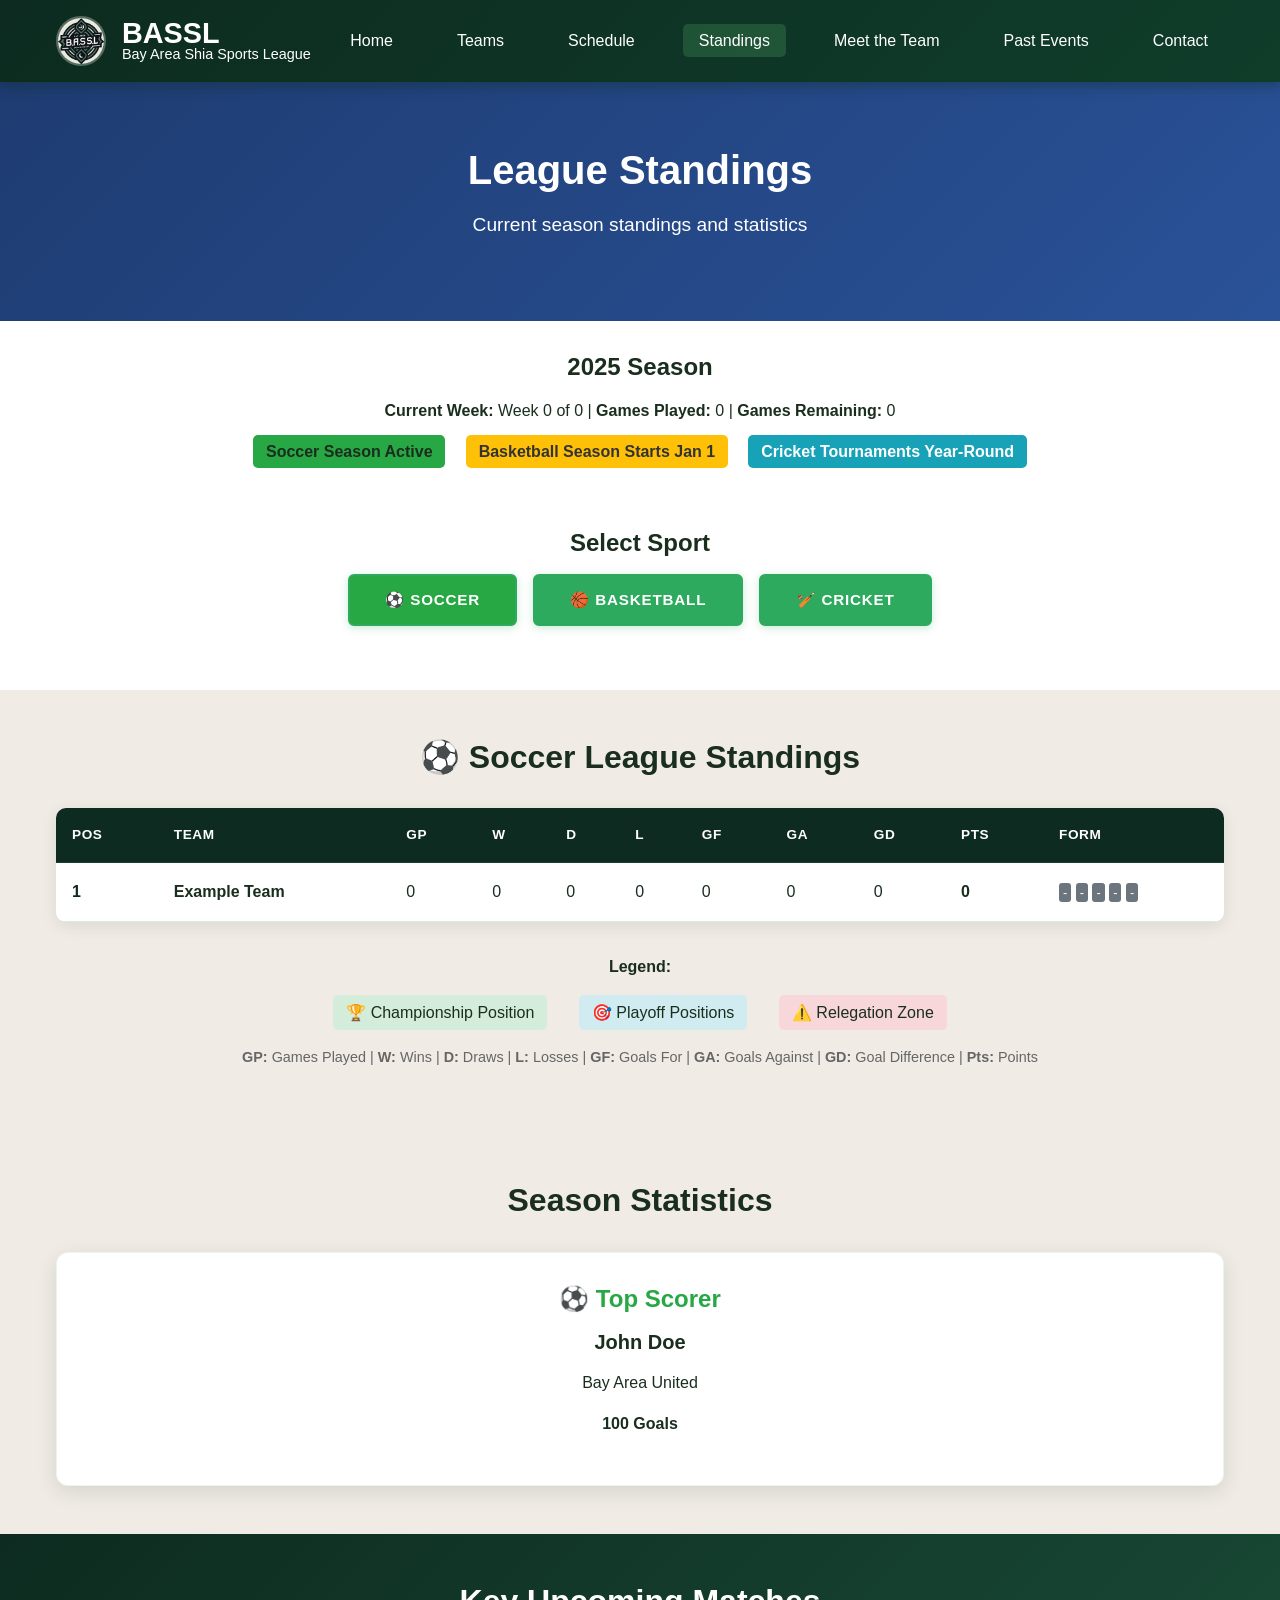
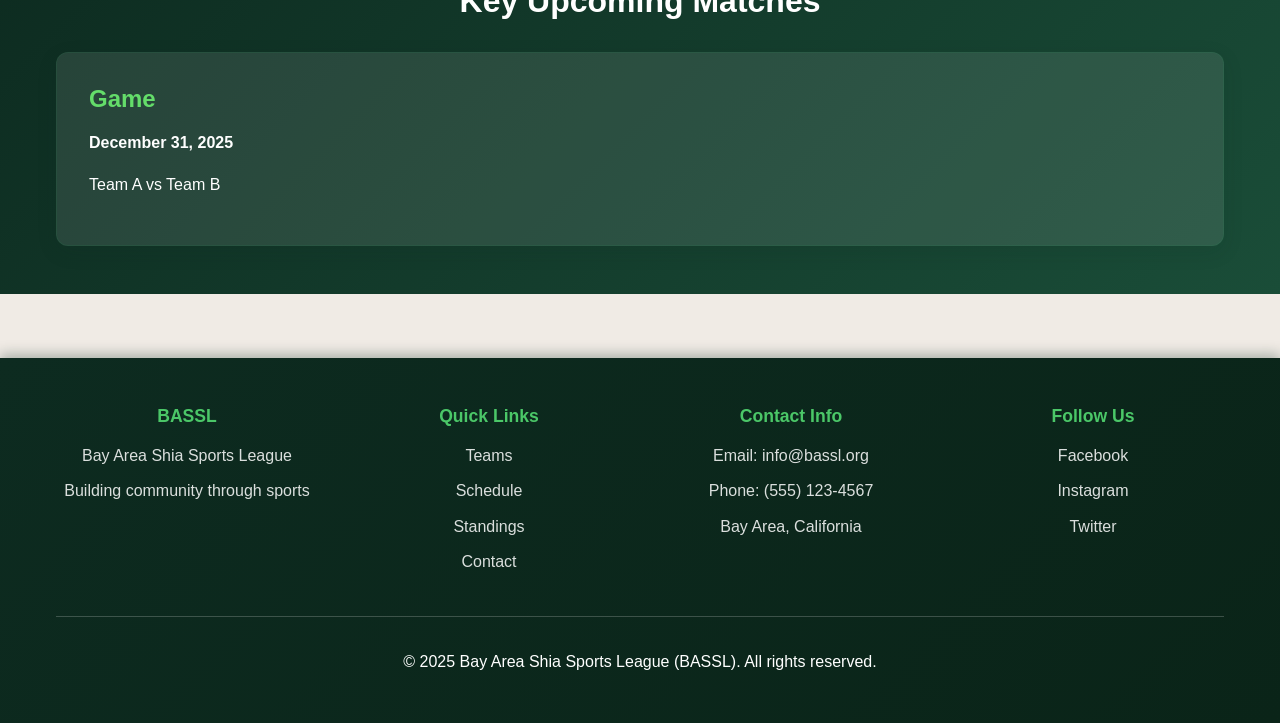
<file: standings.html>
<!DOCTYPE html>
<html lang="en">
<head>
    <meta charset="UTF-8">
    <meta name="viewport" content="width=device-width, initial-scale=1.0">
    <meta name="description" content="BASSL Standings - Current league table and team statistics for Bay Area Shia Sports League">
    <meta name="keywords" content="BASSL, Standings, League Table, Statistics, Bay Area, Shia, Sports">
    <title>Standings - BASSL</title>
    <link rel="apple-touch-icon" sizes="180x180" href="apple-touch-icon.png">
    <link rel="icon" type="image/png" sizes="32x32" href="favicon-32x32.png">
    <link rel="icon" type="image/png" sizes="16x16" href="favicon-16x16.png">
    <link rel="manifest" href="site.webmanifest">
    <link rel="stylesheet" href="css/style.css">
</head>

<body>
    <!-- Header and Navigation -->
    <header>
        <div class="container">
            <div class="header-content">
                <div class="logo">
                    <img src="BASSL logo.jpg" alt="BASSL Logo" class="header-logo-image">
                    <div>
                        <h1>BASSL</h1>
                        <div class="logo-subtitle">Bay Area Shia Sports League</div>
                    </div>
                </div>
                <nav>
                    <button class="menu-toggle" aria-label="Toggle navigation menu">☰</button>
                    <ul id="nav-menu">
                        <li><a href="index.html">Home</a></li>
                        <li><a href="teams.html">Teams</a></li>
                        <li><a href="schedule.html">Schedule</a></li>
                        <li><a href="standings.html" class="active">Standings</a></li>
                        <li><a href="team-members.html">Meet the Team</a></li>
                        <li><a href="past-events.html">Past Events</a></li>
                        <li><a href="contact.html">Contact</a></li>
                    </ul>
                </nav>
            </div>
        </div>
    </header>

    <!-- Page Header -->
    <section class="section" style="background: linear-gradient(135deg, #1e3c72 0%, #2a5298 100%); color: white; padding: 4rem 0;">
        <div class="container text-center">
            <h1>League Standings</h1>
            <p style="font-size: 1.2rem;">Current season standings and statistics</p>
        </div>
    </section>

    <!-- Season Info -->
    <section class="section" style="background-color: white; padding: 2rem 0;">
        <div class="container text-center">
            <h3>2025 Season</h3>
            <p><strong>Current Week:</strong> Week 0 of 0 | <strong>Games Played:</strong> 0 | <strong>Games Remaining:</strong> 0</p>
            <div style="margin-top: 1rem;">
                <span style="background-color: #28a745; margin-right: 1rem; padding: 0.5rem 0.8rem; border-radius: 5px;"><strong>Soccer Season Active</strong></span>
                <span style="background-color: #ffc107; color: #333; padding: 0.5rem 0.8rem; border-radius: 5px;"><strong>Basketball Season Starts Jan 1</strong></span>
                <span style="background-color: #17a2b8; color: white; margin-left: 1rem; padding: 0.5rem 0.8rem; border-radius: 5px;"><strong>Cricket Tournaments Year-Round</strong></span>
            </div>
        </div>
    </section>

    <!-- Sport Filter Tabs -->
    <section class="section" style="background-color: white; padding: 2rem 0;">
        <div class="container">
            <div class="text-center mb-2">
                <h3>Select Sport</h3>
                <div style="display: flex; justify-content: center; gap: 1rem; flex-wrap: wrap; margin-top: 1rem;">
                    <button class="btn sport-filter-btn" onclick="showStandings('soccer')" id="btn-sport-soccer" style="background-color: #28a745;">⚽ Soccer</button>
                    <button class="btn sport-filter-btn" onclick="showStandings('basketball')" id="btn-sport-basketball">🏀 Basketball</button>
                    <button class="btn sport-filter-btn" onclick="showStandings('cricket')" id="btn-sport-cricket">🏏 Cricket</button>
                </div>
            </div>
        </div>
    </section>

    <!-- Soccer Standings -->
    <section class="section" id="soccer-standings-section">
        <div class="container">
            <h2 class="text-center mb-2">⚽ Soccer League Standings</h2>
            <div class="table-container">
                <table class="standings-table">
                    <thead>
                        <tr>
                            <th>Pos</th>
                            <th>Team</th>
                            <th>GP</th>
                            <th>W</th>
                            <th>D</th>
                            <th>L</th>
                            <th>GF</th>
                            <th>GA</th>
                            <th>GD</th>
                            <th>Pts</th>
                            <th>Form</th>
                        </tr>
                    </thead>
                    <tbody>
                        <tr>
                            <td>1</td>
                            <td><strong>Example Team</strong></td>
                            <td>0</td>
                            <td>0</td>
                            <td>0</td>
                            <td>0</td>
                            <td>0</td>
                            <td>0</td>
                            <td>0</td>
                            <td><strong>0</strong></td>
                            <td>
                                <span style="background: #6c757d; color: white; padding: 2px 4px; border-radius: 3px; font-size: 0.8rem;">-</span>
                                <span style="background: #6c757d; color: white; padding: 2px 4px; border-radius: 3px; font-size: 0.8rem;">-</span>
                                <span style="background: #6c757d; color: white; padding: 2px 4px; border-radius: 3px; font-size: 0.8rem;">-</span>
                                <span style="background: #6c757d; color: white; padding: 2px 4px; border-radius: 3px; font-size: 0.8rem;">-</span>
                                <span style="background: #6c757d; color: white; padding: 2px 4px; border-radius: 3px; font-size: 0.8rem;">-</span>
                            </td>
                        </tr>
                    </tbody>
                </table>
            </div>
            
            <!-- Legend -->
            <div style="margin-top: 1rem; text-align: center;">
                <p><strong>Legend:</strong></p>
                <div style="display: flex; justify-content: center; gap: 2rem; flex-wrap: wrap; margin-top: 0.5rem;">
                    <span style="background-color: #d4edda; padding: 0.3rem 0.8rem; border-radius: 5px;">🏆 Championship Position</span>
                    <span style="background-color: #d1ecf1; padding: 0.3rem 0.8rem; border-radius: 5px;">🎯 Playoff Positions</span>
                    <span style="background-color: #f8d7da; padding: 0.3rem 0.8rem; border-radius: 5px;">⚠️ Relegation Zone</span>
                </div>
                <p style="margin-top: 1rem; font-size: 0.9rem; color: #666;">
                    <strong>GP:</strong> Games Played | <strong>W:</strong> Wins | <strong>D:</strong> Draws | <strong>L:</strong> Losses | 
                    <strong>GF:</strong> Goals For | <strong>GA:</strong> Goals Against | <strong>GD:</strong> Goal Difference | <strong>Pts:</strong> Points
                </p>
            </div>
        </div>
    </section>

    <!-- Basketball Standings (Placeholder) -->
    <section class="section" style="background-color: white; display: none;" id="basketball-standings-section">
        <div class="container">
            <h2 class="text-center mb-2">🏀 Basketball League Standings</h2>
            <div class="text-center" style="padding: 3rem 0;">
                <h3 style="color: #666;">Season Starts Jan 1, 2025</h3>
                <p style="color: #666; margin-bottom: 2rem;">Basketball standings will be available once the season begins.</p>
                <div class="card-grid" style="max-width: 800px; margin: 0 auto;">
                    <div class="card info-card text-center">
                        <h4>Bay Area Ballers</h4>
                        <p>Ready for tip-off</p>
                    </div>
                </div>
            </div>
        </div>
    </section>

    <!-- Cricket Standings -->
    <section class="section" style="background-color: white; display: none;" id="cricket-standings-section">
        <div class="container">
            <h2 class="text-center mb-2">🏏 Cricket League Standings</h2>
            <div class="table-container">
                <table class="standings-table">
                    <thead>
                        <tr>
                            <th>Pos</th>
                            <th>Team</th>
                            <th>Matches</th>
                            <th>Wins</th>
                            <th>Losses</th>
                            <th>NR</th>
                            <th>Runs For</th>
                            <th>Runs Against</th>
                            <th>NRR</th>
                            <th>Points</th>
                        </tr>
                    </thead>
                    <tbody>
                        <tr>
                            <td>1</td>
                            <td><strong>Example Team</strong></td>
                            <td>0</td>
                            <td>0</td>
                            <td>0</td>
                            <td>0</td>
                            <td>0</td>
                            <td>0</td>
                            <td>0.00</td>
                            <td><strong>0</strong></td>
                        </tr>
                    </tbody>
                </table>
            </div>
            
            <!-- Legend -->
            <div style="margin-top: 1rem; text-align: center;">
                <p><strong>Legend:</strong></p>
                <div style="display: flex; justify-content: center; gap: 2rem; flex-wrap: wrap; margin-top: 0.5rem;">
                    <span style="background-color: #d4edda; padding: 0.3rem 0.8rem; border-radius: 5px;">🏆 Championship Position</span>
                    <span style="background-color: #d1ecf1; padding: 0.3rem 0.8rem; border-radius: 5px;">🎯 Playoff Positions</span>
                    <span style="background-color: #f8d7da; padding: 0.3rem 0.8rem; border-radius: 5px;">⚠️ Elimination Zone</span>
                </div>
                <p style="margin-top: 1rem; font-size: 0.9rem; color: #666;">
                    <strong>NR:</strong> No Results | <strong>NRR:</strong> Net Run Rate
                </p>
            </div>
        </div>
    </section>

    <!-- Statistics Section -->
    <section class="section">
        <div class="container">
            <h2 class="text-center mb-2">Season Statistics</h2>
            <div class="card-grid">
                <div class="card info-card text-center">
                    <h3 style="color: #28a745;">⚽ Top Scorer</h3>
                    <h4>John Doe</h4>
                    <p>Bay Area United</p>
                    <p><strong>100 Goals</strong></p>
                </div>
                </div>
            </div>
        </div>
    </section>

    <!-- Upcoming Key Matches -->
    <section class="section" style="background: linear-gradient(135deg, var(--primary-dark) 0%, var(--primary-green) 100%); color: white;">
        <div class="container">
            <h2 class="text-center mb-2">Key Upcoming Matches</h2>
            <div class="card-grid">
                <div class="card" style="background: rgba(255,255,255,0.1); color: white;">
                    <h3 style="color: rgb(100, 221, 106);">Game</h3>
                    <p><strong>December 31, 2025</strong></p>
                    <p>Team A vs Team B</p>
                </div>
            </div>
        </div>
    </section>

    <!-- Footer -->
    <footer>
        <div class="container">
            <div class="footer-content">
                <div class="footer-section">
                    <h4>BASSL</h4>
                    <p>Bay Area Shia Sports League</p>
                    <p>Building community through sports</p>
                </div>
                <div class="footer-section">
                    <h4>Quick Links</h4>
                    <p><a href="teams.html">Teams</a></p>
                    <p><a href="schedule.html">Schedule</a></p>
                    <p><a href="standings.html">Standings</a></p>
                    <p><a href="contact.html">Contact</a></p>
                </div>
                <div class="footer-section">
                    <h4>Contact Info</h4>
                    <p>Email: info@bassl.org</p>
                    <p>Phone: (555) 123-4567</p>
                    <p>Bay Area, California</p>
                </div>
                <div class="footer-section">
                    <h4>Follow Us</h4>
                    <p><a href="https://www.facebook.com/bashiasportsleague" target="_blank">Facebook</a></p>
                    <p><a href="https://www.instagram.com/bashiasportsleague/" target="_blank">Instagram</a></p>
                    <p><a href="https://twitter.com/bashiasports" target="_blank">Twitter</a></p>
                </div>
            </div>
            <div class="footer-bottom">
                <p>&copy; 2025 Bay Area Shia Sports League (BASSL). All rights reserved.</p>
            </div>
        </div>
    </footer>

    <!-- Minimal JavaScript for mobile menu and scroll animations -->
    <script>
        // Sport filter function
        function showStandings(sport) {
            // Hide all sport sections
            document.getElementById('soccer-standings-section').style.display = 'none';
            document.getElementById('basketball-standings-section').style.display = 'none';
            document.getElementById('cricket-standings-section').style.display = 'none';
            
            // Remove active state from all buttons
            document.getElementById('btn-sport-soccer').style.backgroundColor = '';
            document.getElementById('btn-sport-basketball').style.backgroundColor = '';
            document.getElementById('btn-sport-cricket').style.backgroundColor = '';
            
            // Show selected sport section
            if (sport === 'soccer') {
                document.getElementById('soccer-standings-section').style.display = 'block';
                document.getElementById('btn-sport-soccer').style.backgroundColor = '#28a745';
            } else if (sport === 'basketball') {
                document.getElementById('basketball-standings-section').style.display = 'block';
                document.getElementById('btn-sport-basketball').style.backgroundColor = '#007bff';
            } else if (sport === 'cricket') {
                document.getElementById('cricket-standings-section').style.display = 'block';
                document.getElementById('btn-sport-cricket').style.backgroundColor = '#17a2b8';
            }
        }

        document.addEventListener('DOMContentLoaded', function() {
            const menuToggle = document.querySelector('.menu-toggle');
            const navMenu = document.getElementById('nav-menu');
            
            if (menuToggle && navMenu) {
                menuToggle.addEventListener('click', function() {
                    navMenu.classList.toggle('show');
                });
            }

            // Scroll animation observer
            const observerOptions = {
                threshold: 0.1,
                rootMargin: '0px 0px -50px 0px'
            };

            const observer = new IntersectionObserver(function(entries) {
                entries.forEach(entry => {
                    if (entry.isIntersecting) {
                        entry.target.classList.add('in-view');
                        observer.unobserve(entry.target);
                    }
                });
            }, observerOptions);

            // Observe all content sections and cards for scroll animations
            document.querySelectorAll('.section, .card, table, .table-container, .card-grid').forEach(el => {
                el.classList.add('scroll-animate');
                observer.observe(el);
            });
        });
    </script>
</body>
</html>
</file>
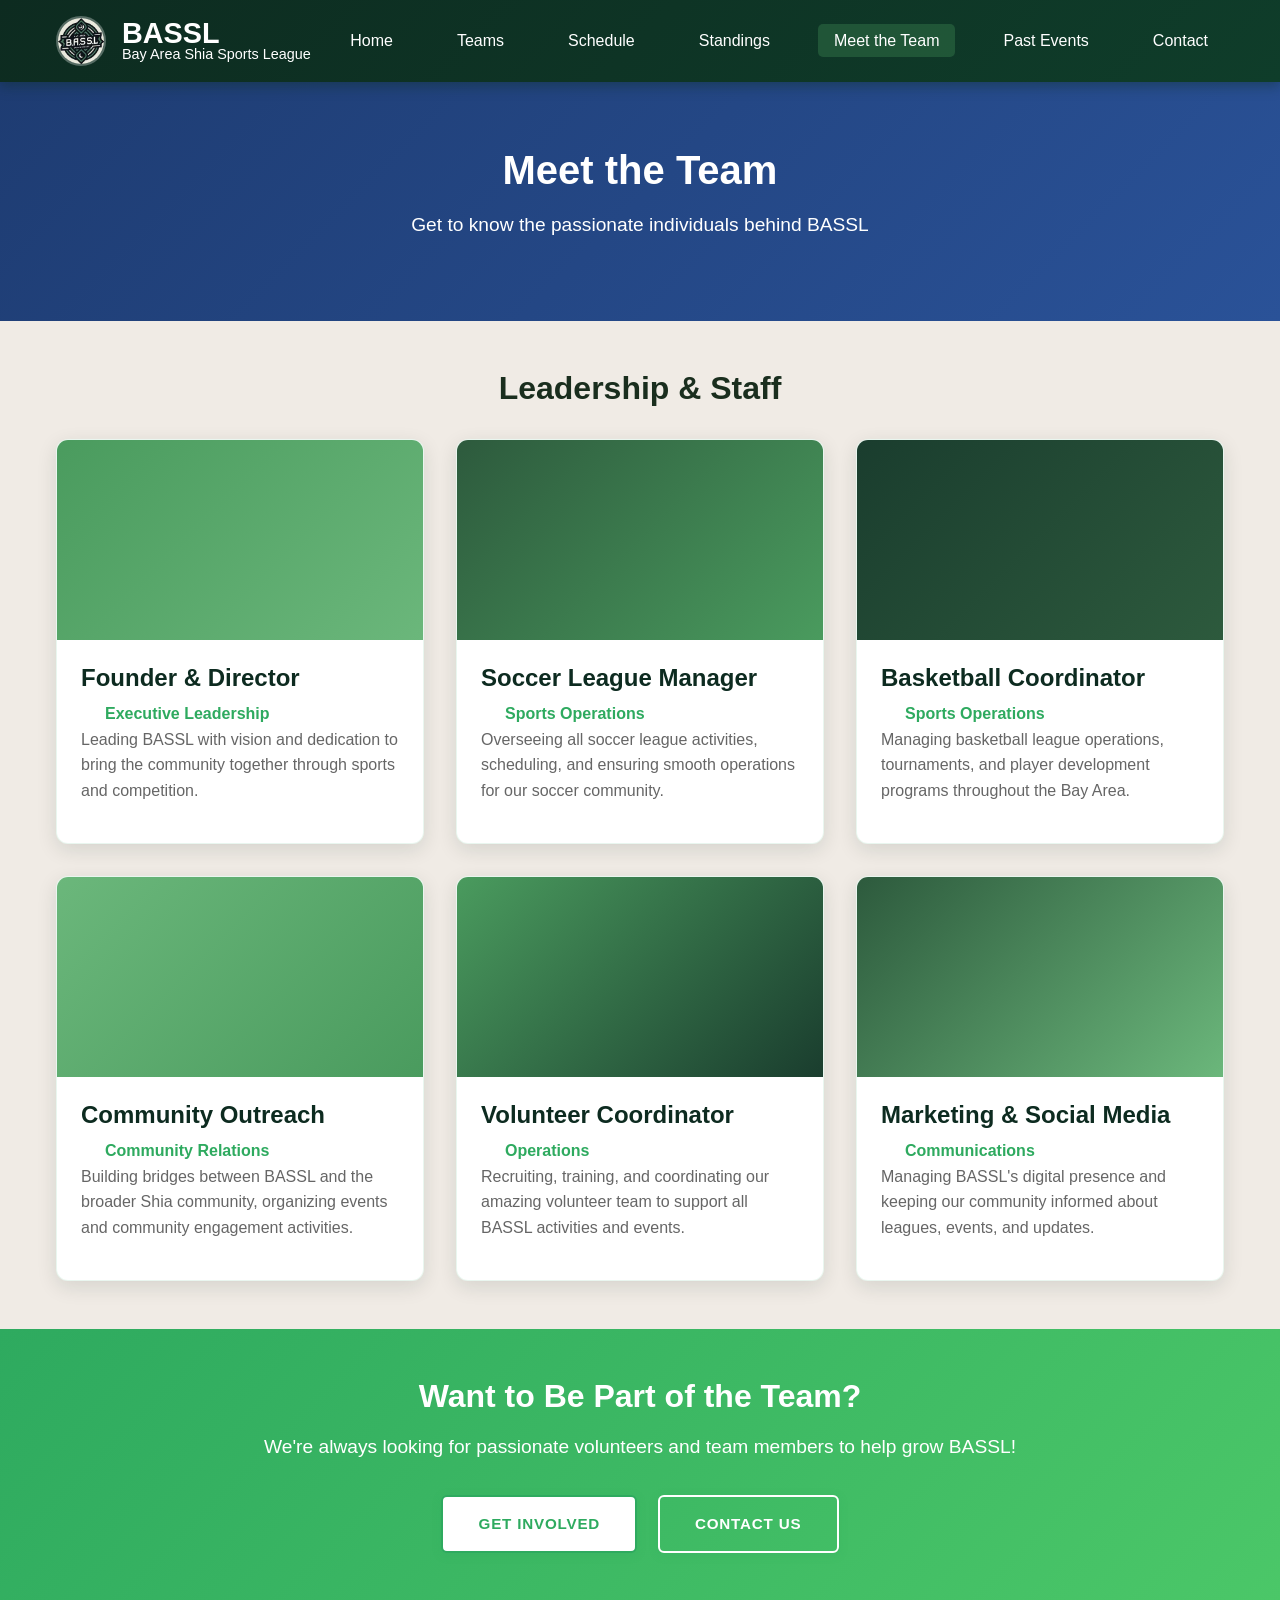
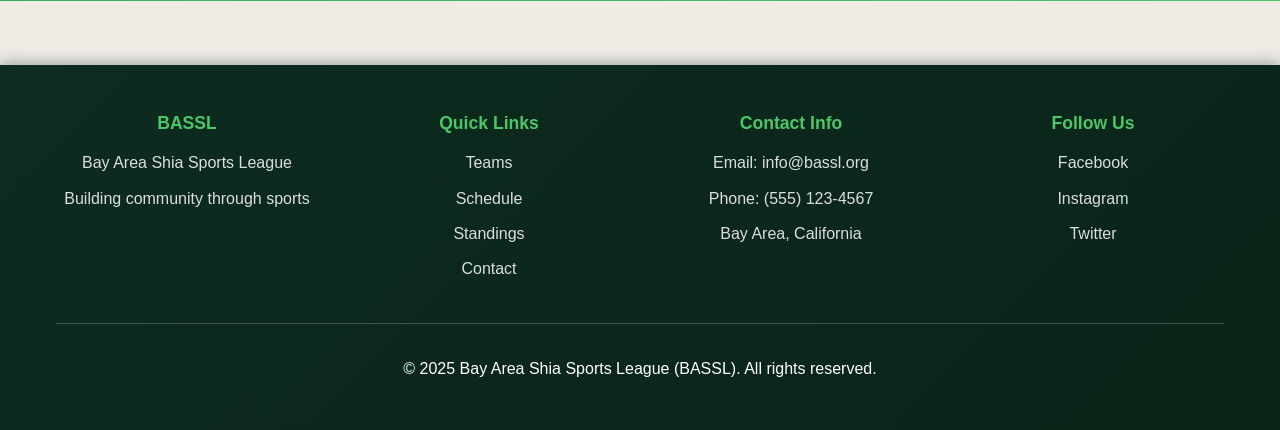
<file: team-members.html>
<!DOCTYPE html>
<html lang="en">
<head>
    <meta charset="UTF-8">
    <meta name="viewport" content="width=device-width, initial-scale=1.0">
    <meta name="description" content="BASSL Team Members - Meet the passionate individuals leading the Bay Area Shia Sports League">
    <meta name="keywords" content="BASSL, Team Members, Staff, Leadership, Bay Area, Shia, Sports">
    <title>Meet the Team - BASSL</title>
    <link rel="apple-touch-icon" sizes="180x180" href="apple-touch-icon.png">
    <link rel="icon" type="image/png" sizes="32x32" href="favicon-32x32.png">
    <link rel="icon" type="image/png" sizes="16x16" href="favicon-16x16.png">
    <link rel="manifest" href="site.webmanifest">
    <link rel="stylesheet" href="css/style.css">
</head>

<body>
    <!-- Header and Navigation -->
    <header>
        <div class="container">
            <div class="header-content">
                <div class="logo">
                    <img src="BASSL logo.jpg" alt="BASSL Logo" class="header-logo-image">
                    <div>
                        <h1>BASSL</h1>
                        <div class="logo-subtitle">Bay Area Shia Sports League</div>
                    </div>
                </div>
                <nav>
                    <button class="menu-toggle" aria-label="Toggle navigation menu">☰</button>
                    <ul id="nav-menu">
                        <li><a href="index.html">Home</a></li>
                        <li><a href="teams.html">Teams</a></li>
                        <li><a href="schedule.html">Schedule</a></li>
                        <li><a href="standings.html">Standings</a></li>
                        <li><a href="team-members.html" class="active">Meet the Team</a></li>
                        <li><a href="past-events.html">Past Events</a></li>
                        <li><a href="contact.html">Contact</a></li>
                    </ul>
                </nav>
            </div>
        </div>
    </header>

    <!-- Page Header -->
    <section class="section" style="background: linear-gradient(135deg, #1e3c72 0%, #2a5298 100%); color: white; padding: 4rem 0;">
        <div class="container text-center">
            <h1>Meet the Team</h1>
            <p style="font-size: 1.2rem;">Get to know the passionate individuals behind BASSL</p>
        </div>
    </section>

    <!-- Team Members Section -->
    <section class="section">
        <div class="container">
            <h2 class="text-center mb-2">Leadership & Staff</h2>
            <div class="team-grid">
                <div class="team-member-card">
                    <div class="member-photo" style="background: linear-gradient(135deg, #4a9b5e, #6bb77b);"></div>
                    <h3>Founder & Director</h3>
                    <p class="member-role" style="color: var(--accent-emerald); font-weight: 600;">Executive Leadership</p>
                    <p>Leading BASSL with vision and dedication to bring the community together through sports and competition.</p>
                </div>

                <div class="team-member-card">
                    <div class="member-photo" style="background: linear-gradient(135deg, #2d5a3d, #4a9b5e);"></div>
                    <h3>Soccer League Manager</h3>
                    <p class="member-role" style="color: var(--accent-emerald); font-weight: 600;">Sports Operations</p>
                    <p>Overseeing all soccer league activities, scheduling, and ensuring smooth operations for our soccer community.</p>
                </div>

                <div class="team-member-card">
                    <div class="member-photo" style="background: linear-gradient(135deg, #1a3d2e, #2d5a3d);"></div>
                    <h3>Basketball Coordinator</h3>
                    <p class="member-role" style="color: var(--accent-emerald); font-weight: 600;">Sports Operations</p>
                    <p>Managing basketball league operations, tournaments, and player development programs throughout the Bay Area.</p>
                </div>

                <div class="team-member-card">
                    <div class="member-photo" style="background: linear-gradient(135deg, #6bb77b, #4a9b5e);"></div>
                    <h3>Community Outreach</h3>
                    <p class="member-role" style="color: var(--accent-emerald); font-weight: 600;">Community Relations</p>
                    <p>Building bridges between BASSL and the broader Shia community, organizing events and community engagement activities.</p>
                </div>

                <div class="team-member-card">
                    <div class="member-photo" style="background: linear-gradient(135deg, #4a9b5e, #1a3d2e);"></div>
                    <h3>Volunteer Coordinator</h3>
                    <p class="member-role" style="color: var(--accent-emerald); font-weight: 600;">Operations</p>
                    <p>Recruiting, training, and coordinating our amazing volunteer team to support all BASSL activities and events.</p>
                </div>

                <div class="team-member-card">
                    <div class="member-photo" style="background: linear-gradient(135deg, #2d5a3d, #6bb77b);"></div>
                    <h3>Marketing & Social Media</h3>
                    <p class="member-role" style="color: var(--accent-emerald); font-weight: 600;">Communications</p>
                    <p>Managing BASSL's digital presence and keeping our community informed about leagues, events, and updates.</p>
                </div>
            </div>
        </div>
    </section>

    <!-- Join Our Team Section -->
    <section class="section" style="background: linear-gradient(135deg, var(--accent-emerald) 0%, var(--accent-light) 100%); color: white;">
        <div class="container text-center">
            <h2>Want to Be Part of the Team?</h2>
            <p style="font-size: 1.2rem; margin-bottom: 2rem;">We're always looking for passionate volunteers and team members to help grow BASSL!</p>
            <div>
                <a href="contact.html" class="btn" style="background-color: white; color: var(--accent-emerald); margin-right: 1rem;">Get Involved</a>
                <a href="contact.html" class="btn btn-secondary">Contact Us</a>
            </div>
        </div>
    </section>

    <!-- Footer -->
    <footer>
        <div class="container">
            <div class="footer-content">
                <div class="footer-section">
                    <h4>BASSL</h4>
                    <p>Bay Area Shia Sports League</p>
                    <p>Building community through sports</p>
                </div>
                <div class="footer-section">
                    <h4>Quick Links</h4>
                    <p><a href="teams.html">Teams</a></p>
                    <p><a href="schedule.html">Schedule</a></p>
                    <p><a href="standings.html">Standings</a></p>
                    <p><a href="contact.html">Contact</a></p>
                </div>
                <div class="footer-section">
                    <h4>Contact Info</h4>
                    <p>Email: info@bassl.org</p>
                    <p>Phone: (555) 123-4567</p>
                    <p>Bay Area, California</p>
                </div>
                <div class="footer-section">
                    <h4>Follow Us</h4>
                    <p><a href="https://www.facebook.com/bashiasportsleague" target="_blank">Facebook</a></p>
                    <p><a href="https://www.instagram.com/bashiasportsleague/" target="_blank">Instagram</a></p>
                    <p><a href="https://twitter.com/bashiasports" target="_blank">Twitter</a></p>
                </div>
            </div>
            <div class="footer-bottom">
                <p>&copy; 2025 Bay Area Shia Sports League (BASSL). All rights reserved.</p>
            </div>
        </div>
    </footer>

    <!-- JavaScript for mobile menu and scroll animations -->
    <script>
        // Initialize scroll animations
        document.addEventListener('DOMContentLoaded', function() {
            const menuToggle = document.querySelector('.menu-toggle');
            const navMenu = document.getElementById('nav-menu');
            
            if (menuToggle && navMenu) {
                menuToggle.addEventListener('click', function() {
                    navMenu.classList.toggle('show');
                });
            }

            // Scroll animation observer
            const observerOptions = {
                threshold: 0.1,
                rootMargin: '0px 0px -50px 0px'
            };

            const observer = new IntersectionObserver(function(entries) {
                entries.forEach(entry => {
                    if (entry.isIntersecting) {
                        entry.target.classList.add('in-view');
                        observer.unobserve(entry.target);
                    }
                });
            }, observerOptions);

            // Observe all content sections and cards for scroll animations
            document.querySelectorAll('.section, .card, table, .table-container, .card-grid, .team-member-card').forEach(el => {
                el.classList.add('scroll-animate');
                observer.observe(el);
            });
        });
    </script>
</body>
</html>
</file>
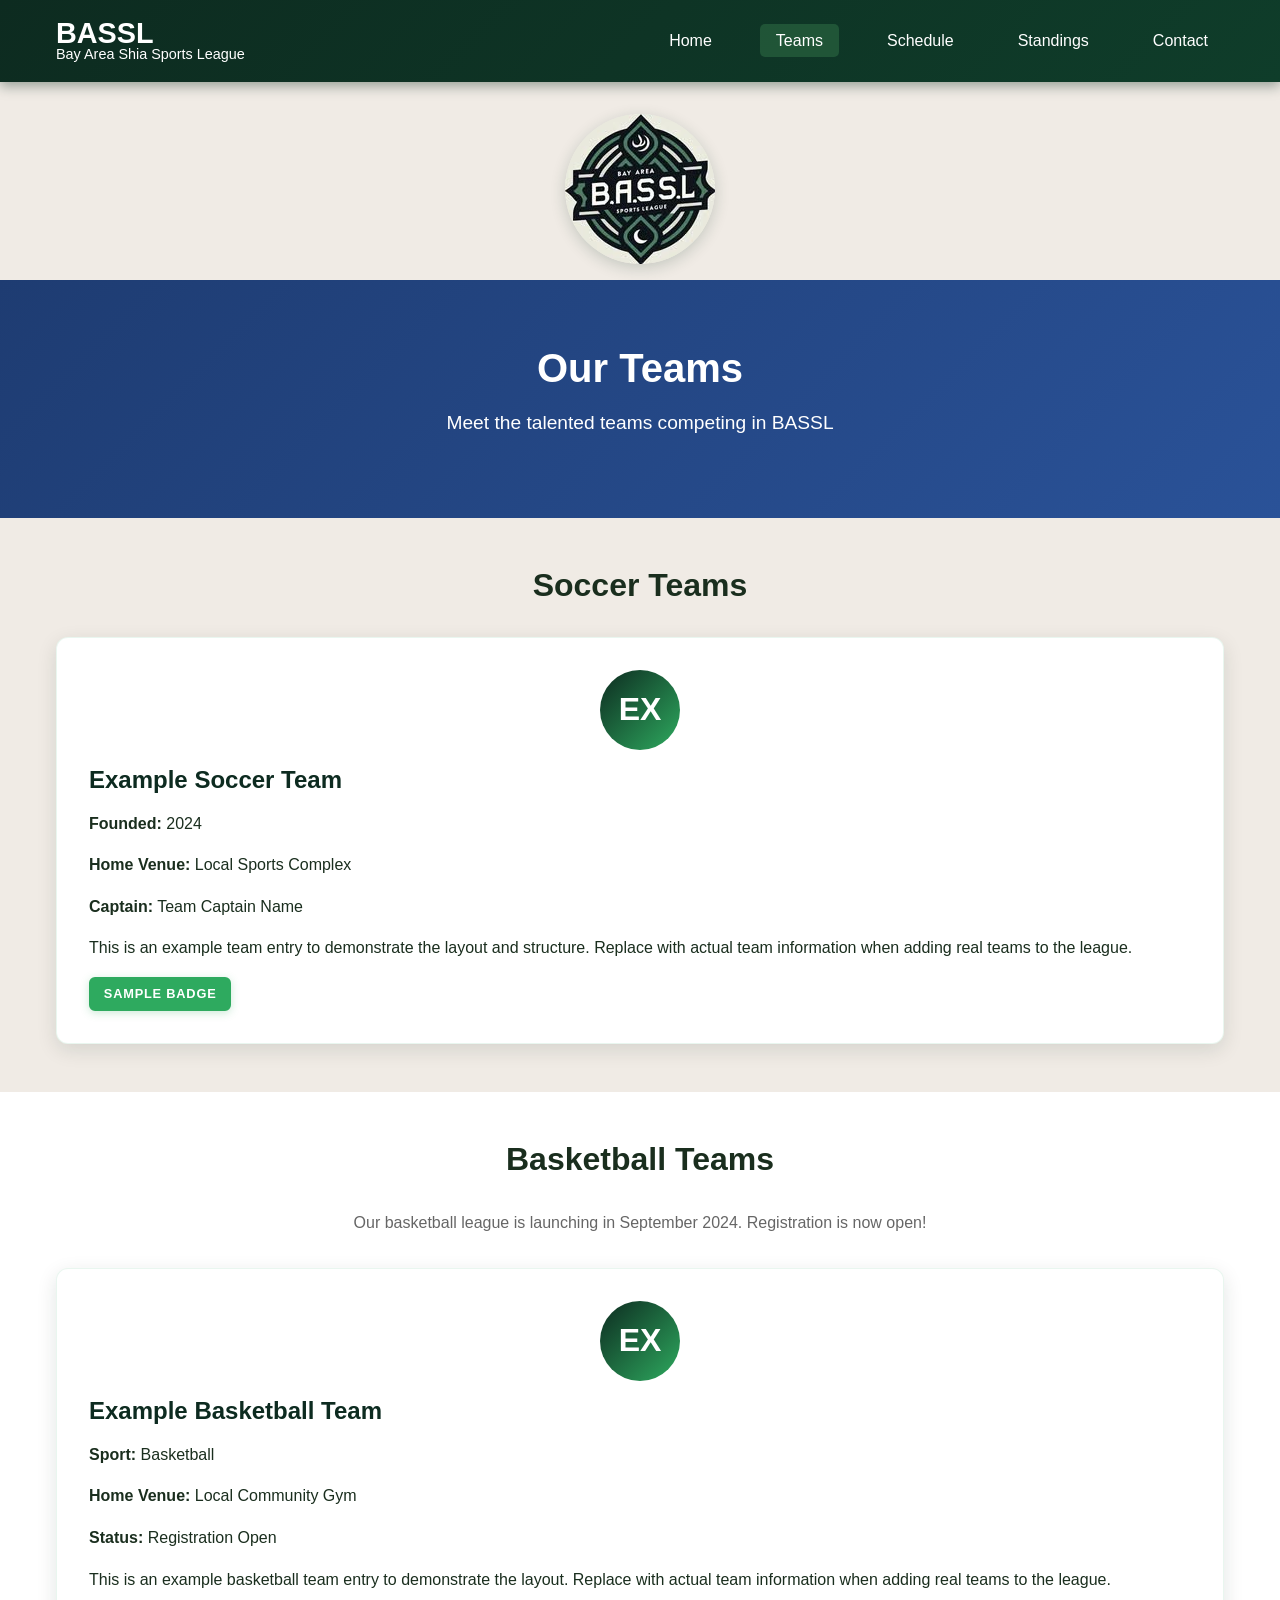
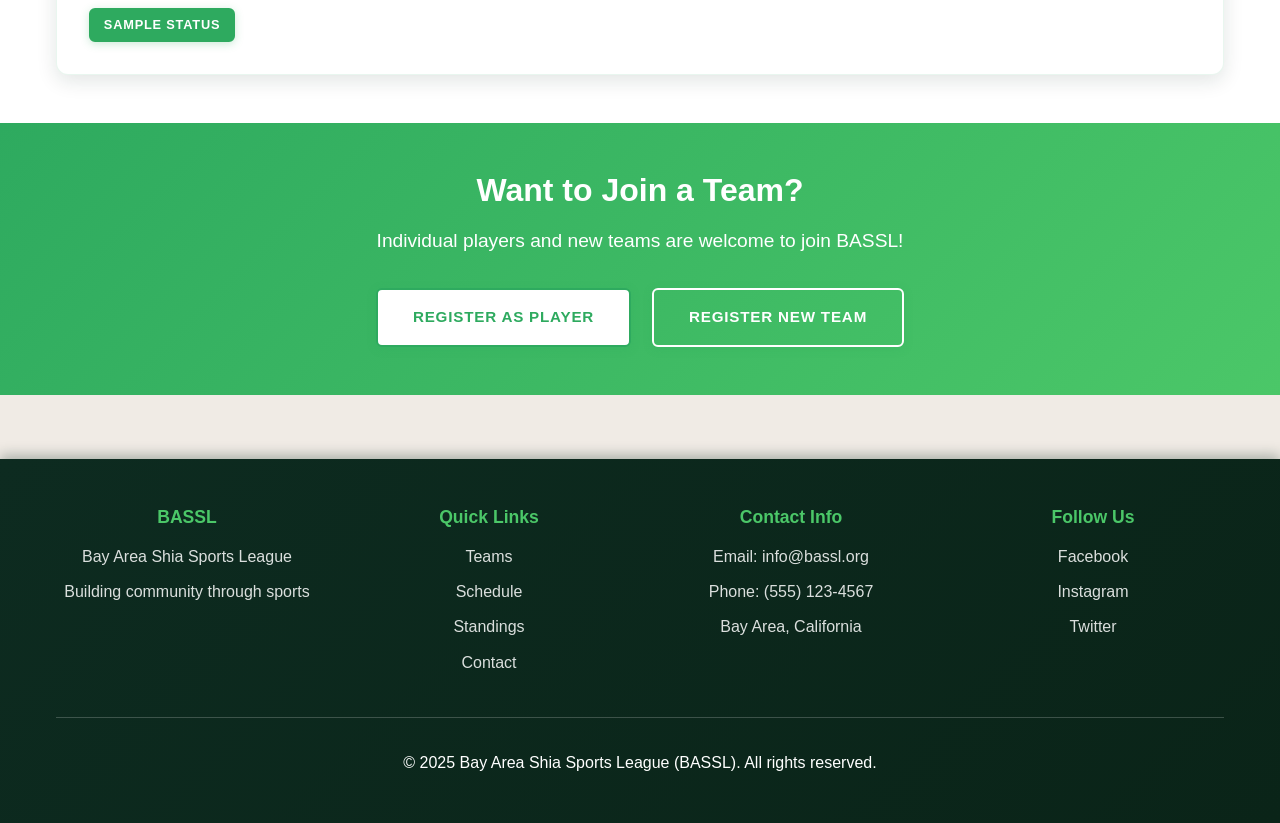
<file: teams.html>
<!DOCTYPE html>
<html lang="en">
<head>
    <meta charset="UTF-8">
    <meta name="viewport" content="width=device-width, initial-scale=1.0">
    <meta name="description" content="BASSL Teams - Meet all the teams participating in the Bay Area Shia Sports League">
    <meta name="keywords" content="BASSL, Teams, Bay Area, Shia, Sports, Soccer, Basketball">
    <title>Teams - BASSL</title>
    <link rel="apple-touch-icon" sizes="180x180" href="apple-touch-icon.png">
    <link rel="icon" type="image/png" sizes="32x32" href="favicon-32x32.png">
    <link rel="icon" type="image/png" sizes="16x16" href="favicon-16x16.png">
    <link rel="manifest" href="site.webmanifest">
    <link rel="stylesheet" href="css/style.css">
</head>

<body>
    <!-- Header and Navigation -->
    <header>
        <div class="container">
            <div class="header-content">
                <div class="logo">
                    <div>
                        <h1>BASSL</h1>
                        <div class="logo-subtitle">Bay Area Shia Sports League</div>
                    </div>
                </div>
                <nav>
                    <button class="menu-toggle" aria-label="Toggle navigation menu">☰</button>
                    <ul id="nav-menu">
                        <li><a href="index.html">Home</a></li>
                        <li><a href="teams.html" class="active">Teams</a></li>
                        <li><a href="schedule.html">Schedule</a></li>
                        <li><a href="standings.html">Standings</a></li>
                        <li><a href="contact.html">Contact</a></li>
                    </ul>
                </nav>
            </div>
        </div>
    </header>
    <!--Main Logo-->
    <a class="main-logo-home-link" href="index.html"><img class="main-logo" src="BASSL logo.jpg" alt="main-logo"></a>

    <!-- Page Header -->
    <section class="section" style="background: linear-gradient(135deg, #1e3c72 0%, #2a5298 100%); color: white; padding: 4rem 0;">
        <div class="container text-center">
            <h1>Our Teams</h1>
            <p style="font-size: 1.2rem;">Meet the talented teams competing in BASSL</p>
        </div>
    </section>

    <!-- Soccer Teams Section -->
    <section class="section">
        <div class="container">
            <h2 class="text-center mb-2">Soccer Teams</h2>
            <div class="card-grid">
                <div class="card team-card">
                    <div class="team-logo">EX</div>
                    <h3>Example Soccer Team</h3>
                    <p><strong>Founded:</strong> 2024</p>
                    <p><strong>Home Venue:</strong> Local Sports Complex</p>
                    <p><strong>Captain:</strong> Team Captain Name</p>
                    <p>This is an example team entry to demonstrate the layout and structure. Replace with actual team information when adding real teams to the league.</p>
                    <div style="margin-top: 1rem;">
                        <span class="btn" style="font-size: 0.8rem; padding: 0.3rem 0.8rem;">Sample Badge</span>
                    </div>
                </div>
            </div>
        </div>
    </section>

    <!-- Basketball Teams Section -->
    <section class="section" style="background-color: white;">
        <div class="container">
            <h2 class="text-center mb-2">Basketball Teams</h2>
            <p class="text-center mb-2" style="color: #666;">Our basketball league is launching in September 2024. Registration is now open!</p>
            
            <div class="card-grid">
                <div class="card team-card">
                    <div class="team-logo">EX</div>
                    <h3>Example Basketball Team</h3>
                    <p><strong>Sport:</strong> Basketball</p>
                    <p><strong>Home Venue:</strong> Local Community Gym</p>
                    <p><strong>Status:</strong> Registration Open</p>
                    <p>This is an example basketball team entry to demonstrate the layout. Replace with actual team information when adding real teams to the league.</p>
                    <div style="margin-top: 1rem;">
                        <span class="btn" style="font-size: 0.8rem; padding: 0.3rem 0.8rem;">Sample Status</span>
                    </div>
                </div>
            </div>
        </div>
    </section>

    <!-- Team Registration Section -->
    <section class="section" style="background: linear-gradient(135deg, var(--accent-emerald) 0%, var(--accent-light) 100%); color: white;">
        <div class="container text-center">
            <h2>Want to Join a Team?</h2>
            <p style="font-size: 1.2rem; margin-bottom: 2rem;">Individual players and new teams are welcome to join BASSL!</p>
            <div>
                <a href="contact.html" class="btn" style="background-color: white; color: var(--accent-emerald); margin-right: 1rem;">Register as Player</a>
                <a href="contact.html" class="btn btn-secondary">Register New Team</a>
            </div>
        </div>
    </section>

    <!-- Footer -->
    <footer>
        <div class="container">
            <div class="footer-content">
                <div class="footer-section">
                    <h4>BASSL</h4>
                    <p>Bay Area Shia Sports League</p>
                    <p>Building community through sports</p>
                </div>
                <div class="footer-section">
                    <h4>Quick Links</h4>
                    <p><a href="teams.html">Teams</a></p>
                    <p><a href="schedule.html">Schedule</a></p>
                    <p><a href="standings.html">Standings</a></p>
                    <p><a href="contact.html">Contact</a></p>
                </div>
                <div class="footer-section">
                    <h4>Contact Info</h4>
                    <p>Email: info@bassl.org</p>
                    <p>Phone: (555) 123-4567</p>
                    <p>Bay Area, California</p>
                </div>
                <div class="footer-section">
                    <h4>Follow Us</h4>
                    <p><a href="#">Facebook</a></p>
                    <p><a href="https://www.instagram.com/bashiasportsleague/" target="_blank">Instagram</a></p>
                    <p><a href="#">Twitter</a></p>
                </div>
            </div>
            <div class="footer-bottom">
                <p>&copy; 2025 Bay Area Shia Sports League (BASSL). All rights reserved.</p>
            </div>
        </div>
    </footer>

    <!-- JavaScript for mobile menu and scroll animations -->
    <script>
        // Initialize scroll animations
        document.addEventListener('DOMContentLoaded', function() {
            const menuToggle = document.querySelector('.menu-toggle');
            const navMenu = document.getElementById('nav-menu');
            
            if (menuToggle && navMenu) {
                menuToggle.addEventListener('click', function() {
                    navMenu.classList.toggle('show');
                });
            }

            // Scroll animation observer
            const observerOptions = {
                threshold: 0.1,
                rootMargin: '0px 0px -50px 0px'
            };

            const observer = new IntersectionObserver(function(entries) {
                entries.forEach(entry => {
                    if (entry.isIntersecting) {
                        entry.target.classList.add('in-view');
                        observer.unobserve(entry.target);
                    }
                });
            }, observerOptions);

            // Observe all content sections and cards for scroll animations
            document.querySelectorAll('.section, .card, table, .table-container, .card-grid').forEach(el => {
                el.classList.add('scroll-animate');
                observer.observe(el);
            });
        });
    </script>
</body>
</html>
</file>
<file: contact/css/style.css>
/* BASSL - Bay Area Shia Sports League Website Styles */
/* Mobile-first responsive design using HTML5 and CSS3 */
/* Color scheme based on BASSL logo: Dark green, emerald, and cream */

/* CSS Custom Properties - BASSL Logo Colors */
:root {
    --primary-dark: #0d2b20;      /* Darker forest green - more professional */
    --primary-green: #1a4d38;     /* Medium green - sharper */
    --accent-emerald: #2eaa5f;    /* Brighter emerald - more vibrant */
    --accent-light: #4bc768;      /* Brighter light green accent */
    --cream-bg: #f0ebe5;          /* Slightly warmer cream background */
    --text-dark: #1a2e1e;         /* Darker green text - better contrast */
    --text-light: #3d5a45;        /* Medium green text - better readability */
    --white: #ffffff;
    --success: #2eaa5f;           /* Using brighter green for success */
    --warning: #d4a574;           /* Warm tone complement */
    --danger: #b94a4a;            /* Slightly more vibrant red */
    --accent-blue: #1565a0;       /* Professional blue for accents */
    --accent-teal: #0d8989;       /* Teal for sports theme */
}

/* CSS Reset and Base Styles */
* {
    margin: 0;
    padding: 0;
    box-sizing: border-box;
}

html {
    font-size: 16px;
    scroll-behavior: smooth;
}

body {
    font-family: 'Segoe UI', Tahoma, Geneva, Verdana, sans-serif;
    line-height: 1.6;
    color: var(--text-dark);
    background-color: var(--cream-bg);
}

/* Keyframe Animations */
@keyframes fadeInDown {
    from {
        opacity: 0;
        transform: translateY(-30px);
    }
    to {
        opacity: 1;
        transform: translateY(0);
    }
}

@keyframes fadeInUp {
    from {
        opacity: 0;
        transform: translateY(30px);
    }
    to {
        opacity: 1;
        transform: translateY(0);
    }
}

@keyframes slideInLeft {
    from {
        opacity: 0;
        transform: translateX(-50px);
    }
    to {
        opacity: 1;
        transform: translateX(0);
    }
}

@keyframes slideInRight {
    from {
        opacity: 0;
        transform: translateX(50px);
    }
    to {
        opacity: 1;
        transform: translateX(0);
    }
}

@keyframes scaleIn {
    from {
        opacity: 0;
        transform: scale(0.95);
    }
    to {
        opacity: 1;
        transform: scale(1);
    }
}

@keyframes pulse {
    0%, 100% {
        opacity: 1;
    }
    50% {
        opacity: 0.7;
    }
}

@keyframes float {
    0%, 100% {
        transform: translateY(0px);
    }
    50% {
        transform: translateY(-10px);
    }
}

.main-logo {
    display: block;
    max-width: 150px;
    height: auto;
    border-radius: 50%;
    margin: 2rem auto 1rem;
    box-shadow: 0 4px 15px rgba(26, 61, 46, 0.2);
    transition: transform 0.3s ease, box-shadow 0.3s ease;
    animation: scaleIn 0.6s ease-out;
}

.main-logo:hover {
    transform: scale(1.05);
    box-shadow: 0 6px 20px rgba(26, 61, 46, 0.3);
}

.main-logo-home-link {
    text-decoration: none;
    display: block;
    text-align: center;
}

/* Typography */
h1, h2, h3, h4, h5, h6 {
    margin-bottom: 1rem;
    font-weight: 600;
    line-height: 1.2;
}

h1 { font-size: 2.5rem; }
h2 { font-size: 2rem; }
h3 { font-size: 1.5rem; }
h4 { font-size: 1.25rem; }

p {
    margin-bottom: 1rem;
}

a {
    color: var(--accent-emerald);
    text-decoration: none;
    transition: color 0.3s ease;
}

a:hover {
    color: var(--primary-green);
}

/* Layout Components */
.container {
    max-width: 1200px;
    margin: 0 auto;
    padding: 0 1rem;
}

.section {
    padding: 3rem 0;
}

/* Header and Navigation */
header {
    background: linear-gradient(135deg, var(--primary-dark) 0%, #0f3d2a 100%);
    color: var(--white);
    box-shadow: 0 4px 12px rgba(13, 43, 32, 0.4);
    position: sticky;
    top: 0;
    z-index: 1000;
    animation: slideInDown 0.6s ease-out;
}

.header-content {
    display: flex;
    justify-content: space-between;
    align-items: center;
    padding: 1rem 0;
}

.logo {
    display: flex;
    align-items: center;
    gap: 1rem;
}

.header-logo-image {
    width: 50px;
    height: 50px;
    border-radius: 50%;
    object-fit: cover;
    border: 2px solid rgba(255, 255, 255, 0.3);
}

.logo h1 {
    margin: 0;
    font-size: 1.8rem;
    font-weight: 700;
}

.logo-subtitle {
    font-size: 0.9rem;
    opacity: 0.9;
    margin-top: -0.5rem;
    animation: fadeInDown 0.8s ease-out 0.1s both;
}

/* Navigation Menu */
nav ul {
    display: flex;
    list-style: none;
    gap: 2rem;
}

nav a {
    color: var(--white);
    font-weight: 500;
    padding: 0.5rem 1rem;
    border-radius: 5px;
    transition: background-color 0.3s ease;
}

nav a:hover,
nav a.active {
    background-color: rgba(74, 155, 94, 0.3);
    color: var(--white);
}

/* Mobile Menu Toggle */
.menu-toggle {
    display: none;
    background: none;
    border: none;
    color: white;
    font-size: 1.5rem;
    cursor: pointer;
    transition: all 0.3s ease;
}

.menu-toggle.active {
    transform: rotate(90deg);
}

/* Hero Section */
.hero {
    background: linear-gradient(rgba(26, 61, 46, 0.85), rgba(45, 90, 61, 0.85)), 
                url('../images/hero-bg.jpg') center/cover;
    color: var(--white);
    text-align: center;
    padding: 6rem 0;
    min-height: 60vh;
    display: flex;
    align-items: center;
    animation: fadeInUp 0.8s ease-out;
}

.hero-content h1 {
    font-size: 3.5rem;
    margin-bottom: 1rem;
    text-shadow: 2px 2px 4px rgba(0,0,0,0.3);
    animation: fadeInDown 0.8s ease-out 0.2s both;
}

.hero-content p {
    font-size: 1.3rem;
    margin-bottom: 2rem;
    opacity: 0.95;
    animation: fadeInUp 0.8s ease-out 0.3s both;
}

.btn {
    display: inline-block;
    padding: 0.95rem 2.2rem;
    background-color: var(--accent-emerald);
    color: var(--white);
    border-radius: 6px;
    font-weight: 700;
    text-transform: uppercase;
    letter-spacing: 0.8px;
    transition: all 0.3s ease;
    border: 2px solid var(--accent-emerald);
    cursor: pointer;
    animation: scaleIn 0.6s ease-out;
    font-size: 0.95rem;
    box-shadow: 0 2px 8px rgba(46, 170, 95, 0.25);
}

.btn:hover {
    background-color: #1e8449;
    transform: translateY(-3px);
    box-shadow: 0 6px 20px rgba(46, 170, 95, 0.4);
    color: var(--white);
}

.btn-secondary {
    background-color: transparent;
    border: 2px solid var(--white);
    color: var(--white);
}

.btn-secondary:hover {
    background-color: var(--white);
    color: var(--primary-dark);
}

/* Card Components */
.card-grid {
    display: grid;
    grid-template-columns: repeat(auto-fit, minmax(300px, 1fr));
    gap: 2rem;
    margin-top: 2rem;
}

.card-grid .card:nth-child(1) {
    animation: none;
}

.card-grid .card:nth-child(2) {
    animation: none;
}

.card-grid .card:nth-child(3) {
    animation: none;
}

.card-grid .card:nth-child(4) {
    animation: none;
}

.card-grid .card:nth-child(n+5) {
    animation: none;
}

.card {
    background: var(--white);
    border-radius: 12px;
    padding: 2rem;
    box-shadow: 0 6px 20px rgba(13, 43, 32, 0.12);
    transition: all 0.3s ease;
    animation: none;
    border: 1px solid rgba(46, 170, 95, 0.1);
}

.card:hover {
    transform: translateY(-8px);
    box-shadow: 0 12px 35px rgba(46, 170, 95, 0.2);
}

/* Info-only cards without hover effects */
.card.info-card {
    transition: none;
}

.card.info-card:hover {
    transform: none;
    box-shadow: 0 6px 20px rgba(13, 43, 32, 0.12);
}

.card h3 {
    color: var(--primary-dark);
    margin-bottom: 1rem;
}

.team-logo {
    width: 80px;
    height: 80px;
    background: linear-gradient(135deg, var(--primary-dark), var(--accent-emerald));
    border-radius: 50%;
    margin: 0 auto 1rem;
    display: flex;
    align-items: center;
    justify-content: center;
    color: var(--white);
    font-size: 2rem;
    font-weight: bold;
}

/* Team Member Cards */
.team-grid {
    display: grid;
    grid-template-columns: repeat(auto-fit, minmax(300px, 1fr));
    gap: 2rem;
    margin-top: 2rem;
}

.team-member-card {
    background: var(--white);
    border-radius: 12px;
    overflow: hidden;
    box-shadow: 0 6px 20px rgba(13, 43, 32, 0.12);
    transition: all 0.3s ease;
    animation: none;
    border: 1px solid rgba(46, 170, 95, 0.1);
}

.team-member-card:hover {
    transform: translateY(-8px);
    box-shadow: 0 12px 35px rgba(46, 170, 95, 0.2);
}

.member-photo {
    width: 100%;
    height: 200px;
    background: linear-gradient(135deg, var(--primary-dark), var(--accent-emerald));
    display: flex;
    align-items: center;
    justify-content: center;
    color: var(--white);
    font-size: 3rem;
}

.team-member-card h3 {
    color: var(--primary-dark);
    margin: 1.5rem 1.5rem 0.5rem;
}

.member-role {
    margin: 0 1.5rem;
}

.team-member-card p {
    padding: 0 1.5rem;
    color: #666;
}

.team-member-card p:last-child {
    padding-bottom: 1.5rem;
}

/* Events Grid */
.events-grid {
    display: grid;
    grid-template-columns: repeat(auto-fit, minmax(320px, 1fr));
    gap: 2rem;
    margin-top: 2rem;
}

.event-card {
    background: var(--white);
    border-radius: 12px;
    overflow: hidden;
    box-shadow: 0 6px 20px rgba(13, 43, 32, 0.12);
    transition: all 0.3s ease;
    animation: none;
    border: 1px solid rgba(46, 170, 95, 0.1);
}

.event-card:hover {
    transform: translateY(-8px);
    box-shadow: 0 12px 35px rgba(46, 170, 95, 0.2);
}

.event-image {
    width: 100%;
    height: 250px;
    background-size: cover;
    background-position: center;
    transition: transform 0.3s ease;
}

.event-card:hover .event-image {
    transform: scale(1.05);
}

.event-card h3 {
    color: var(--primary-dark);
    margin: 1.5rem 1.5rem 0.5rem;
}

.event-date {
    margin: 0.5rem 1.5rem 1rem;
}

.event-card p {
    margin: 0 1.5rem;
    color: #666;
}

.event-card .btn {
    margin: 1.5rem 1.5rem 1.5rem 0;
}

/* Tables */
.table-container {
    overflow-x: auto;
    margin: 2rem 0;
    border-radius: 10px;
    box-shadow: 0 4px 15px rgba(26, 61, 46, 0.1);
}

table {
    width: 100%;
    border-collapse: collapse;
    background: var(--white);
    min-width: 600px;
}

th, td {
    padding: 1rem;
    text-align: left;
    border-bottom: 1px solid rgba(74, 155, 94, 0.2);
    transition: background-color 0.2s ease;
}

th {
    background-color: var(--primary-dark);
    color: var(--white);
    font-weight: 700;
    text-transform: uppercase;
    letter-spacing: 0.6px;
    font-size: 0.85rem;
    padding: 1rem;
}

tr:hover {
    background-color: rgba(46, 170, 95, 0.08);
}

.standings-table td:first-child {
    font-weight: 700;
    color: var(--primary-dark);
}

/* Forms */
.form-group {
    margin-bottom: 1.5rem;
}

label {
    display: block;
    margin-bottom: 0.5rem;
    font-weight: 600;
    color: var(--text-dark);
    animation: fadeInLeft 0.5s ease-out;
}

input, textarea, select {
    width: 100%;
    padding: 1rem;
    border: 2px solid #ddd;
    border-radius: 6px;
    font-size: 1rem;
    transition: all 0.3s ease;
    background-color: var(--white);
    animation: fadeInUp 0.5s ease-out;
}

input:focus, textarea:focus, select:focus {
    outline: none;
    border-color: var(--accent-emerald);
    box-shadow: 0 0 0 4px rgba(46, 170, 95, 0.15);
    background-color: rgba(46, 170, 95, 0.02);
}

/* Footer */
footer {
    background: linear-gradient(135deg, var(--primary-dark) 0%, #0a2418 100%);
    color: var(--white);
    text-align: center;
    padding: 3rem 0 2rem;
    margin-top: 4rem;
    animation: fadeInUp 0.8s ease-out;
    box-shadow: 0 -4px 12px rgba(13, 43, 32, 0.3);
}

.footer-content {
    display: grid;
    grid-template-columns: repeat(auto-fit, minmax(250px, 1fr));
    gap: 2.5rem;
    margin-bottom: 2rem;
}

.footer-section h4 {
    margin-bottom: 1rem;
    color: var(--accent-light);
    font-size: 1.1rem;
    font-weight: 700;
}

.footer-section p, .footer-section a {
    color: rgba(255,255,255,0.85);
    margin-bottom: 0.6rem;
    transition: color 0.3s ease;
}

.footer-section a:hover {
    color: var(--accent-light);
    font-weight: 600;
}

.footer-bottom {
    border-top: 1px solid rgba(255,255,255,0.2);
    padding-top: 2rem;
    margin-top: 2rem;
}

/* Utility Classes */
.text-center { text-align: center; }
.text-left { text-align: left; }
.text-right { text-align: right; }

.mb-1 { margin-bottom: 1rem; }
.mb-2 { margin-bottom: 2rem; }
.mt-1 { margin-top: 1rem; }
.mt-2 { margin-top: 2rem; }

.bg-primary { background-color: var(--primary-dark); }
.bg-secondary { background-color: var(--text-light); }
.bg-success { background-color: var(--accent-emerald); }

.text-primary { color: var(--primary-dark); }
.text-success { color: var(--accent-emerald); }
.text-danger { color: var(--danger); }

/* Scroll Animation Classes */
.scroll-animate {
    /* Don't hide - let elements be visible by default */
}

.scroll-animate.in-view {
    animation: fadeInUp 0.6s ease-out forwards;
}

/* Responsive Design - Mobile First */

/* Tablet Styles */
@media (max-width: 768px) {
    .container {
        padding: 0 1rem;
    }
    
    .header-content {
        flex-direction: column;
        gap: 1rem;
    }
    
    nav ul {
        display: none;
        flex-direction: column;
        position: absolute;
        top: 100%;
        left: 0;
        right: 0;
        background-color: var(--primary-dark);
        padding: 1rem;
        box-shadow: 0 4px 10px rgba(26, 61, 46, 0.2);
    }
    
    nav ul.show {
        display: flex;
    }
    
    .menu-toggle {
        display: block;
        position: absolute;
        top: 1rem;
        right: 1rem;
    }
    
    .main-logo {
        max-width: 120px;
        margin: 1.5rem auto 1rem;
    }
    
    .hero-content h1 {
        font-size: 2.5rem;
    }
    
    .hero-content p {
        font-size: 1.1rem;
    }
    
    .card-grid {
        grid-template-columns: 1fr;
        gap: 1.5rem;
    }
    
    .footer-content {
        grid-template-columns: 1fr;
        text-align: center;
    }
}

/* Mobile Styles */
@media (max-width: 480px) {
    html {
        font-size: 14px;
    }
    
    .hero {
        padding: 4rem 0;
        min-height: 50vh;
    }
    
    .hero-content h1 {
        font-size: 2rem;
    }
    
    .section {
        padding: 2rem 0;
    }
    
    .card {
        padding: 1.5rem;
    }
    
    th, td {
        padding: 0.75rem 0.5rem;
        font-size: 0.9rem;
    }
    
    .btn {
        padding: 0.75rem 1.5rem;
        font-size: 0.9rem;
    }
    
    .main-logo {
        max-width: 100px;
        margin: 1rem auto 0.5rem;
    }
}

/* Print Styles */
@media print {
    header, footer, .menu-toggle, .btn {
        display: none;
    }
    
    body {
        background: white;
        color: black;
    }
    
    .card {
        box-shadow: none;
        border: 1px solid #ccc;
    }
}

/* Accessibility Improvements */
@media (prefers-reduced-motion: reduce) {
    * {
        animation-duration: 0.01ms !important;
        animation-iteration-count: 1 !important;
        transition-duration: 0.01ms !important;
    }
}

/* Focus styles for keyboard navigation */
button:focus, a:focus, input:focus, textarea:focus, select:focus {
    outline: 2px solid var(--accent-emerald);
    outline-offset: 2px;
}

/* High contrast mode support */
@media (prefers-contrast: high) {
    .card {
        border: 2px solid #333;
    }
    
    .btn {
        border: 2px solid currentColor;
    }
}
</file>
<file: past-events/css/style.css>
/* BASSL - Bay Area Shia Sports League Website Styles */
/* Mobile-first responsive design using HTML5 and CSS3 */
/* Color scheme based on BASSL logo: Dark green, emerald, and cream */

/* CSS Custom Properties - BASSL Logo Colors */
:root {
    --primary-dark: #0d2b20;      /* Darker forest green - more professional */
    --primary-green: #1a4d38;     /* Medium green - sharper */
    --accent-emerald: #2eaa5f;    /* Brighter emerald - more vibrant */
    --accent-light: #4bc768;      /* Brighter light green accent */
    --cream-bg: #f0ebe5;          /* Slightly warmer cream background */
    --text-dark: #1a2e1e;         /* Darker green text - better contrast */
    --text-light: #3d5a45;        /* Medium green text - better readability */
    --white: #ffffff;
    --success: #2eaa5f;           /* Using brighter green for success */
    --warning: #d4a574;           /* Warm tone complement */
    --danger: #b94a4a;            /* Slightly more vibrant red */
    --accent-blue: #1565a0;       /* Professional blue for accents */
    --accent-teal: #0d8989;       /* Teal for sports theme */
}

/* CSS Reset and Base Styles */
* {
    margin: 0;
    padding: 0;
    box-sizing: border-box;
}

html {
    font-size: 16px;
    scroll-behavior: smooth;
}

body {
    font-family: 'Segoe UI', Tahoma, Geneva, Verdana, sans-serif;
    line-height: 1.6;
    color: var(--text-dark);
    background-color: var(--cream-bg);
}

/* Keyframe Animations */
@keyframes fadeInDown {
    from {
        opacity: 0;
        transform: translateY(-30px);
    }
    to {
        opacity: 1;
        transform: translateY(0);
    }
}

@keyframes fadeInUp {
    from {
        opacity: 0;
        transform: translateY(30px);
    }
    to {
        opacity: 1;
        transform: translateY(0);
    }
}

@keyframes slideInLeft {
    from {
        opacity: 0;
        transform: translateX(-50px);
    }
    to {
        opacity: 1;
        transform: translateX(0);
    }
}

@keyframes slideInRight {
    from {
        opacity: 0;
        transform: translateX(50px);
    }
    to {
        opacity: 1;
        transform: translateX(0);
    }
}

@keyframes scaleIn {
    from {
        opacity: 0;
        transform: scale(0.95);
    }
    to {
        opacity: 1;
        transform: scale(1);
    }
}

@keyframes pulse {
    0%, 100% {
        opacity: 1;
    }
    50% {
        opacity: 0.7;
    }
}

@keyframes float {
    0%, 100% {
        transform: translateY(0px);
    }
    50% {
        transform: translateY(-10px);
    }
}

.main-logo {
    display: block;
    max-width: 150px;
    height: auto;
    border-radius: 50%;
    margin: 2rem auto 1rem;
    box-shadow: 0 4px 15px rgba(26, 61, 46, 0.2);
    transition: transform 0.3s ease, box-shadow 0.3s ease;
    animation: scaleIn 0.6s ease-out;
}

.main-logo:hover {
    transform: scale(1.05);
    box-shadow: 0 6px 20px rgba(26, 61, 46, 0.3);
}

.main-logo-home-link {
    text-decoration: none;
    display: block;
    text-align: center;
}

/* Typography */
h1, h2, h3, h4, h5, h6 {
    margin-bottom: 1rem;
    font-weight: 600;
    line-height: 1.2;
}

h1 { font-size: 2.5rem; }
h2 { font-size: 2rem; }
h3 { font-size: 1.5rem; }
h4 { font-size: 1.25rem; }

p {
    margin-bottom: 1rem;
}

a {
    color: var(--accent-emerald);
    text-decoration: none;
    transition: color 0.3s ease;
}

a:hover {
    color: var(--primary-green);
}

/* Layout Components */
.container {
    max-width: 1200px;
    margin: 0 auto;
    padding: 0 1rem;
}

.section {
    padding: 3rem 0;
}

/* Header and Navigation */
header {
    background: linear-gradient(135deg, var(--primary-dark) 0%, #0f3d2a 100%);
    color: var(--white);
    box-shadow: 0 4px 12px rgba(13, 43, 32, 0.4);
    position: sticky;
    top: 0;
    z-index: 1000;
    animation: slideInDown 0.6s ease-out;
}

.header-content {
    display: flex;
    justify-content: space-between;
    align-items: center;
    padding: 1rem 0;
}

.logo {
    display: flex;
    align-items: center;
    gap: 1rem;
}

.header-logo-image {
    width: 50px;
    height: 50px;
    border-radius: 50%;
    object-fit: cover;
    border: 2px solid rgba(255, 255, 255, 0.3);
}

.logo h1 {
    margin: 0;
    font-size: 1.8rem;
    font-weight: 700;
}

.logo-subtitle {
    font-size: 0.9rem;
    opacity: 0.9;
    margin-top: -0.5rem;
    animation: fadeInDown 0.8s ease-out 0.1s both;
}

/* Navigation Menu */
nav ul {
    display: flex;
    list-style: none;
    gap: 2rem;
}

nav a {
    color: var(--white);
    font-weight: 500;
    padding: 0.5rem 1rem;
    border-radius: 5px;
    transition: background-color 0.3s ease;
}

nav a:hover,
nav a.active {
    background-color: rgba(74, 155, 94, 0.3);
    color: var(--white);
}

/* Mobile Menu Toggle */
.menu-toggle {
    display: none;
    background: none;
    border: none;
    color: white;
    font-size: 1.5rem;
    cursor: pointer;
    transition: all 0.3s ease;
}

.menu-toggle.active {
    transform: rotate(90deg);
}

/* Hero Section */
.hero {
    background: linear-gradient(rgba(26, 61, 46, 0.85), rgba(45, 90, 61, 0.85)), 
                url('../images/hero-bg.jpg') center/cover;
    color: var(--white);
    text-align: center;
    padding: 6rem 0;
    min-height: 60vh;
    display: flex;
    align-items: center;
    animation: fadeInUp 0.8s ease-out;
}

.hero-content h1 {
    font-size: 3.5rem;
    margin-bottom: 1rem;
    text-shadow: 2px 2px 4px rgba(0,0,0,0.3);
    animation: fadeInDown 0.8s ease-out 0.2s both;
}

.hero-content p {
    font-size: 1.3rem;
    margin-bottom: 2rem;
    opacity: 0.95;
    animation: fadeInUp 0.8s ease-out 0.3s both;
}

.btn {
    display: inline-block;
    padding: 0.95rem 2.2rem;
    background-color: var(--accent-emerald);
    color: var(--white);
    border-radius: 6px;
    font-weight: 700;
    text-transform: uppercase;
    letter-spacing: 0.8px;
    transition: all 0.3s ease;
    border: 2px solid var(--accent-emerald);
    cursor: pointer;
    animation: scaleIn 0.6s ease-out;
    font-size: 0.95rem;
    box-shadow: 0 2px 8px rgba(46, 170, 95, 0.25);
}

.btn:hover {
    background-color: #1e8449;
    transform: translateY(-3px);
    box-shadow: 0 6px 20px rgba(46, 170, 95, 0.4);
    color: var(--white);
}

.btn-secondary {
    background-color: transparent;
    border: 2px solid var(--white);
    color: var(--white);
}

.btn-secondary:hover {
    background-color: var(--white);
    color: var(--primary-dark);
}

/* Card Components */
.card-grid {
    display: grid;
    grid-template-columns: repeat(auto-fit, minmax(300px, 1fr));
    gap: 2rem;
    margin-top: 2rem;
}

.card-grid .card:nth-child(1) {
    animation: none;
}

.card-grid .card:nth-child(2) {
    animation: none;
}

.card-grid .card:nth-child(3) {
    animation: none;
}

.card-grid .card:nth-child(4) {
    animation: none;
}

.card-grid .card:nth-child(n+5) {
    animation: none;
}

.card {
    background: var(--white);
    border-radius: 12px;
    padding: 2rem;
    box-shadow: 0 6px 20px rgba(13, 43, 32, 0.12);
    transition: all 0.3s ease;
    animation: none;
    border: 1px solid rgba(46, 170, 95, 0.1);
}

.card:hover {
    transform: translateY(-8px);
    box-shadow: 0 12px 35px rgba(46, 170, 95, 0.2);
}

/* Info-only cards without hover effects */
.card.info-card {
    transition: none;
}

.card.info-card:hover {
    transform: none;
    box-shadow: 0 6px 20px rgba(13, 43, 32, 0.12);
}

.card h3 {
    color: var(--primary-dark);
    margin-bottom: 1rem;
}

.team-logo {
    width: 80px;
    height: 80px;
    background: linear-gradient(135deg, var(--primary-dark), var(--accent-emerald));
    border-radius: 50%;
    margin: 0 auto 1rem;
    display: flex;
    align-items: center;
    justify-content: center;
    color: var(--white);
    font-size: 2rem;
    font-weight: bold;
}

/* Team Member Cards */
.team-grid {
    display: grid;
    grid-template-columns: repeat(auto-fit, minmax(300px, 1fr));
    gap: 2rem;
    margin-top: 2rem;
}

.team-member-card {
    background: var(--white);
    border-radius: 12px;
    overflow: hidden;
    box-shadow: 0 6px 20px rgba(13, 43, 32, 0.12);
    transition: all 0.3s ease;
    animation: none;
    border: 1px solid rgba(46, 170, 95, 0.1);
}

.team-member-card:hover {
    transform: translateY(-8px);
    box-shadow: 0 12px 35px rgba(46, 170, 95, 0.2);
}

.member-photo {
    width: 100%;
    height: 200px;
    background: linear-gradient(135deg, var(--primary-dark), var(--accent-emerald));
    display: flex;
    align-items: center;
    justify-content: center;
    color: var(--white);
    font-size: 3rem;
}

.team-member-card h3 {
    color: var(--primary-dark);
    margin: 1.5rem 1.5rem 0.5rem;
}

.member-role {
    margin: 0 1.5rem;
}

.team-member-card p {
    padding: 0 1.5rem;
    color: #666;
}

.team-member-card p:last-child {
    padding-bottom: 1.5rem;
}

/* Events Grid */
.events-grid {
    display: grid;
    grid-template-columns: repeat(auto-fit, minmax(320px, 1fr));
    gap: 2rem;
    margin-top: 2rem;
}

.event-card {
    background: var(--white);
    border-radius: 12px;
    overflow: hidden;
    box-shadow: 0 6px 20px rgba(13, 43, 32, 0.12);
    transition: all 0.3s ease;
    animation: none;
    border: 1px solid rgba(46, 170, 95, 0.1);
}

.event-card:hover {
    transform: translateY(-8px);
    box-shadow: 0 12px 35px rgba(46, 170, 95, 0.2);
}

.event-image {
    width: 100%;
    height: 250px;
    background-size: cover;
    background-position: center;
    transition: transform 0.3s ease;
}

.event-card:hover .event-image {
    transform: scale(1.05);
}

.event-card h3 {
    color: var(--primary-dark);
    margin: 1.5rem 1.5rem 0.5rem;
}

.event-date {
    margin: 0.5rem 1.5rem 1rem;
}

.event-card p {
    margin: 0 1.5rem;
    color: #666;
}

.event-card .btn {
    margin: 1.5rem 1.5rem 1.5rem 0;
}

/* Tables */
.table-container {
    overflow-x: auto;
    margin: 2rem 0;
    border-radius: 10px;
    box-shadow: 0 4px 15px rgba(26, 61, 46, 0.1);
}

table {
    width: 100%;
    border-collapse: collapse;
    background: var(--white);
    min-width: 600px;
}

th, td {
    padding: 1rem;
    text-align: left;
    border-bottom: 1px solid rgba(74, 155, 94, 0.2);
    transition: background-color 0.2s ease;
}

th {
    background-color: var(--primary-dark);
    color: var(--white);
    font-weight: 700;
    text-transform: uppercase;
    letter-spacing: 0.6px;
    font-size: 0.85rem;
    padding: 1rem;
}

tr:hover {
    background-color: rgba(46, 170, 95, 0.08);
}

.standings-table td:first-child {
    font-weight: 700;
    color: var(--primary-dark);
}

/* Forms */
.form-group {
    margin-bottom: 1.5rem;
}

label {
    display: block;
    margin-bottom: 0.5rem;
    font-weight: 600;
    color: var(--text-dark);
    animation: fadeInLeft 0.5s ease-out;
}

input, textarea, select {
    width: 100%;
    padding: 1rem;
    border: 2px solid #ddd;
    border-radius: 6px;
    font-size: 1rem;
    transition: all 0.3s ease;
    background-color: var(--white);
    animation: fadeInUp 0.5s ease-out;
}

input:focus, textarea:focus, select:focus {
    outline: none;
    border-color: var(--accent-emerald);
    box-shadow: 0 0 0 4px rgba(46, 170, 95, 0.15);
    background-color: rgba(46, 170, 95, 0.02);
}

/* Footer */
footer {
    background: linear-gradient(135deg, var(--primary-dark) 0%, #0a2418 100%);
    color: var(--white);
    text-align: center;
    padding: 3rem 0 2rem;
    margin-top: 4rem;
    animation: fadeInUp 0.8s ease-out;
    box-shadow: 0 -4px 12px rgba(13, 43, 32, 0.3);
}

.footer-content {
    display: grid;
    grid-template-columns: repeat(auto-fit, minmax(250px, 1fr));
    gap: 2.5rem;
    margin-bottom: 2rem;
}

.footer-section h4 {
    margin-bottom: 1rem;
    color: var(--accent-light);
    font-size: 1.1rem;
    font-weight: 700;
}

.footer-section p, .footer-section a {
    color: rgba(255,255,255,0.85);
    margin-bottom: 0.6rem;
    transition: color 0.3s ease;
}

.footer-section a:hover {
    color: var(--accent-light);
    font-weight: 600;
}

.footer-bottom {
    border-top: 1px solid rgba(255,255,255,0.2);
    padding-top: 2rem;
    margin-top: 2rem;
}

/* Utility Classes */
.text-center { text-align: center; }
.text-left { text-align: left; }
.text-right { text-align: right; }

.mb-1 { margin-bottom: 1rem; }
.mb-2 { margin-bottom: 2rem; }
.mt-1 { margin-top: 1rem; }
.mt-2 { margin-top: 2rem; }

.bg-primary { background-color: var(--primary-dark); }
.bg-secondary { background-color: var(--text-light); }
.bg-success { background-color: var(--accent-emerald); }

.text-primary { color: var(--primary-dark); }
.text-success { color: var(--accent-emerald); }
.text-danger { color: var(--danger); }

/* Scroll Animation Classes */
.scroll-animate {
    /* Don't hide - let elements be visible by default */
}

.scroll-animate.in-view {
    animation: fadeInUp 0.6s ease-out forwards;
}

/* Responsive Design - Mobile First */

/* Tablet Styles */
@media (max-width: 768px) {
    .container {
        padding: 0 1rem;
    }
    
    .header-content {
        flex-direction: column;
        gap: 1rem;
    }
    
    nav ul {
        display: none;
        flex-direction: column;
        position: absolute;
        top: 100%;
        left: 0;
        right: 0;
        background-color: var(--primary-dark);
        padding: 1rem;
        box-shadow: 0 4px 10px rgba(26, 61, 46, 0.2);
    }
    
    nav ul.show {
        display: flex;
    }
    
    .menu-toggle {
        display: block;
        position: absolute;
        top: 1rem;
        right: 1rem;
    }
    
    .main-logo {
        max-width: 120px;
        margin: 1.5rem auto 1rem;
    }
    
    .hero-content h1 {
        font-size: 2.5rem;
    }
    
    .hero-content p {
        font-size: 1.1rem;
    }
    
    .card-grid {
        grid-template-columns: 1fr;
        gap: 1.5rem;
    }
    
    .footer-content {
        grid-template-columns: 1fr;
        text-align: center;
    }
}

/* Mobile Styles */
@media (max-width: 480px) {
    html {
        font-size: 14px;
    }
    
    .hero {
        padding: 4rem 0;
        min-height: 50vh;
    }
    
    .hero-content h1 {
        font-size: 2rem;
    }
    
    .section {
        padding: 2rem 0;
    }
    
    .card {
        padding: 1.5rem;
    }
    
    th, td {
        padding: 0.75rem 0.5rem;
        font-size: 0.9rem;
    }
    
    .btn {
        padding: 0.75rem 1.5rem;
        font-size: 0.9rem;
    }
    
    .main-logo {
        max-width: 100px;
        margin: 1rem auto 0.5rem;
    }
}

/* Print Styles */
@media print {
    header, footer, .menu-toggle, .btn {
        display: none;
    }
    
    body {
        background: white;
        color: black;
    }
    
    .card {
        box-shadow: none;
        border: 1px solid #ccc;
    }
}

/* Accessibility Improvements */
@media (prefers-reduced-motion: reduce) {
    * {
        animation-duration: 0.01ms !important;
        animation-iteration-count: 1 !important;
        transition-duration: 0.01ms !important;
    }
}

/* Focus styles for keyboard navigation */
button:focus, a:focus, input:focus, textarea:focus, select:focus {
    outline: 2px solid var(--accent-emerald);
    outline-offset: 2px;
}

/* High contrast mode support */
@media (prefers-contrast: high) {
    .card {
        border: 2px solid #333;
    }
    
    .btn {
        border: 2px solid currentColor;
    }
}
</file>
<file: schedule/css/style.css>
/* BASSL - Bay Area Shia Sports League Website Styles */
/* Mobile-first responsive design using HTML5 and CSS3 */
/* Color scheme based on BASSL logo: Dark green, emerald, and cream */

/* CSS Custom Properties - BASSL Logo Colors */
:root {
    --primary-dark: #0d2b20;      /* Darker forest green - more professional */
    --primary-green: #1a4d38;     /* Medium green - sharper */
    --accent-emerald: #2eaa5f;    /* Brighter emerald - more vibrant */
    --accent-light: #4bc768;      /* Brighter light green accent */
    --cream-bg: #f0ebe5;          /* Slightly warmer cream background */
    --text-dark: #1a2e1e;         /* Darker green text - better contrast */
    --text-light: #3d5a45;        /* Medium green text - better readability */
    --white: #ffffff;
    --success: #2eaa5f;           /* Using brighter green for success */
    --warning: #d4a574;           /* Warm tone complement */
    --danger: #b94a4a;            /* Slightly more vibrant red */
    --accent-blue: #1565a0;       /* Professional blue for accents */
    --accent-teal: #0d8989;       /* Teal for sports theme */
}

/* CSS Reset and Base Styles */
* {
    margin: 0;
    padding: 0;
    box-sizing: border-box;
}

html {
    font-size: 16px;
    scroll-behavior: smooth;
}

body {
    font-family: 'Segoe UI', Tahoma, Geneva, Verdana, sans-serif;
    line-height: 1.6;
    color: var(--text-dark);
    background-color: var(--cream-bg);
}

/* Keyframe Animations */
@keyframes fadeInDown {
    from {
        opacity: 0;
        transform: translateY(-30px);
    }
    to {
        opacity: 1;
        transform: translateY(0);
    }
}

@keyframes fadeInUp {
    from {
        opacity: 0;
        transform: translateY(30px);
    }
    to {
        opacity: 1;
        transform: translateY(0);
    }
}

@keyframes slideInLeft {
    from {
        opacity: 0;
        transform: translateX(-50px);
    }
    to {
        opacity: 1;
        transform: translateX(0);
    }
}

@keyframes slideInRight {
    from {
        opacity: 0;
        transform: translateX(50px);
    }
    to {
        opacity: 1;
        transform: translateX(0);
    }
}

@keyframes scaleIn {
    from {
        opacity: 0;
        transform: scale(0.95);
    }
    to {
        opacity: 1;
        transform: scale(1);
    }
}

@keyframes pulse {
    0%, 100% {
        opacity: 1;
    }
    50% {
        opacity: 0.7;
    }
}

@keyframes float {
    0%, 100% {
        transform: translateY(0px);
    }
    50% {
        transform: translateY(-10px);
    }
}

.main-logo {
    display: block;
    max-width: 150px;
    height: auto;
    border-radius: 50%;
    margin: 2rem auto 1rem;
    box-shadow: 0 4px 15px rgba(26, 61, 46, 0.2);
    transition: transform 0.3s ease, box-shadow 0.3s ease;
    animation: scaleIn 0.6s ease-out;
}

.main-logo:hover {
    transform: scale(1.05);
    box-shadow: 0 6px 20px rgba(26, 61, 46, 0.3);
}

.main-logo-home-link {
    text-decoration: none;
    display: block;
    text-align: center;
}

/* Typography */
h1, h2, h3, h4, h5, h6 {
    margin-bottom: 1rem;
    font-weight: 600;
    line-height: 1.2;
}

h1 { font-size: 2.5rem; }
h2 { font-size: 2rem; }
h3 { font-size: 1.5rem; }
h4 { font-size: 1.25rem; }

p {
    margin-bottom: 1rem;
}

a {
    color: var(--accent-emerald);
    text-decoration: none;
    transition: color 0.3s ease;
}

a:hover {
    color: var(--primary-green);
}

/* Layout Components */
.container {
    max-width: 1200px;
    margin: 0 auto;
    padding: 0 1rem;
}

.section {
    padding: 3rem 0;
}

/* Header and Navigation */
header {
    background: linear-gradient(135deg, var(--primary-dark) 0%, #0f3d2a 100%);
    color: var(--white);
    box-shadow: 0 4px 12px rgba(13, 43, 32, 0.4);
    position: sticky;
    top: 0;
    z-index: 1000;
    animation: slideInDown 0.6s ease-out;
}

.header-content {
    display: flex;
    justify-content: space-between;
    align-items: center;
    padding: 1rem 0;
}

.logo {
    display: flex;
    align-items: center;
    gap: 1rem;
}

.header-logo-image {
    width: 50px;
    height: 50px;
    border-radius: 50%;
    object-fit: cover;
    border: 2px solid rgba(255, 255, 255, 0.3);
}

.logo h1 {
    margin: 0;
    font-size: 1.8rem;
    font-weight: 700;
}

.logo-subtitle {
    font-size: 0.9rem;
    opacity: 0.9;
    margin-top: -0.5rem;
    animation: fadeInDown 0.8s ease-out 0.1s both;
}

/* Navigation Menu */
nav ul {
    display: flex;
    list-style: none;
    gap: 2rem;
}

nav a {
    color: var(--white);
    font-weight: 500;
    padding: 0.5rem 1rem;
    border-radius: 5px;
    transition: background-color 0.3s ease;
}

nav a:hover,
nav a.active {
    background-color: rgba(74, 155, 94, 0.3);
    color: var(--white);
}

/* Mobile Menu Toggle */
.menu-toggle {
    display: none;
    background: none;
    border: none;
    color: white;
    font-size: 1.5rem;
    cursor: pointer;
    transition: all 0.3s ease;
}

.menu-toggle.active {
    transform: rotate(90deg);
}

/* Hero Section */
.hero {
    background: linear-gradient(rgba(26, 61, 46, 0.85), rgba(45, 90, 61, 0.85)), 
                url('../images/hero-bg.jpg') center/cover;
    color: var(--white);
    text-align: center;
    padding: 6rem 0;
    min-height: 60vh;
    display: flex;
    align-items: center;
    animation: fadeInUp 0.8s ease-out;
}

.hero-content h1 {
    font-size: 3.5rem;
    margin-bottom: 1rem;
    text-shadow: 2px 2px 4px rgba(0,0,0,0.3);
    animation: fadeInDown 0.8s ease-out 0.2s both;
}

.hero-content p {
    font-size: 1.3rem;
    margin-bottom: 2rem;
    opacity: 0.95;
    animation: fadeInUp 0.8s ease-out 0.3s both;
}

.btn {
    display: inline-block;
    padding: 0.95rem 2.2rem;
    background-color: var(--accent-emerald);
    color: var(--white);
    border-radius: 6px;
    font-weight: 700;
    text-transform: uppercase;
    letter-spacing: 0.8px;
    transition: all 0.3s ease;
    border: 2px solid var(--accent-emerald);
    cursor: pointer;
    animation: scaleIn 0.6s ease-out;
    font-size: 0.95rem;
    box-shadow: 0 2px 8px rgba(46, 170, 95, 0.25);
}

.btn:hover {
    background-color: #1e8449;
    transform: translateY(-3px);
    box-shadow: 0 6px 20px rgba(46, 170, 95, 0.4);
    color: var(--white);
}

.btn-secondary {
    background-color: transparent;
    border: 2px solid var(--white);
    color: var(--white);
}

.btn-secondary:hover {
    background-color: var(--white);
    color: var(--primary-dark);
}

/* Card Components */
.card-grid {
    display: grid;
    grid-template-columns: repeat(auto-fit, minmax(300px, 1fr));
    gap: 2rem;
    margin-top: 2rem;
}

.card-grid .card:nth-child(1) {
    animation: none;
}

.card-grid .card:nth-child(2) {
    animation: none;
}

.card-grid .card:nth-child(3) {
    animation: none;
}

.card-grid .card:nth-child(4) {
    animation: none;
}

.card-grid .card:nth-child(n+5) {
    animation: none;
}

.card {
    background: var(--white);
    border-radius: 12px;
    padding: 2rem;
    box-shadow: 0 6px 20px rgba(13, 43, 32, 0.12);
    transition: all 0.3s ease;
    animation: none;
    border: 1px solid rgba(46, 170, 95, 0.1);
}

.card:hover {
    transform: translateY(-8px);
    box-shadow: 0 12px 35px rgba(46, 170, 95, 0.2);
}

/* Info-only cards without hover effects */
.card.info-card {
    transition: none;
}

.card.info-card:hover {
    transform: none;
    box-shadow: 0 6px 20px rgba(13, 43, 32, 0.12);
}

.card h3 {
    color: var(--primary-dark);
    margin-bottom: 1rem;
}

.team-logo {
    width: 80px;
    height: 80px;
    background: linear-gradient(135deg, var(--primary-dark), var(--accent-emerald));
    border-radius: 50%;
    margin: 0 auto 1rem;
    display: flex;
    align-items: center;
    justify-content: center;
    color: var(--white);
    font-size: 2rem;
    font-weight: bold;
}

/* Team Member Cards */
.team-grid {
    display: grid;
    grid-template-columns: repeat(auto-fit, minmax(300px, 1fr));
    gap: 2rem;
    margin-top: 2rem;
}

.team-member-card {
    background: var(--white);
    border-radius: 12px;
    overflow: hidden;
    box-shadow: 0 6px 20px rgba(13, 43, 32, 0.12);
    transition: all 0.3s ease;
    animation: none;
    border: 1px solid rgba(46, 170, 95, 0.1);
}

.team-member-card:hover {
    transform: translateY(-8px);
    box-shadow: 0 12px 35px rgba(46, 170, 95, 0.2);
}

.member-photo {
    width: 100%;
    height: 200px;
    background: linear-gradient(135deg, var(--primary-dark), var(--accent-emerald));
    display: flex;
    align-items: center;
    justify-content: center;
    color: var(--white);
    font-size: 3rem;
}

.team-member-card h3 {
    color: var(--primary-dark);
    margin: 1.5rem 1.5rem 0.5rem;
}

.member-role {
    margin: 0 1.5rem;
}

.team-member-card p {
    padding: 0 1.5rem;
    color: #666;
}

.team-member-card p:last-child {
    padding-bottom: 1.5rem;
}

/* Events Grid */
.events-grid {
    display: grid;
    grid-template-columns: repeat(auto-fit, minmax(320px, 1fr));
    gap: 2rem;
    margin-top: 2rem;
}

.event-card {
    background: var(--white);
    border-radius: 12px;
    overflow: hidden;
    box-shadow: 0 6px 20px rgba(13, 43, 32, 0.12);
    transition: all 0.3s ease;
    animation: none;
    border: 1px solid rgba(46, 170, 95, 0.1);
}

.event-card:hover {
    transform: translateY(-8px);
    box-shadow: 0 12px 35px rgba(46, 170, 95, 0.2);
}

.event-image {
    width: 100%;
    height: 250px;
    background-size: cover;
    background-position: center;
    transition: transform 0.3s ease;
}

.event-card:hover .event-image {
    transform: scale(1.05);
}

.event-card h3 {
    color: var(--primary-dark);
    margin: 1.5rem 1.5rem 0.5rem;
}

.event-date {
    margin: 0.5rem 1.5rem 1rem;
}

.event-card p {
    margin: 0 1.5rem;
    color: #666;
}

.event-card .btn {
    margin: 1.5rem 1.5rem 1.5rem 0;
}

/* Tables */
.table-container {
    overflow-x: auto;
    margin: 2rem 0;
    border-radius: 10px;
    box-shadow: 0 4px 15px rgba(26, 61, 46, 0.1);
}

table {
    width: 100%;
    border-collapse: collapse;
    background: var(--white);
    min-width: 600px;
}

th, td {
    padding: 1rem;
    text-align: left;
    border-bottom: 1px solid rgba(74, 155, 94, 0.2);
    transition: background-color 0.2s ease;
}

th {
    background-color: var(--primary-dark);
    color: var(--white);
    font-weight: 700;
    text-transform: uppercase;
    letter-spacing: 0.6px;
    font-size: 0.85rem;
    padding: 1rem;
}

tr:hover {
    background-color: rgba(46, 170, 95, 0.08);
}

.standings-table td:first-child {
    font-weight: 700;
    color: var(--primary-dark);
}

/* Forms */
.form-group {
    margin-bottom: 1.5rem;
}

label {
    display: block;
    margin-bottom: 0.5rem;
    font-weight: 600;
    color: var(--text-dark);
    animation: fadeInLeft 0.5s ease-out;
}

input, textarea, select {
    width: 100%;
    padding: 1rem;
    border: 2px solid #ddd;
    border-radius: 6px;
    font-size: 1rem;
    transition: all 0.3s ease;
    background-color: var(--white);
    animation: fadeInUp 0.5s ease-out;
}

input:focus, textarea:focus, select:focus {
    outline: none;
    border-color: var(--accent-emerald);
    box-shadow: 0 0 0 4px rgba(46, 170, 95, 0.15);
    background-color: rgba(46, 170, 95, 0.02);
}

/* Footer */
footer {
    background: linear-gradient(135deg, var(--primary-dark) 0%, #0a2418 100%);
    color: var(--white);
    text-align: center;
    padding: 3rem 0 2rem;
    margin-top: 4rem;
    animation: fadeInUp 0.8s ease-out;
    box-shadow: 0 -4px 12px rgba(13, 43, 32, 0.3);
}

.footer-content {
    display: grid;
    grid-template-columns: repeat(auto-fit, minmax(250px, 1fr));
    gap: 2.5rem;
    margin-bottom: 2rem;
}

.footer-section h4 {
    margin-bottom: 1rem;
    color: var(--accent-light);
    font-size: 1.1rem;
    font-weight: 700;
}

.footer-section p, .footer-section a {
    color: rgba(255,255,255,0.85);
    margin-bottom: 0.6rem;
    transition: color 0.3s ease;
}

.footer-section a:hover {
    color: var(--accent-light);
    font-weight: 600;
}

.footer-bottom {
    border-top: 1px solid rgba(255,255,255,0.2);
    padding-top: 2rem;
    margin-top: 2rem;
}

/* Utility Classes */
.text-center { text-align: center; }
.text-left { text-align: left; }
.text-right { text-align: right; }

.mb-1 { margin-bottom: 1rem; }
.mb-2 { margin-bottom: 2rem; }
.mt-1 { margin-top: 1rem; }
.mt-2 { margin-top: 2rem; }

.bg-primary { background-color: var(--primary-dark); }
.bg-secondary { background-color: var(--text-light); }
.bg-success { background-color: var(--accent-emerald); }

.text-primary { color: var(--primary-dark); }
.text-success { color: var(--accent-emerald); }
.text-danger { color: var(--danger); }

/* Scroll Animation Classes */
.scroll-animate {
    /* Don't hide - let elements be visible by default */
}

.scroll-animate.in-view {
    animation: fadeInUp 0.6s ease-out forwards;
}

/* Responsive Design - Mobile First */

/* Tablet Styles */
@media (max-width: 768px) {
    .container {
        padding: 0 1rem;
    }
    
    .header-content {
        flex-direction: column;
        gap: 1rem;
    }
    
    nav ul {
        display: none;
        flex-direction: column;
        position: absolute;
        top: 100%;
        left: 0;
        right: 0;
        background-color: var(--primary-dark);
        padding: 1rem;
        box-shadow: 0 4px 10px rgba(26, 61, 46, 0.2);
    }
    
    nav ul.show {
        display: flex;
    }
    
    .menu-toggle {
        display: block;
        position: absolute;
        top: 1rem;
        right: 1rem;
    }
    
    .main-logo {
        max-width: 120px;
        margin: 1.5rem auto 1rem;
    }
    
    .hero-content h1 {
        font-size: 2.5rem;
    }
    
    .hero-content p {
        font-size: 1.1rem;
    }
    
    .card-grid {
        grid-template-columns: 1fr;
        gap: 1.5rem;
    }
    
    .footer-content {
        grid-template-columns: 1fr;
        text-align: center;
    }
}

/* Mobile Styles */
@media (max-width: 480px) {
    html {
        font-size: 14px;
    }
    
    .hero {
        padding: 4rem 0;
        min-height: 50vh;
    }
    
    .hero-content h1 {
        font-size: 2rem;
    }
    
    .section {
        padding: 2rem 0;
    }
    
    .card {
        padding: 1.5rem;
    }
    
    th, td {
        padding: 0.75rem 0.5rem;
        font-size: 0.9rem;
    }
    
    .btn {
        padding: 0.75rem 1.5rem;
        font-size: 0.9rem;
    }
    
    .main-logo {
        max-width: 100px;
        margin: 1rem auto 0.5rem;
    }
}

/* Print Styles */
@media print {
    header, footer, .menu-toggle, .btn {
        display: none;
    }
    
    body {
        background: white;
        color: black;
    }
    
    .card {
        box-shadow: none;
        border: 1px solid #ccc;
    }
}

/* Accessibility Improvements */
@media (prefers-reduced-motion: reduce) {
    * {
        animation-duration: 0.01ms !important;
        animation-iteration-count: 1 !important;
        transition-duration: 0.01ms !important;
    }
}

/* Focus styles for keyboard navigation */
button:focus, a:focus, input:focus, textarea:focus, select:focus {
    outline: 2px solid var(--accent-emerald);
    outline-offset: 2px;
}

/* High contrast mode support */
@media (prefers-contrast: high) {
    .card {
        border: 2px solid #333;
    }
    
    .btn {
        border: 2px solid currentColor;
    }
}
</file>
<file: standings/css/style.css>
/* BASSL - Bay Area Shia Sports League Website Styles */
/* Mobile-first responsive design using HTML5 and CSS3 */
/* Color scheme based on BASSL logo: Dark green, emerald, and cream */

/* CSS Custom Properties - BASSL Logo Colors */
:root {
    --primary-dark: #0d2b20;      /* Darker forest green - more professional */
    --primary-green: #1a4d38;     /* Medium green - sharper */
    --accent-emerald: #2eaa5f;    /* Brighter emerald - more vibrant */
    --accent-light: #4bc768;      /* Brighter light green accent */
    --cream-bg: #f0ebe5;          /* Slightly warmer cream background */
    --text-dark: #1a2e1e;         /* Darker green text - better contrast */
    --text-light: #3d5a45;        /* Medium green text - better readability */
    --white: #ffffff;
    --success: #2eaa5f;           /* Using brighter green for success */
    --warning: #d4a574;           /* Warm tone complement */
    --danger: #b94a4a;            /* Slightly more vibrant red */
    --accent-blue: #1565a0;       /* Professional blue for accents */
    --accent-teal: #0d8989;       /* Teal for sports theme */
}

/* CSS Reset and Base Styles */
* {
    margin: 0;
    padding: 0;
    box-sizing: border-box;
}

html {
    font-size: 16px;
    scroll-behavior: smooth;
}

body {
    font-family: 'Segoe UI', Tahoma, Geneva, Verdana, sans-serif;
    line-height: 1.6;
    color: var(--text-dark);
    background-color: var(--cream-bg);
}

/* Keyframe Animations */
@keyframes fadeInDown {
    from {
        opacity: 0;
        transform: translateY(-30px);
    }
    to {
        opacity: 1;
        transform: translateY(0);
    }
}

@keyframes fadeInUp {
    from {
        opacity: 0;
        transform: translateY(30px);
    }
    to {
        opacity: 1;
        transform: translateY(0);
    }
}

@keyframes slideInLeft {
    from {
        opacity: 0;
        transform: translateX(-50px);
    }
    to {
        opacity: 1;
        transform: translateX(0);
    }
}

@keyframes slideInRight {
    from {
        opacity: 0;
        transform: translateX(50px);
    }
    to {
        opacity: 1;
        transform: translateX(0);
    }
}

@keyframes scaleIn {
    from {
        opacity: 0;
        transform: scale(0.95);
    }
    to {
        opacity: 1;
        transform: scale(1);
    }
}

@keyframes pulse {
    0%, 100% {
        opacity: 1;
    }
    50% {
        opacity: 0.7;
    }
}

@keyframes float {
    0%, 100% {
        transform: translateY(0px);
    }
    50% {
        transform: translateY(-10px);
    }
}

.main-logo {
    display: block;
    max-width: 150px;
    height: auto;
    border-radius: 50%;
    margin: 2rem auto 1rem;
    box-shadow: 0 4px 15px rgba(26, 61, 46, 0.2);
    transition: transform 0.3s ease, box-shadow 0.3s ease;
    animation: scaleIn 0.6s ease-out;
}

.main-logo:hover {
    transform: scale(1.05);
    box-shadow: 0 6px 20px rgba(26, 61, 46, 0.3);
}

.main-logo-home-link {
    text-decoration: none;
    display: block;
    text-align: center;
}

/* Typography */
h1, h2, h3, h4, h5, h6 {
    margin-bottom: 1rem;
    font-weight: 600;
    line-height: 1.2;
}

h1 { font-size: 2.5rem; }
h2 { font-size: 2rem; }
h3 { font-size: 1.5rem; }
h4 { font-size: 1.25rem; }

p {
    margin-bottom: 1rem;
}

a {
    color: var(--accent-emerald);
    text-decoration: none;
    transition: color 0.3s ease;
}

a:hover {
    color: var(--primary-green);
}

/* Layout Components */
.container {
    max-width: 1200px;
    margin: 0 auto;
    padding: 0 1rem;
}

.section {
    padding: 3rem 0;
}

/* Header and Navigation */
header {
    background: linear-gradient(135deg, var(--primary-dark) 0%, #0f3d2a 100%);
    color: var(--white);
    box-shadow: 0 4px 12px rgba(13, 43, 32, 0.4);
    position: sticky;
    top: 0;
    z-index: 1000;
    animation: slideInDown 0.6s ease-out;
}

.header-content {
    display: flex;
    justify-content: space-between;
    align-items: center;
    padding: 1rem 0;
}

.logo {
    display: flex;
    align-items: center;
    gap: 1rem;
}

.header-logo-image {
    width: 50px;
    height: 50px;
    border-radius: 50%;
    object-fit: cover;
    border: 2px solid rgba(255, 255, 255, 0.3);
}

.logo h1 {
    margin: 0;
    font-size: 1.8rem;
    font-weight: 700;
}

.logo-subtitle {
    font-size: 0.9rem;
    opacity: 0.9;
    margin-top: -0.5rem;
    animation: fadeInDown 0.8s ease-out 0.1s both;
}

/* Navigation Menu */
nav ul {
    display: flex;
    list-style: none;
    gap: 2rem;
}

nav a {
    color: var(--white);
    font-weight: 500;
    padding: 0.5rem 1rem;
    border-radius: 5px;
    transition: background-color 0.3s ease;
}

nav a:hover,
nav a.active {
    background-color: rgba(74, 155, 94, 0.3);
    color: var(--white);
}

/* Mobile Menu Toggle */
.menu-toggle {
    display: none;
    background: none;
    border: none;
    color: white;
    font-size: 1.5rem;
    cursor: pointer;
    transition: all 0.3s ease;
}

.menu-toggle.active {
    transform: rotate(90deg);
}

/* Hero Section */
.hero {
    background: linear-gradient(rgba(26, 61, 46, 0.85), rgba(45, 90, 61, 0.85)), 
                url('../images/hero-bg.jpg') center/cover;
    color: var(--white);
    text-align: center;
    padding: 6rem 0;
    min-height: 60vh;
    display: flex;
    align-items: center;
    animation: fadeInUp 0.8s ease-out;
}

.hero-content h1 {
    font-size: 3.5rem;
    margin-bottom: 1rem;
    text-shadow: 2px 2px 4px rgba(0,0,0,0.3);
    animation: fadeInDown 0.8s ease-out 0.2s both;
}

.hero-content p {
    font-size: 1.3rem;
    margin-bottom: 2rem;
    opacity: 0.95;
    animation: fadeInUp 0.8s ease-out 0.3s both;
}

.btn {
    display: inline-block;
    padding: 0.95rem 2.2rem;
    background-color: var(--accent-emerald);
    color: var(--white);
    border-radius: 6px;
    font-weight: 700;
    text-transform: uppercase;
    letter-spacing: 0.8px;
    transition: all 0.3s ease;
    border: 2px solid var(--accent-emerald);
    cursor: pointer;
    animation: scaleIn 0.6s ease-out;
    font-size: 0.95rem;
    box-shadow: 0 2px 8px rgba(46, 170, 95, 0.25);
}

.btn:hover {
    background-color: #1e8449;
    transform: translateY(-3px);
    box-shadow: 0 6px 20px rgba(46, 170, 95, 0.4);
    color: var(--white);
}

.btn-secondary {
    background-color: transparent;
    border: 2px solid var(--white);
    color: var(--white);
}

.btn-secondary:hover {
    background-color: var(--white);
    color: var(--primary-dark);
}

/* Card Components */
.card-grid {
    display: grid;
    grid-template-columns: repeat(auto-fit, minmax(300px, 1fr));
    gap: 2rem;
    margin-top: 2rem;
}

.card-grid .card:nth-child(1) {
    animation: none;
}

.card-grid .card:nth-child(2) {
    animation: none;
}

.card-grid .card:nth-child(3) {
    animation: none;
}

.card-grid .card:nth-child(4) {
    animation: none;
}

.card-grid .card:nth-child(n+5) {
    animation: none;
}

.card {
    background: var(--white);
    border-radius: 12px;
    padding: 2rem;
    box-shadow: 0 6px 20px rgba(13, 43, 32, 0.12);
    transition: all 0.3s ease;
    animation: none;
    border: 1px solid rgba(46, 170, 95, 0.1);
}

.card:hover {
    transform: translateY(-8px);
    box-shadow: 0 12px 35px rgba(46, 170, 95, 0.2);
}

/* Info-only cards without hover effects */
.card.info-card {
    transition: none;
}

.card.info-card:hover {
    transform: none;
    box-shadow: 0 6px 20px rgba(13, 43, 32, 0.12);
}

.card h3 {
    color: var(--primary-dark);
    margin-bottom: 1rem;
}

.team-logo {
    width: 80px;
    height: 80px;
    background: linear-gradient(135deg, var(--primary-dark), var(--accent-emerald));
    border-radius: 50%;
    margin: 0 auto 1rem;
    display: flex;
    align-items: center;
    justify-content: center;
    color: var(--white);
    font-size: 2rem;
    font-weight: bold;
}

/* Team Member Cards */
.team-grid {
    display: grid;
    grid-template-columns: repeat(auto-fit, minmax(300px, 1fr));
    gap: 2rem;
    margin-top: 2rem;
}

.team-member-card {
    background: var(--white);
    border-radius: 12px;
    overflow: hidden;
    box-shadow: 0 6px 20px rgba(13, 43, 32, 0.12);
    transition: all 0.3s ease;
    animation: none;
    border: 1px solid rgba(46, 170, 95, 0.1);
}

.team-member-card:hover {
    transform: translateY(-8px);
    box-shadow: 0 12px 35px rgba(46, 170, 95, 0.2);
}

.member-photo {
    width: 100%;
    height: 200px;
    background: linear-gradient(135deg, var(--primary-dark), var(--accent-emerald));
    display: flex;
    align-items: center;
    justify-content: center;
    color: var(--white);
    font-size: 3rem;
}

.team-member-card h3 {
    color: var(--primary-dark);
    margin: 1.5rem 1.5rem 0.5rem;
}

.member-role {
    margin: 0 1.5rem;
}

.team-member-card p {
    padding: 0 1.5rem;
    color: #666;
}

.team-member-card p:last-child {
    padding-bottom: 1.5rem;
}

/* Events Grid */
.events-grid {
    display: grid;
    grid-template-columns: repeat(auto-fit, minmax(320px, 1fr));
    gap: 2rem;
    margin-top: 2rem;
}

.event-card {
    background: var(--white);
    border-radius: 12px;
    overflow: hidden;
    box-shadow: 0 6px 20px rgba(13, 43, 32, 0.12);
    transition: all 0.3s ease;
    animation: none;
    border: 1px solid rgba(46, 170, 95, 0.1);
}

.event-card:hover {
    transform: translateY(-8px);
    box-shadow: 0 12px 35px rgba(46, 170, 95, 0.2);
}

.event-image {
    width: 100%;
    height: 250px;
    background-size: cover;
    background-position: center;
    transition: transform 0.3s ease;
}

.event-card:hover .event-image {
    transform: scale(1.05);
}

.event-card h3 {
    color: var(--primary-dark);
    margin: 1.5rem 1.5rem 0.5rem;
}

.event-date {
    margin: 0.5rem 1.5rem 1rem;
}

.event-card p {
    margin: 0 1.5rem;
    color: #666;
}

.event-card .btn {
    margin: 1.5rem 1.5rem 1.5rem 0;
}

/* Tables */
.table-container {
    overflow-x: auto;
    margin: 2rem 0;
    border-radius: 10px;
    box-shadow: 0 4px 15px rgba(26, 61, 46, 0.1);
}

table {
    width: 100%;
    border-collapse: collapse;
    background: var(--white);
    min-width: 600px;
}

th, td {
    padding: 1rem;
    text-align: left;
    border-bottom: 1px solid rgba(74, 155, 94, 0.2);
    transition: background-color 0.2s ease;
}

th {
    background-color: var(--primary-dark);
    color: var(--white);
    font-weight: 700;
    text-transform: uppercase;
    letter-spacing: 0.6px;
    font-size: 0.85rem;
    padding: 1rem;
}

tr:hover {
    background-color: rgba(46, 170, 95, 0.08);
}

.standings-table td:first-child {
    font-weight: 700;
    color: var(--primary-dark);
}

/* Forms */
.form-group {
    margin-bottom: 1.5rem;
}

label {
    display: block;
    margin-bottom: 0.5rem;
    font-weight: 600;
    color: var(--text-dark);
    animation: fadeInLeft 0.5s ease-out;
}

input, textarea, select {
    width: 100%;
    padding: 1rem;
    border: 2px solid #ddd;
    border-radius: 6px;
    font-size: 1rem;
    transition: all 0.3s ease;
    background-color: var(--white);
    animation: fadeInUp 0.5s ease-out;
}

input:focus, textarea:focus, select:focus {
    outline: none;
    border-color: var(--accent-emerald);
    box-shadow: 0 0 0 4px rgba(46, 170, 95, 0.15);
    background-color: rgba(46, 170, 95, 0.02);
}

/* Footer */
footer {
    background: linear-gradient(135deg, var(--primary-dark) 0%, #0a2418 100%);
    color: var(--white);
    text-align: center;
    padding: 3rem 0 2rem;
    margin-top: 4rem;
    animation: fadeInUp 0.8s ease-out;
    box-shadow: 0 -4px 12px rgba(13, 43, 32, 0.3);
}

.footer-content {
    display: grid;
    grid-template-columns: repeat(auto-fit, minmax(250px, 1fr));
    gap: 2.5rem;
    margin-bottom: 2rem;
}

.footer-section h4 {
    margin-bottom: 1rem;
    color: var(--accent-light);
    font-size: 1.1rem;
    font-weight: 700;
}

.footer-section p, .footer-section a {
    color: rgba(255,255,255,0.85);
    margin-bottom: 0.6rem;
    transition: color 0.3s ease;
}

.footer-section a:hover {
    color: var(--accent-light);
    font-weight: 600;
}

.footer-bottom {
    border-top: 1px solid rgba(255,255,255,0.2);
    padding-top: 2rem;
    margin-top: 2rem;
}

/* Utility Classes */
.text-center { text-align: center; }
.text-left { text-align: left; }
.text-right { text-align: right; }

.mb-1 { margin-bottom: 1rem; }
.mb-2 { margin-bottom: 2rem; }
.mt-1 { margin-top: 1rem; }
.mt-2 { margin-top: 2rem; }

.bg-primary { background-color: var(--primary-dark); }
.bg-secondary { background-color: var(--text-light); }
.bg-success { background-color: var(--accent-emerald); }

.text-primary { color: var(--primary-dark); }
.text-success { color: var(--accent-emerald); }
.text-danger { color: var(--danger); }

/* Scroll Animation Classes */
.scroll-animate {
    /* Don't hide - let elements be visible by default */
}

.scroll-animate.in-view {
    animation: fadeInUp 0.6s ease-out forwards;
}

/* Responsive Design - Mobile First */

/* Tablet Styles */
@media (max-width: 768px) {
    .container {
        padding: 0 1rem;
    }
    
    .header-content {
        flex-direction: column;
        gap: 1rem;
    }
    
    nav ul {
        display: none;
        flex-direction: column;
        position: absolute;
        top: 100%;
        left: 0;
        right: 0;
        background-color: var(--primary-dark);
        padding: 1rem;
        box-shadow: 0 4px 10px rgba(26, 61, 46, 0.2);
    }
    
    nav ul.show {
        display: flex;
    }
    
    .menu-toggle {
        display: block;
        position: absolute;
        top: 1rem;
        right: 1rem;
    }
    
    .main-logo {
        max-width: 120px;
        margin: 1.5rem auto 1rem;
    }
    
    .hero-content h1 {
        font-size: 2.5rem;
    }
    
    .hero-content p {
        font-size: 1.1rem;
    }
    
    .card-grid {
        grid-template-columns: 1fr;
        gap: 1.5rem;
    }
    
    .footer-content {
        grid-template-columns: 1fr;
        text-align: center;
    }
}

/* Mobile Styles */
@media (max-width: 480px) {
    html {
        font-size: 14px;
    }
    
    .hero {
        padding: 4rem 0;
        min-height: 50vh;
    }
    
    .hero-content h1 {
        font-size: 2rem;
    }
    
    .section {
        padding: 2rem 0;
    }
    
    .card {
        padding: 1.5rem;
    }
    
    th, td {
        padding: 0.75rem 0.5rem;
        font-size: 0.9rem;
    }
    
    .btn {
        padding: 0.75rem 1.5rem;
        font-size: 0.9rem;
    }
    
    .main-logo {
        max-width: 100px;
        margin: 1rem auto 0.5rem;
    }
}

/* Print Styles */
@media print {
    header, footer, .menu-toggle, .btn {
        display: none;
    }
    
    body {
        background: white;
        color: black;
    }
    
    .card {
        box-shadow: none;
        border: 1px solid #ccc;
    }
}

/* Accessibility Improvements */
@media (prefers-reduced-motion: reduce) {
    * {
        animation-duration: 0.01ms !important;
        animation-iteration-count: 1 !important;
        transition-duration: 0.01ms !important;
    }
}

/* Focus styles for keyboard navigation */
button:focus, a:focus, input:focus, textarea:focus, select:focus {
    outline: 2px solid var(--accent-emerald);
    outline-offset: 2px;
}

/* High contrast mode support */
@media (prefers-contrast: high) {
    .card {
        border: 2px solid #333;
    }
    
    .btn {
        border: 2px solid currentColor;
    }
}
</file>
<file: team-members/css/style.css>
/* BASSL - Bay Area Shia Sports League Website Styles */
/* Mobile-first responsive design using HTML5 and CSS3 */
/* Color scheme based on BASSL logo: Dark green, emerald, and cream */

/* CSS Custom Properties - BASSL Logo Colors */
:root {
    --primary-dark: #0d2b20;      /* Darker forest green - more professional */
    --primary-green: #1a4d38;     /* Medium green - sharper */
    --accent-emerald: #2eaa5f;    /* Brighter emerald - more vibrant */
    --accent-light: #4bc768;      /* Brighter light green accent */
    --cream-bg: #f0ebe5;          /* Slightly warmer cream background */
    --text-dark: #1a2e1e;         /* Darker green text - better contrast */
    --text-light: #3d5a45;        /* Medium green text - better readability */
    --white: #ffffff;
    --success: #2eaa5f;           /* Using brighter green for success */
    --warning: #d4a574;           /* Warm tone complement */
    --danger: #b94a4a;            /* Slightly more vibrant red */
    --accent-blue: #1565a0;       /* Professional blue for accents */
    --accent-teal: #0d8989;       /* Teal for sports theme */
}

/* CSS Reset and Base Styles */
* {
    margin: 0;
    padding: 0;
    box-sizing: border-box;
}

html {
    font-size: 16px;
    scroll-behavior: smooth;
}

body {
    font-family: 'Segoe UI', Tahoma, Geneva, Verdana, sans-serif;
    line-height: 1.6;
    color: var(--text-dark);
    background-color: var(--cream-bg);
}

/* Keyframe Animations */
@keyframes fadeInDown {
    from {
        opacity: 0;
        transform: translateY(-30px);
    }
    to {
        opacity: 1;
        transform: translateY(0);
    }
}

@keyframes fadeInUp {
    from {
        opacity: 0;
        transform: translateY(30px);
    }
    to {
        opacity: 1;
        transform: translateY(0);
    }
}

@keyframes slideInLeft {
    from {
        opacity: 0;
        transform: translateX(-50px);
    }
    to {
        opacity: 1;
        transform: translateX(0);
    }
}

@keyframes slideInRight {
    from {
        opacity: 0;
        transform: translateX(50px);
    }
    to {
        opacity: 1;
        transform: translateX(0);
    }
}

@keyframes scaleIn {
    from {
        opacity: 0;
        transform: scale(0.95);
    }
    to {
        opacity: 1;
        transform: scale(1);
    }
}

@keyframes pulse {
    0%, 100% {
        opacity: 1;
    }
    50% {
        opacity: 0.7;
    }
}

@keyframes float {
    0%, 100% {
        transform: translateY(0px);
    }
    50% {
        transform: translateY(-10px);
    }
}

.main-logo {
    display: block;
    max-width: 150px;
    height: auto;
    border-radius: 50%;
    margin: 2rem auto 1rem;
    box-shadow: 0 4px 15px rgba(26, 61, 46, 0.2);
    transition: transform 0.3s ease, box-shadow 0.3s ease;
    animation: scaleIn 0.6s ease-out;
}

.main-logo:hover {
    transform: scale(1.05);
    box-shadow: 0 6px 20px rgba(26, 61, 46, 0.3);
}

.main-logo-home-link {
    text-decoration: none;
    display: block;
    text-align: center;
}

/* Typography */
h1, h2, h3, h4, h5, h6 {
    margin-bottom: 1rem;
    font-weight: 600;
    line-height: 1.2;
}

h1 { font-size: 2.5rem; }
h2 { font-size: 2rem; }
h3 { font-size: 1.5rem; }
h4 { font-size: 1.25rem; }

p {
    margin-bottom: 1rem;
}

a {
    color: var(--accent-emerald);
    text-decoration: none;
    transition: color 0.3s ease;
}

a:hover {
    color: var(--primary-green);
}

/* Layout Components */
.container {
    max-width: 1200px;
    margin: 0 auto;
    padding: 0 1rem;
}

.section {
    padding: 3rem 0;
}

/* Header and Navigation */
header {
    background: linear-gradient(135deg, var(--primary-dark) 0%, #0f3d2a 100%);
    color: var(--white);
    box-shadow: 0 4px 12px rgba(13, 43, 32, 0.4);
    position: sticky;
    top: 0;
    z-index: 1000;
    animation: slideInDown 0.6s ease-out;
}

.header-content {
    display: flex;
    justify-content: space-between;
    align-items: center;
    padding: 1rem 0;
}

.logo {
    display: flex;
    align-items: center;
    gap: 1rem;
}

.header-logo-image {
    width: 50px;
    height: 50px;
    border-radius: 50%;
    object-fit: cover;
    border: 2px solid rgba(255, 255, 255, 0.3);
}

.logo h1 {
    margin: 0;
    font-size: 1.8rem;
    font-weight: 700;
}

.logo-subtitle {
    font-size: 0.9rem;
    opacity: 0.9;
    margin-top: -0.5rem;
    animation: fadeInDown 0.8s ease-out 0.1s both;
}

/* Navigation Menu */
nav ul {
    display: flex;
    list-style: none;
    gap: 2rem;
}

nav a {
    color: var(--white);
    font-weight: 500;
    padding: 0.5rem 1rem;
    border-radius: 5px;
    transition: background-color 0.3s ease;
}

nav a:hover,
nav a.active {
    background-color: rgba(74, 155, 94, 0.3);
    color: var(--white);
}

/* Mobile Menu Toggle */
.menu-toggle {
    display: none;
    background: none;
    border: none;
    color: white;
    font-size: 1.5rem;
    cursor: pointer;
    transition: all 0.3s ease;
}

.menu-toggle.active {
    transform: rotate(90deg);
}

/* Hero Section */
.hero {
    background: linear-gradient(rgba(26, 61, 46, 0.85), rgba(45, 90, 61, 0.85)), 
                url('../images/hero-bg.jpg') center/cover;
    color: var(--white);
    text-align: center;
    padding: 6rem 0;
    min-height: 60vh;
    display: flex;
    align-items: center;
    animation: fadeInUp 0.8s ease-out;
}

.hero-content h1 {
    font-size: 3.5rem;
    margin-bottom: 1rem;
    text-shadow: 2px 2px 4px rgba(0,0,0,0.3);
    animation: fadeInDown 0.8s ease-out 0.2s both;
}

.hero-content p {
    font-size: 1.3rem;
    margin-bottom: 2rem;
    opacity: 0.95;
    animation: fadeInUp 0.8s ease-out 0.3s both;
}

.btn {
    display: inline-block;
    padding: 0.95rem 2.2rem;
    background-color: var(--accent-emerald);
    color: var(--white);
    border-radius: 6px;
    font-weight: 700;
    text-transform: uppercase;
    letter-spacing: 0.8px;
    transition: all 0.3s ease;
    border: 2px solid var(--accent-emerald);
    cursor: pointer;
    animation: scaleIn 0.6s ease-out;
    font-size: 0.95rem;
    box-shadow: 0 2px 8px rgba(46, 170, 95, 0.25);
}

.btn:hover {
    background-color: #1e8449;
    transform: translateY(-3px);
    box-shadow: 0 6px 20px rgba(46, 170, 95, 0.4);
    color: var(--white);
}

.btn-secondary {
    background-color: transparent;
    border: 2px solid var(--white);
    color: var(--white);
}

.btn-secondary:hover {
    background-color: var(--white);
    color: var(--primary-dark);
}

/* Card Components */
.card-grid {
    display: grid;
    grid-template-columns: repeat(auto-fit, minmax(300px, 1fr));
    gap: 2rem;
    margin-top: 2rem;
}

.card-grid .card:nth-child(1) {
    animation: none;
}

.card-grid .card:nth-child(2) {
    animation: none;
}

.card-grid .card:nth-child(3) {
    animation: none;
}

.card-grid .card:nth-child(4) {
    animation: none;
}

.card-grid .card:nth-child(n+5) {
    animation: none;
}

.card {
    background: var(--white);
    border-radius: 12px;
    padding: 2rem;
    box-shadow: 0 6px 20px rgba(13, 43, 32, 0.12);
    transition: all 0.3s ease;
    animation: none;
    border: 1px solid rgba(46, 170, 95, 0.1);
}

.card:hover {
    transform: translateY(-8px);
    box-shadow: 0 12px 35px rgba(46, 170, 95, 0.2);
}

/* Info-only cards without hover effects */
.card.info-card {
    transition: none;
}

.card.info-card:hover {
    transform: none;
    box-shadow: 0 6px 20px rgba(13, 43, 32, 0.12);
}

.card h3 {
    color: var(--primary-dark);
    margin-bottom: 1rem;
}

.team-logo {
    width: 80px;
    height: 80px;
    background: linear-gradient(135deg, var(--primary-dark), var(--accent-emerald));
    border-radius: 50%;
    margin: 0 auto 1rem;
    display: flex;
    align-items: center;
    justify-content: center;
    color: var(--white);
    font-size: 2rem;
    font-weight: bold;
}

/* Team Member Cards */
.team-grid {
    display: grid;
    grid-template-columns: repeat(4, 1fr);
    gap: 2rem;
    margin-top: 2rem;
}

@media (max-width: 1200px) {
    .team-grid {
        grid-template-columns: repeat(2, 1fr);
    }
}

@media (max-width: 768px) {
    .team-grid {
        grid-template-columns: 1fr;
    }
}

.team-member-card {
    background: var(--white);
    border-radius: 12px;
    overflow: visible;
    box-shadow: 0 6px 20px rgba(13, 43, 32, 0.12);
    transition: all 0.3s ease;
    animation: none;
    border: 1px solid rgba(46, 170, 95, 0.1);
    padding-top: 85px;
    position: relative;
}

.team-member-card:hover {
    transform: translateY(-8px);
    box-shadow: 0 12px 35px rgba(46, 170, 95, 0.2);
}

.member-photo {
    width: 150px;
    height: 150px;
    border-radius: 50%;
    background: linear-gradient(135deg, var(--primary-dark), var(--accent-emerald));
    display: flex;
    align-items: center;
    justify-content: center;
    color: var(--white);
    font-size: 3rem;
    margin: -75px auto 1.5rem;
    position: relative;
    z-index: 1;
}

.team-member-card h3 {
    color: var(--primary-dark);
    margin: 0 1.5rem 0.5rem;
    padding: 0;
}

.team-member-card p {
    padding: 0 1.5rem;
}

.team-member-card p:last-child {
    padding-bottom: 1.5rem;
}

.member-role {
    margin: 0 1.5rem;
}

.team-member-card p {
    padding: 0 1.5rem;
    color: #666;
}

.team-member-card p:last-child {
    padding-bottom: 1.5rem;
}

/* Events Grid */
.events-grid {
    display: grid;
    grid-template-columns: repeat(auto-fit, minmax(320px, 1fr));
    gap: 2rem;
    margin-top: 2rem;
}

.event-card {
    background: var(--white);
    border-radius: 12px;
    overflow: hidden;
    box-shadow: 0 6px 20px rgba(13, 43, 32, 0.12);
    transition: all 0.3s ease;
    animation: none;
    border: 1px solid rgba(46, 170, 95, 0.1);
}

.event-card:hover {
    transform: translateY(-8px);
    box-shadow: 0 12px 35px rgba(46, 170, 95, 0.2);
}

.event-image {
    width: 100%;
    height: 250px;
    background-size: cover;
    background-position: center;
    transition: transform 0.3s ease;
}

.event-card:hover .event-image {
    transform: scale(1.05);
}

.event-card h3 {
    color: var(--primary-dark);
    margin: 1.5rem 1.5rem 0.5rem;
}

.event-date {
    margin: 0.5rem 1.5rem 1rem;
}

.event-card p {
    margin: 0 1.5rem;
    color: #666;
}

.event-card .btn {
    margin: 1.5rem 1.5rem 1.5rem 0;
}

/* Tables */
.table-container {
    overflow-x: auto;
    margin: 2rem 0;
    border-radius: 10px;
    box-shadow: 0 4px 15px rgba(26, 61, 46, 0.1);
}

table {
    width: 100%;
    border-collapse: collapse;
    background: var(--white);
    min-width: 600px;
}

th, td {
    padding: 1rem;
    text-align: left;
    border-bottom: 1px solid rgba(74, 155, 94, 0.2);
    transition: background-color 0.2s ease;
}

th {
    background-color: var(--primary-dark);
    color: var(--white);
    font-weight: 700;
    text-transform: uppercase;
    letter-spacing: 0.6px;
    font-size: 0.85rem;
    padding: 1rem;
}

tr:hover {
    background-color: rgba(46, 170, 95, 0.08);
}

.standings-table td:first-child {
    font-weight: 700;
    color: var(--primary-dark);
}

/* Forms */
.form-group {
    margin-bottom: 1.5rem;
}

label {
    display: block;
    margin-bottom: 0.5rem;
    font-weight: 600;
    color: var(--text-dark);
    animation: fadeInLeft 0.5s ease-out;
}

input, textarea, select {
    width: 100%;
    padding: 1rem;
    border: 2px solid #ddd;
    border-radius: 6px;
    font-size: 1rem;
    transition: all 0.3s ease;
    background-color: var(--white);
    animation: fadeInUp 0.5s ease-out;
}

input:focus, textarea:focus, select:focus {
    outline: none;
    border-color: var(--accent-emerald);
    box-shadow: 0 0 0 4px rgba(46, 170, 95, 0.15);
    background-color: rgba(46, 170, 95, 0.02);
}

/* Footer */
footer {
    background: linear-gradient(135deg, var(--primary-dark) 0%, #0a2418 100%);
    color: var(--white);
    text-align: center;
    padding: 3rem 0 2rem;
    margin-top: 4rem;
    animation: fadeInUp 0.8s ease-out;
    box-shadow: 0 -4px 12px rgba(13, 43, 32, 0.3);
}

.footer-content {
    display: grid;
    grid-template-columns: repeat(auto-fit, minmax(250px, 1fr));
    gap: 2.5rem;
    margin-bottom: 2rem;
}

.footer-section h4 {
    margin-bottom: 1rem;
    color: var(--accent-light);
    font-size: 1.1rem;
    font-weight: 700;
}

.footer-section p, .footer-section a {
    color: rgba(255,255,255,0.85);
    margin-bottom: 0.6rem;
    transition: color 0.3s ease;
}

.footer-section a:hover {
    color: var(--accent-light);
    font-weight: 600;
}

.footer-bottom {
    border-top: 1px solid rgba(255,255,255,0.2);
    padding-top: 2rem;
    margin-top: 2rem;
}

/* Utility Classes */
.text-center { text-align: center; }
.text-left { text-align: left; }
.text-right { text-align: right; }

.mb-1 { margin-bottom: 1rem; }
.mb-2 { margin-bottom: 2rem; }
.mt-1 { margin-top: 1rem; }
.mt-2 { margin-top: 2rem; }

.bg-primary { background-color: var(--primary-dark); }
.bg-secondary { background-color: var(--text-light); }
.bg-success { background-color: var(--accent-emerald); }

.text-primary { color: var(--primary-dark); }
.text-success { color: var(--accent-emerald); }
.text-danger { color: var(--danger); }

/* Scroll Animation Classes */
.scroll-animate {
    /* Don't hide - let elements be visible by default */
}

.scroll-animate.in-view {
    animation: fadeInUp 0.6s ease-out forwards;
}

/* Responsive Design - Mobile First */

/* Tablet Styles */
@media (max-width: 768px) {
    .container {
        padding: 0 1rem;
    }
    
    .header-content {
        flex-direction: column;
        gap: 1rem;
    }
    
    nav ul {
        display: none;
        flex-direction: column;
        position: absolute;
        top: 100%;
        left: 0;
        right: 0;
        background-color: var(--primary-dark);
        padding: 1rem;
        box-shadow: 0 4px 10px rgba(26, 61, 46, 0.2);
    }
    
    nav ul.show {
        display: flex;
    }
    
    .menu-toggle {
        display: block;
        position: absolute;
        top: 1rem;
        right: 1rem;
    }
    
    .main-logo {
        max-width: 120px;
        margin: 1.5rem auto 1rem;
    }
    
    .hero-content h1 {
        font-size: 2.5rem;
    }
    
    .hero-content p {
        font-size: 1.1rem;
    }
    
    .card-grid {
        grid-template-columns: 1fr;
        gap: 1.5rem;
    }
    
    .footer-content {
        grid-template-columns: 1fr;
        text-align: center;
    }
}

/* Mobile Styles */
@media (max-width: 480px) {
    html {
        font-size: 14px;
    }
    
    .hero {
        padding: 4rem 0;
        min-height: 50vh;
    }
    
    .hero-content h1 {
        font-size: 2rem;
    }
    
    .section {
        padding: 2rem 0;
    }
    
    .card {
        padding: 1.5rem;
    }
    
    th, td {
        padding: 0.75rem 0.5rem;
        font-size: 0.9rem;
    }
    
    .btn {
        padding: 0.75rem 1.5rem;
        font-size: 0.9rem;
    }
    
    .main-logo {
        max-width: 100px;
        margin: 1rem auto 0.5rem;
    }
}

/* Print Styles */
@media print {
    header, footer, .menu-toggle, .btn {
        display: none;
    }
    
    body {
        background: white;
        color: black;
    }
    
    .card {
        box-shadow: none;
        border: 1px solid #ccc;
    }
}

/* Accessibility Improvements */
@media (prefers-reduced-motion: reduce) {
    * {
        animation-duration: 0.01ms !important;
        animation-iteration-count: 1 !important;
        transition-duration: 0.01ms !important;
    }
}

/* Focus styles for keyboard navigation */
button:focus, a:focus, input:focus, textarea:focus, select:focus {
    outline: 2px solid var(--accent-emerald);
    outline-offset: 2px;
}

/* High contrast mode support */
@media (prefers-contrast: high) {
    .card {
        border: 2px solid #333;
    }
    
    .btn {
        border: 2px solid currentColor;
    }
}
</file>
<file: teams/css/style.css>
/* BASSL - Bay Area Shia Sports League Website Styles */
/* Mobile-first responsive design using HTML5 and CSS3 */
/* Color scheme based on BASSL logo: Dark green, emerald, and cream */

/* CSS Custom Properties - BASSL Logo Colors */
:root {
    --primary-dark: #0d2b20;      /* Darker forest green - more professional */
    --primary-green: #1a4d38;     /* Medium green - sharper */
    --accent-emerald: #2eaa5f;    /* Brighter emerald - more vibrant */
    --accent-light: #4bc768;      /* Brighter light green accent */
    --cream-bg: #f0ebe5;          /* Slightly warmer cream background */
    --text-dark: #1a2e1e;         /* Darker green text - better contrast */
    --text-light: #3d5a45;        /* Medium green text - better readability */
    --white: #ffffff;
    --success: #2eaa5f;           /* Using brighter green for success */
    --warning: #d4a574;           /* Warm tone complement */
    --danger: #b94a4a;            /* Slightly more vibrant red */
    --accent-blue: #1565a0;       /* Professional blue for accents */
    --accent-teal: #0d8989;       /* Teal for sports theme */
}

/* CSS Reset and Base Styles */
* {
    margin: 0;
    padding: 0;
    box-sizing: border-box;
}

html {
    font-size: 16px;
    scroll-behavior: smooth;
}

body {
    font-family: 'Segoe UI', Tahoma, Geneva, Verdana, sans-serif;
    line-height: 1.6;
    color: var(--text-dark);
    background-color: var(--cream-bg);
}

/* Keyframe Animations */
@keyframes fadeInDown {
    from {
        opacity: 0;
        transform: translateY(-30px);
    }
    to {
        opacity: 1;
        transform: translateY(0);
    }
}

@keyframes fadeInUp {
    from {
        opacity: 0;
        transform: translateY(30px);
    }
    to {
        opacity: 1;
        transform: translateY(0);
    }
}

@keyframes slideInLeft {
    from {
        opacity: 0;
        transform: translateX(-50px);
    }
    to {
        opacity: 1;
        transform: translateX(0);
    }
}

@keyframes slideInRight {
    from {
        opacity: 0;
        transform: translateX(50px);
    }
    to {
        opacity: 1;
        transform: translateX(0);
    }
}

@keyframes scaleIn {
    from {
        opacity: 0;
        transform: scale(0.95);
    }
    to {
        opacity: 1;
        transform: scale(1);
    }
}

@keyframes pulse {
    0%, 100% {
        opacity: 1;
    }
    50% {
        opacity: 0.7;
    }
}

@keyframes float {
    0%, 100% {
        transform: translateY(0px);
    }
    50% {
        transform: translateY(-10px);
    }
}

.main-logo {
    display: block;
    max-width: 150px;
    height: auto;
    border-radius: 50%;
    margin: 2rem auto 1rem;
    box-shadow: 0 4px 15px rgba(26, 61, 46, 0.2);
    transition: transform 0.3s ease, box-shadow 0.3s ease;
    animation: scaleIn 0.6s ease-out;
}

.main-logo:hover {
    transform: scale(1.05);
    box-shadow: 0 6px 20px rgba(26, 61, 46, 0.3);
}

.main-logo-home-link {
    text-decoration: none;
    display: block;
    text-align: center;
}

/* Typography */
h1, h2, h3, h4, h5, h6 {
    margin-bottom: 1rem;
    font-weight: 600;
    line-height: 1.2;
}

h1 { font-size: 2.5rem; }
h2 { font-size: 2rem; }
h3 { font-size: 1.5rem; }
h4 { font-size: 1.25rem; }

p {
    margin-bottom: 1rem;
}

a {
    color: var(--accent-emerald);
    text-decoration: none;
    transition: color 0.3s ease;
}

a:hover {
    color: var(--primary-green);
}

/* Layout Components */
.container {
    max-width: 1200px;
    margin: 0 auto;
    padding: 0 1rem;
}

.section {
    padding: 3rem 0;
}

/* Header and Navigation */
header {
    background: linear-gradient(135deg, var(--primary-dark) 0%, #0f3d2a 100%);
    color: var(--white);
    box-shadow: 0 4px 12px rgba(13, 43, 32, 0.4);
    position: sticky;
    top: 0;
    z-index: 1000;
    animation: slideInDown 0.6s ease-out;
}

.header-content {
    display: flex;
    justify-content: space-between;
    align-items: center;
    padding: 1rem 0;
}

.logo {
    display: flex;
    align-items: center;
    gap: 1rem;
}

.header-logo-image {
    width: 50px;
    height: 50px;
    border-radius: 50%;
    object-fit: cover;
    border: 2px solid rgba(255, 255, 255, 0.3);
}

.logo h1 {
    margin: 0;
    font-size: 1.8rem;
    font-weight: 700;
}

.logo-subtitle {
    font-size: 0.9rem;
    opacity: 0.9;
    margin-top: -0.5rem;
    animation: fadeInDown 0.8s ease-out 0.1s both;
}

/* Navigation Menu */
nav ul {
    display: flex;
    list-style: none;
    gap: 2rem;
}

nav a {
    color: var(--white);
    font-weight: 500;
    padding: 0.5rem 1rem;
    border-radius: 5px;
    transition: background-color 0.3s ease;
}

nav a:hover,
nav a.active {
    background-color: rgba(74, 155, 94, 0.3);
    color: var(--white);
}

/* Mobile Menu Toggle */
.menu-toggle {
    display: none;
    background: none;
    border: none;
    color: white;
    font-size: 1.5rem;
    cursor: pointer;
    transition: all 0.3s ease;
}

.menu-toggle.active {
    transform: rotate(90deg);
}

/* Hero Section */
.hero {
    background: linear-gradient(rgba(26, 61, 46, 0.85), rgba(45, 90, 61, 0.85)), 
                url('../images/hero-bg.jpg') center/cover;
    color: var(--white);
    text-align: center;
    padding: 6rem 0;
    min-height: 60vh;
    display: flex;
    align-items: center;
    animation: fadeInUp 0.8s ease-out;
}

.hero-content h1 {
    font-size: 3.5rem;
    margin-bottom: 1rem;
    text-shadow: 2px 2px 4px rgba(0,0,0,0.3);
    animation: fadeInDown 0.8s ease-out 0.2s both;
}

.hero-content p {
    font-size: 1.3rem;
    margin-bottom: 2rem;
    opacity: 0.95;
    animation: fadeInUp 0.8s ease-out 0.3s both;
}

.btn {
    display: inline-block;
    padding: 0.95rem 2.2rem;
    background-color: var(--accent-emerald);
    color: var(--white);
    border-radius: 6px;
    font-weight: 700;
    text-transform: uppercase;
    letter-spacing: 0.8px;
    transition: all 0.3s ease;
    border: 2px solid var(--accent-emerald);
    cursor: pointer;
    animation: scaleIn 0.6s ease-out;
    font-size: 0.95rem;
    box-shadow: 0 2px 8px rgba(46, 170, 95, 0.25);
}

.btn:hover {
    background-color: #1e8449;
    transform: translateY(-3px);
    box-shadow: 0 6px 20px rgba(46, 170, 95, 0.4);
    color: var(--white);
}

.btn-secondary {
    background-color: transparent;
    border: 2px solid var(--white);
    color: var(--white);
}

.btn-secondary:hover {
    background-color: var(--white);
    color: var(--primary-dark);
}

/* Card Components */
.card-grid {
    display: grid;
    grid-template-columns: repeat(auto-fit, minmax(300px, 1fr));
    gap: 2rem;
    margin-top: 2rem;
}

.card-grid .card:nth-child(1) {
    animation: none;
}

.card-grid .card:nth-child(2) {
    animation: none;
}

.card-grid .card:nth-child(3) {
    animation: none;
}

.card-grid .card:nth-child(4) {
    animation: none;
}

.card-grid .card:nth-child(n+5) {
    animation: none;
}

.card {
    background: var(--white);
    border-radius: 12px;
    padding: 2rem;
    box-shadow: 0 6px 20px rgba(13, 43, 32, 0.12);
    transition: all 0.3s ease;
    animation: none;
    border: 1px solid rgba(46, 170, 95, 0.1);
}

.card:hover {
    transform: translateY(-8px);
    box-shadow: 0 12px 35px rgba(46, 170, 95, 0.2);
}

/* Info-only cards without hover effects */
.card.info-card {
    transition: none;
}

.card.info-card:hover {
    transform: none;
    box-shadow: 0 6px 20px rgba(13, 43, 32, 0.12);
}

.card h3 {
    color: var(--primary-dark);
    margin-bottom: 1rem;
}

.team-logo {
    width: 80px;
    height: 80px;
    background: linear-gradient(135deg, var(--primary-dark), var(--accent-emerald));
    border-radius: 50%;
    margin: 0 auto 1rem;
    display: flex;
    align-items: center;
    justify-content: center;
    color: var(--white);
    font-size: 2rem;
    font-weight: bold;
}

/* Team Member Cards */
.team-grid {
    display: grid;
    grid-template-columns: repeat(auto-fit, minmax(300px, 1fr));
    gap: 2rem;
    margin-top: 2rem;
}

.team-member-card {
    background: var(--white);
    border-radius: 12px;
    overflow: hidden;
    box-shadow: 0 6px 20px rgba(13, 43, 32, 0.12);
    transition: all 0.3s ease;
    animation: none;
    border: 1px solid rgba(46, 170, 95, 0.1);
}

.team-member-card:hover {
    transform: translateY(-8px);
    box-shadow: 0 12px 35px rgba(46, 170, 95, 0.2);
}

.member-photo {
    width: 100%;
    height: 200px;
    background: linear-gradient(135deg, var(--primary-dark), var(--accent-emerald));
    display: flex;
    align-items: center;
    justify-content: center;
    color: var(--white);
    font-size: 3rem;
}

.team-member-card h3 {
    color: var(--primary-dark);
    margin: 1.5rem 1.5rem 0.5rem;
}

.member-role {
    margin: 0 1.5rem;
}

.team-member-card p {
    padding: 0 1.5rem;
    color: #666;
}

.team-member-card p:last-child {
    padding-bottom: 1.5rem;
}

/* Events Grid */
.events-grid {
    display: grid;
    grid-template-columns: repeat(auto-fit, minmax(320px, 1fr));
    gap: 2rem;
    margin-top: 2rem;
}

.event-card {
    background: var(--white);
    border-radius: 12px;
    overflow: hidden;
    box-shadow: 0 6px 20px rgba(13, 43, 32, 0.12);
    transition: all 0.3s ease;
    animation: none;
    border: 1px solid rgba(46, 170, 95, 0.1);
}

.event-card:hover {
    transform: translateY(-8px);
    box-shadow: 0 12px 35px rgba(46, 170, 95, 0.2);
}

.event-image {
    width: 100%;
    height: 250px;
    background-size: cover;
    background-position: center;
    transition: transform 0.3s ease;
}

.event-card:hover .event-image {
    transform: scale(1.05);
}

.event-card h3 {
    color: var(--primary-dark);
    margin: 1.5rem 1.5rem 0.5rem;
}

.event-date {
    margin: 0.5rem 1.5rem 1rem;
}

.event-card p {
    margin: 0 1.5rem;
    color: #666;
}

.event-card .btn {
    margin: 1.5rem 1.5rem 1.5rem 0;
}

/* Tables */
.table-container {
    overflow-x: auto;
    margin: 2rem 0;
    border-radius: 10px;
    box-shadow: 0 4px 15px rgba(26, 61, 46, 0.1);
}

table {
    width: 100%;
    border-collapse: collapse;
    background: var(--white);
    min-width: 600px;
}

th, td {
    padding: 1rem;
    text-align: left;
    border-bottom: 1px solid rgba(74, 155, 94, 0.2);
    transition: background-color 0.2s ease;
}

th {
    background-color: var(--primary-dark);
    color: var(--white);
    font-weight: 700;
    text-transform: uppercase;
    letter-spacing: 0.6px;
    font-size: 0.85rem;
    padding: 1rem;
}

tr:hover {
    background-color: rgba(46, 170, 95, 0.08);
}

.standings-table td:first-child {
    font-weight: 700;
    color: var(--primary-dark);
}

/* Forms */
.form-group {
    margin-bottom: 1.5rem;
}

label {
    display: block;
    margin-bottom: 0.5rem;
    font-weight: 600;
    color: var(--text-dark);
    animation: fadeInLeft 0.5s ease-out;
}

input, textarea, select {
    width: 100%;
    padding: 1rem;
    border: 2px solid #ddd;
    border-radius: 6px;
    font-size: 1rem;
    transition: all 0.3s ease;
    background-color: var(--white);
    animation: fadeInUp 0.5s ease-out;
}

input:focus, textarea:focus, select:focus {
    outline: none;
    border-color: var(--accent-emerald);
    box-shadow: 0 0 0 4px rgba(46, 170, 95, 0.15);
    background-color: rgba(46, 170, 95, 0.02);
}

/* Footer */
footer {
    background: linear-gradient(135deg, var(--primary-dark) 0%, #0a2418 100%);
    color: var(--white);
    text-align: center;
    padding: 3rem 0 2rem;
    margin-top: 4rem;
    animation: fadeInUp 0.8s ease-out;
    box-shadow: 0 -4px 12px rgba(13, 43, 32, 0.3);
}

.footer-content {
    display: grid;
    grid-template-columns: repeat(auto-fit, minmax(250px, 1fr));
    gap: 2.5rem;
    margin-bottom: 2rem;
}

.footer-section h4 {
    margin-bottom: 1rem;
    color: var(--accent-light);
    font-size: 1.1rem;
    font-weight: 700;
}

.footer-section p, .footer-section a {
    color: rgba(255,255,255,0.85);
    margin-bottom: 0.6rem;
    transition: color 0.3s ease;
}

.footer-section a:hover {
    color: var(--accent-light);
    font-weight: 600;
}

.footer-bottom {
    border-top: 1px solid rgba(255,255,255,0.2);
    padding-top: 2rem;
    margin-top: 2rem;
}

/* Utility Classes */
.text-center { text-align: center; }
.text-left { text-align: left; }
.text-right { text-align: right; }

.mb-1 { margin-bottom: 1rem; }
.mb-2 { margin-bottom: 2rem; }
.mt-1 { margin-top: 1rem; }
.mt-2 { margin-top: 2rem; }

.bg-primary { background-color: var(--primary-dark); }
.bg-secondary { background-color: var(--text-light); }
.bg-success { background-color: var(--accent-emerald); }

.text-primary { color: var(--primary-dark); }
.text-success { color: var(--accent-emerald); }
.text-danger { color: var(--danger); }

/* Scroll Animation Classes */
.scroll-animate {
    /* Don't hide - let elements be visible by default */
}

.scroll-animate.in-view {
    animation: fadeInUp 0.6s ease-out forwards;
}

/* Responsive Design - Mobile First */

/* Tablet Styles */
@media (max-width: 768px) {
    .container {
        padding: 0 1rem;
    }
    
    .header-content {
        flex-direction: column;
        gap: 1rem;
    }
    
    nav ul {
        display: none;
        flex-direction: column;
        position: absolute;
        top: 100%;
        left: 0;
        right: 0;
        background-color: var(--primary-dark);
        padding: 1rem;
        box-shadow: 0 4px 10px rgba(26, 61, 46, 0.2);
    }
    
    nav ul.show {
        display: flex;
    }
    
    .menu-toggle {
        display: block;
        position: absolute;
        top: 1rem;
        right: 1rem;
    }
    
    .main-logo {
        max-width: 120px;
        margin: 1.5rem auto 1rem;
    }
    
    .hero-content h1 {
        font-size: 2.5rem;
    }
    
    .hero-content p {
        font-size: 1.1rem;
    }
    
    .card-grid {
        grid-template-columns: 1fr;
        gap: 1.5rem;
    }
    
    .footer-content {
        grid-template-columns: 1fr;
        text-align: center;
    }
}

/* Mobile Styles */
@media (max-width: 480px) {
    html {
        font-size: 14px;
    }
    
    .hero {
        padding: 4rem 0;
        min-height: 50vh;
    }
    
    .hero-content h1 {
        font-size: 2rem;
    }
    
    .section {
        padding: 2rem 0;
    }
    
    .card {
        padding: 1.5rem;
    }
    
    th, td {
        padding: 0.75rem 0.5rem;
        font-size: 0.9rem;
    }
    
    .btn {
        padding: 0.75rem 1.5rem;
        font-size: 0.9rem;
    }
    
    .main-logo {
        max-width: 100px;
        margin: 1rem auto 0.5rem;
    }
}

/* Print Styles */
@media print {
    header, footer, .menu-toggle, .btn {
        display: none;
    }
    
    body {
        background: white;
        color: black;
    }
    
    .card {
        box-shadow: none;
        border: 1px solid #ccc;
    }
}

/* Accessibility Improvements */
@media (prefers-reduced-motion: reduce) {
    * {
        animation-duration: 0.01ms !important;
        animation-iteration-count: 1 !important;
        transition-duration: 0.01ms !important;
    }
}

/* Focus styles for keyboard navigation */
button:focus, a:focus, input:focus, textarea:focus, select:focus {
    outline: 2px solid var(--accent-emerald);
    outline-offset: 2px;
}

/* High contrast mode support */
@media (prefers-contrast: high) {
    .card {
        border: 2px solid #333;
    }
    
    .btn {
        border: 2px solid currentColor;
    }
}
</file>
<file: css/style.css>
/* BASSL - Bay Area Shia Sports League Website Styles */
/* Mobile-first responsive design using HTML5 and CSS3 */
/* Color scheme based on BASSL logo: Dark green, emerald, and cream */

/* CSS Custom Properties - BASSL Logo Colors */
:root {
    --primary-dark: #0d2b20;      /* Darker forest green - more professional */
    --primary-green: #1a4d38;     /* Medium green - sharper */
    --accent-emerald: #2eaa5f;    /* Brighter emerald - more vibrant */
    --accent-light: #4bc768;      /* Brighter light green accent */
    --cream-bg: #f0ebe5;          /* Slightly warmer cream background */
    --text-dark: #1a2e1e;         /* Darker green text - better contrast */
    --text-light: #3d5a45;        /* Medium green text - better readability */
    --white: #ffffff;
    --success: #2eaa5f;           /* Using brighter green for success */
    --warning: #d4a574;           /* Warm tone complement */
    --danger: #b94a4a;            /* Slightly more vibrant red */
    --accent-blue: #1565a0;       /* Professional blue for accents */
    --accent-teal: #0d8989;       /* Teal for sports theme */
}

/* CSS Reset and Base Styles */
* {
    margin: 0;
    padding: 0;
    box-sizing: border-box;
}

html {
    font-size: 16px;
    scroll-behavior: smooth;
}

body {
    font-family: 'Segoe UI', Tahoma, Geneva, Verdana, sans-serif;
    line-height: 1.6;
    color: var(--text-dark);
    background-color: var(--cream-bg);
}

/* Keyframe Animations */
@keyframes fadeInDown {
    from {
        opacity: 0;
        transform: translateY(-30px);
    }
    to {
        opacity: 1;
        transform: translateY(0);
    }
}

@keyframes fadeInUp {
    from {
        opacity: 0;
        transform: translateY(30px);
    }
    to {
        opacity: 1;
        transform: translateY(0);
    }
}

@keyframes slideInLeft {
    from {
        opacity: 0;
        transform: translateX(-50px);
    }
    to {
        opacity: 1;
        transform: translateX(0);
    }
}

@keyframes slideInRight {
    from {
        opacity: 0;
        transform: translateX(50px);
    }
    to {
        opacity: 1;
        transform: translateX(0);
    }
}

@keyframes scaleIn {
    from {
        opacity: 0;
        transform: scale(0.95);
    }
    to {
        opacity: 1;
        transform: scale(1);
    }
}

@keyframes pulse {
    0%, 100% {
        opacity: 1;
    }
    50% {
        opacity: 0.7;
    }
}

@keyframes float {
    0%, 100% {
        transform: translateY(0px);
    }
    50% {
        transform: translateY(-10px);
    }
}

.main-logo {
    display: block;
    max-width: 150px;
    height: auto;
    border-radius: 50%;
    margin: 2rem auto 1rem;
    box-shadow: 0 4px 15px rgba(26, 61, 46, 0.2);
    transition: transform 0.3s ease, box-shadow 0.3s ease;
    animation: scaleIn 0.6s ease-out;
}

.main-logo:hover {
    transform: scale(1.05);
    box-shadow: 0 6px 20px rgba(26, 61, 46, 0.3);
}

.main-logo-home-link {
    text-decoration: none;
    display: block;
    text-align: center;
}

/* Typography */
h1, h2, h3, h4, h5, h6 {
    margin-bottom: 1rem;
    font-weight: 600;
    line-height: 1.2;
}

h1 { font-size: 2.5rem; }
h2 { font-size: 2rem; }
h3 { font-size: 1.5rem; }
h4 { font-size: 1.25rem; }

p {
    margin-bottom: 1rem;
}

a {
    color: var(--accent-emerald);
    text-decoration: none;
    transition: color 0.3s ease;
}

a:hover {
    color: var(--primary-green);
}

/* Layout Components */
.container {
    max-width: 1200px;
    margin: 0 auto;
    padding: 0 1rem;
}

.section {
    padding: 3rem 0;
}

/* Header and Navigation */
header {
    background: linear-gradient(135deg, var(--primary-dark) 0%, #0f3d2a 100%);
    color: var(--white);
    box-shadow: 0 4px 12px rgba(13, 43, 32, 0.4);
    position: sticky;
    top: 0;
    z-index: 1000;
    animation: slideInDown 0.6s ease-out;
}

.header-content {
    display: flex;
    justify-content: space-between;
    align-items: center;
    padding: 1rem 0;
}

.logo {
    display: flex;
    align-items: center;
    gap: 1rem;
}

.header-logo-image {
    width: 50px;
    height: 50px;
    border-radius: 50%;
    object-fit: cover;
    border: 2px solid rgba(255, 255, 255, 0.3);
}

.logo h1 {
    margin: 0;
    font-size: 1.8rem;
    font-weight: 700;
}

.logo-subtitle {
    font-size: 0.9rem;
    opacity: 0.9;
    margin-top: -0.5rem;
    animation: fadeInDown 0.8s ease-out 0.1s both;
}

/* Navigation Menu */
nav ul {
    display: flex;
    list-style: none;
    gap: 2rem;
}

nav a {
    color: var(--white);
    font-weight: 500;
    padding: 0.5rem 1rem;
    border-radius: 5px;
    transition: background-color 0.3s ease;
}

nav a:hover,
nav a.active {
    background-color: rgba(74, 155, 94, 0.3);
    color: var(--white);
}

/* Mobile Menu Toggle */
.menu-toggle {
    display: none;
    background: none;
    border: none;
    color: white;
    font-size: 1.5rem;
    cursor: pointer;
}

/* Hero Section */
.hero {
    background: linear-gradient(rgba(26, 61, 46, 0.85), rgba(45, 90, 61, 0.85)), 
                url('../images/hero-bg.jpg') center/cover;
    color: var(--white);
    text-align: center;
    padding: 6rem 0;
    min-height: 60vh;
    display: flex;
    align-items: center;
    animation: fadeInUp 0.8s ease-out;
}

.hero-content h1 {
    font-size: 3.5rem;
    margin-bottom: 1rem;
    text-shadow: 2px 2px 4px rgba(0,0,0,0.3);
    animation: fadeInDown 0.8s ease-out 0.2s both;
}

.hero-content p {
    font-size: 1.3rem;
    margin-bottom: 2rem;
    opacity: 0.95;
    animation: fadeInUp 0.8s ease-out 0.3s both;
}

.btn {
    display: inline-block;
    padding: 0.95rem 2.2rem;
    background-color: var(--accent-emerald);
    color: var(--white);
    border-radius: 6px;
    font-weight: 700;
    text-transform: uppercase;
    letter-spacing: 0.8px;
    transition: all 0.3s ease;
    border: 2px solid var(--accent-emerald);
    cursor: pointer;
    animation: scaleIn 0.6s ease-out;
    font-size: 0.95rem;
    box-shadow: 0 2px 8px rgba(46, 170, 95, 0.25);
}

.btn:hover {
    background-color: #1e8449;
    transform: translateY(-3px);
    box-shadow: 0 6px 20px rgba(46, 170, 95, 0.4);
    color: var(--white);
}

.btn-secondary {
    background-color: transparent;
    border: 2px solid var(--white);
    color: var(--white);
}

.btn-secondary:hover {
    background-color: var(--white);
    color: var(--primary-dark);
}

/* Card Components */
.card-grid {
    display: grid;
    grid-template-columns: repeat(auto-fit, minmax(300px, 1fr));
    gap: 2rem;
    margin-top: 2rem;
}

.card-grid .card:nth-child(1) {
    animation: none;
}

.card-grid .card:nth-child(2) {
    animation: none;
}

.card-grid .card:nth-child(3) {
    animation: none;
}

.card-grid .card:nth-child(4) {
    animation: none;
}

.card-grid .card:nth-child(n+5) {
    animation: none;
}

.card {
    background: var(--white);
    border-radius: 12px;
    padding: 2rem;
    box-shadow: 0 6px 20px rgba(13, 43, 32, 0.12);
    transition: all 0.3s ease;
    animation: none;
    border: 1px solid rgba(46, 170, 95, 0.1);
}

.card:hover {
    transform: translateY(-8px);
    box-shadow: 0 12px 35px rgba(46, 170, 95, 0.2);
}

/* Info-only cards without hover effects */
.card.info-card {
    transition: none;
}

.card.info-card:hover {
    transform: none;
    box-shadow: 0 6px 20px rgba(13, 43, 32, 0.12);
}

.card h3 {
    color: var(--primary-dark);
    margin-bottom: 1rem;
}

.team-logo {
    width: 80px;
    height: 80px;
    background: linear-gradient(135deg, var(--primary-dark), var(--accent-emerald));
    border-radius: 50%;
    margin: 0 auto 1rem;
    display: flex;
    align-items: center;
    justify-content: center;
    color: var(--white);
    font-size: 2rem;
    font-weight: bold;
}

/* Team Member Cards */
.team-grid {
    display: grid;
    grid-template-columns: repeat(auto-fit, minmax(300px, 1fr));
    gap: 2rem;
    margin-top: 2rem;
}

.team-member-card {
    background: var(--white);
    border-radius: 12px;
    overflow: hidden;
    box-shadow: 0 6px 20px rgba(13, 43, 32, 0.12);
    transition: all 0.3s ease;
    animation: none;
    border: 1px solid rgba(46, 170, 95, 0.1);
}

.team-member-card:hover {
    transform: translateY(-8px);
    box-shadow: 0 12px 35px rgba(46, 170, 95, 0.2);
}

.member-photo {
    width: 100%;
    height: 200px;
    background: linear-gradient(135deg, var(--primary-dark), var(--accent-emerald));
    display: flex;
    align-items: center;
    justify-content: center;
    color: var(--white);
    font-size: 3rem;
}

.team-member-card h3 {
    color: var(--primary-dark);
    margin: 1.5rem 1.5rem 0.5rem;
}

.member-role {
    margin: 0 1.5rem;
}

.team-member-card p {
    padding: 0 1.5rem;
    color: #666;
}

.team-member-card p:last-child {
    padding-bottom: 1.5rem;
}

/* Events Grid */
.events-grid {
    display: grid;
    grid-template-columns: repeat(auto-fit, minmax(320px, 1fr));
    gap: 2rem;
    margin-top: 2rem;
}

.event-card {
    background: var(--white);
    border-radius: 12px;
    overflow: hidden;
    box-shadow: 0 6px 20px rgba(13, 43, 32, 0.12);
    transition: all 0.3s ease;
    animation: none;
    border: 1px solid rgba(46, 170, 95, 0.1);
}

.event-card:hover {
    transform: translateY(-8px);
    box-shadow: 0 12px 35px rgba(46, 170, 95, 0.2);
}

.event-image {
    width: 100%;
    height: 250px;
    background-size: cover;
    background-position: center;
    transition: transform 0.3s ease;
}

.event-card:hover .event-image {
    transform: scale(1.05);
}

.event-card h3 {
    color: var(--primary-dark);
    margin: 1.5rem 1.5rem 0.5rem;
}

.event-date {
    margin: 0.5rem 1.5rem 1rem;
}

.event-card p {
    margin: 0 1.5rem;
    color: #666;
}

.event-card .btn {
    margin: 1.5rem 1.5rem 1.5rem 0;
}

/* Tables */
.table-container {
    overflow-x: auto;
    margin: 2rem 0;
    border-radius: 10px;
    box-shadow: 0 4px 15px rgba(26, 61, 46, 0.1);
}

table {
    width: 100%;
    border-collapse: collapse;
    background: var(--white);
    min-width: 600px;
}

th, td {
    padding: 1rem;
    text-align: left;
    border-bottom: 1px solid rgba(74, 155, 94, 0.2);
    transition: background-color 0.2s ease;
}

th {
    background-color: var(--primary-dark);
    color: var(--white);
    font-weight: 700;
    text-transform: uppercase;
    letter-spacing: 0.6px;
    font-size: 0.85rem;
    padding: 1rem;
}

tr:hover {
    background-color: rgba(46, 170, 95, 0.08);
}

.standings-table td:first-child {
    font-weight: 700;
    color: var(--primary-dark);
}

/* Forms */
.form-group {
    margin-bottom: 1.5rem;
}

label {
    display: block;
    margin-bottom: 0.5rem;
    font-weight: 600;
    color: var(--text-dark);
    animation: fadeInLeft 0.5s ease-out;
}

input, textarea, select {
    width: 100%;
    padding: 1rem;
    border: 2px solid #ddd;
    border-radius: 6px;
    font-size: 1rem;
    transition: all 0.3s ease;
    background-color: var(--white);
    animation: fadeInUp 0.5s ease-out;
}

input:focus, textarea:focus, select:focus {
    outline: none;
    border-color: var(--accent-emerald);
    box-shadow: 0 0 0 4px rgba(46, 170, 95, 0.15);
    background-color: rgba(46, 170, 95, 0.02);
}

/* Footer */
footer {
    background: linear-gradient(135deg, var(--primary-dark) 0%, #0a2418 100%);
    color: var(--white);
    text-align: center;
    padding: 3rem 0 2rem;
    margin-top: 4rem;
    animation: fadeInUp 0.8s ease-out;
    box-shadow: 0 -4px 12px rgba(13, 43, 32, 0.3);
}

.footer-content {
    display: grid;
    grid-template-columns: repeat(auto-fit, minmax(250px, 1fr));
    gap: 2.5rem;
    margin-bottom: 2rem;
}

.footer-section h4 {
    margin-bottom: 1rem;
    color: var(--accent-light);
    font-size: 1.1rem;
    font-weight: 700;
}

.footer-section p, .footer-section a {
    color: rgba(255,255,255,0.85);
    margin-bottom: 0.6rem;
    transition: color 0.3s ease;
}

.footer-section a:hover {
    color: var(--accent-light);
    font-weight: 600;
}

.footer-bottom {
    border-top: 1px solid rgba(255,255,255,0.2);
    padding-top: 2rem;
    margin-top: 2rem;
}

/* Utility Classes */
.text-center { text-align: center; }
.text-left { text-align: left; }
.text-right { text-align: right; }

.mb-1 { margin-bottom: 1rem; }
.mb-2 { margin-bottom: 2rem; }
.mt-1 { margin-top: 1rem; }
.mt-2 { margin-top: 2rem; }

.bg-primary { background-color: var(--primary-dark); }
.bg-secondary { background-color: var(--text-light); }
.bg-success { background-color: var(--accent-emerald); }

.text-primary { color: var(--primary-dark); }
.text-success { color: var(--accent-emerald); }
.text-danger { color: var(--danger); }

/* Scroll Animation Classes */
.scroll-animate {
    /* Don't hide - let elements be visible by default */
}

.scroll-animate.in-view {
    animation: fadeInUp 0.6s ease-out forwards;
}

/* Responsive Design - Mobile First */

/* Tablet Styles */
@media (max-width: 768px) {
    .container {
        padding: 0 1rem;
    }
    
    .header-content {
        flex-direction: column;
        gap: 1rem;
    }
    
    nav ul {
        display: none;
        flex-direction: column;
        position: absolute;
        top: 100%;
        left: 0;
        right: 0;
        background-color: var(--primary-dark);
        padding: 1rem;
        box-shadow: 0 4px 10px rgba(26, 61, 46, 0.2);
    }
    
    nav ul.show {
        display: flex;
    }
    
    .menu-toggle {
        display: block;
        position: absolute;
        top: 1rem;
        right: 1rem;
    }
    
    .main-logo {
        max-width: 120px;
        margin: 1.5rem auto 1rem;
    }
    
    .hero-content h1 {
        font-size: 2.5rem;
    }
    
    .hero-content p {
        font-size: 1.1rem;
    }
    
    .card-grid {
        grid-template-columns: 1fr;
        gap: 1.5rem;
    }
    
    .footer-content {
        grid-template-columns: 1fr;
        text-align: center;
    }
}

/* Mobile Styles */
@media (max-width: 480px) {
    html {
        font-size: 14px;
    }
    
    .hero {
        padding: 4rem 0;
        min-height: 50vh;
    }
    
    .hero-content h1 {
        font-size: 2rem;
    }
    
    .section {
        padding: 2rem 0;
    }
    
    .card {
        padding: 1.5rem;
    }
    
    th, td {
        padding: 0.75rem 0.5rem;
        font-size: 0.9rem;
    }
    
    .btn {
        padding: 0.75rem 1.5rem;
        font-size: 0.9rem;
    }
    
    .main-logo {
        max-width: 100px;
        margin: 1rem auto 0.5rem;
    }
}

/* Print Styles */
@media print {
    header, footer, .menu-toggle, .btn {
        display: none;
    }
    
    body {
        background: white;
        color: black;
    }
    
    .card {
        box-shadow: none;
        border: 1px solid #ccc;
    }
}

/* Accessibility Improvements */
@media (prefers-reduced-motion: reduce) {
    * {
        animation-duration: 0.01ms !important;
        animation-iteration-count: 1 !important;
        transition-duration: 0.01ms !important;
    }
}

/* Focus styles for keyboard navigation */
button:focus, a:focus, input:focus, textarea:focus, select:focus {
    outline: 2px solid var(--accent-emerald);
    outline-offset: 2px;
}

/* High contrast mode support */
@media (prefers-contrast: high) {
    .card {
        border: 2px solid #333;
    }
    
    .btn {
        border: 2px solid currentColor;
    }
}
</file>
